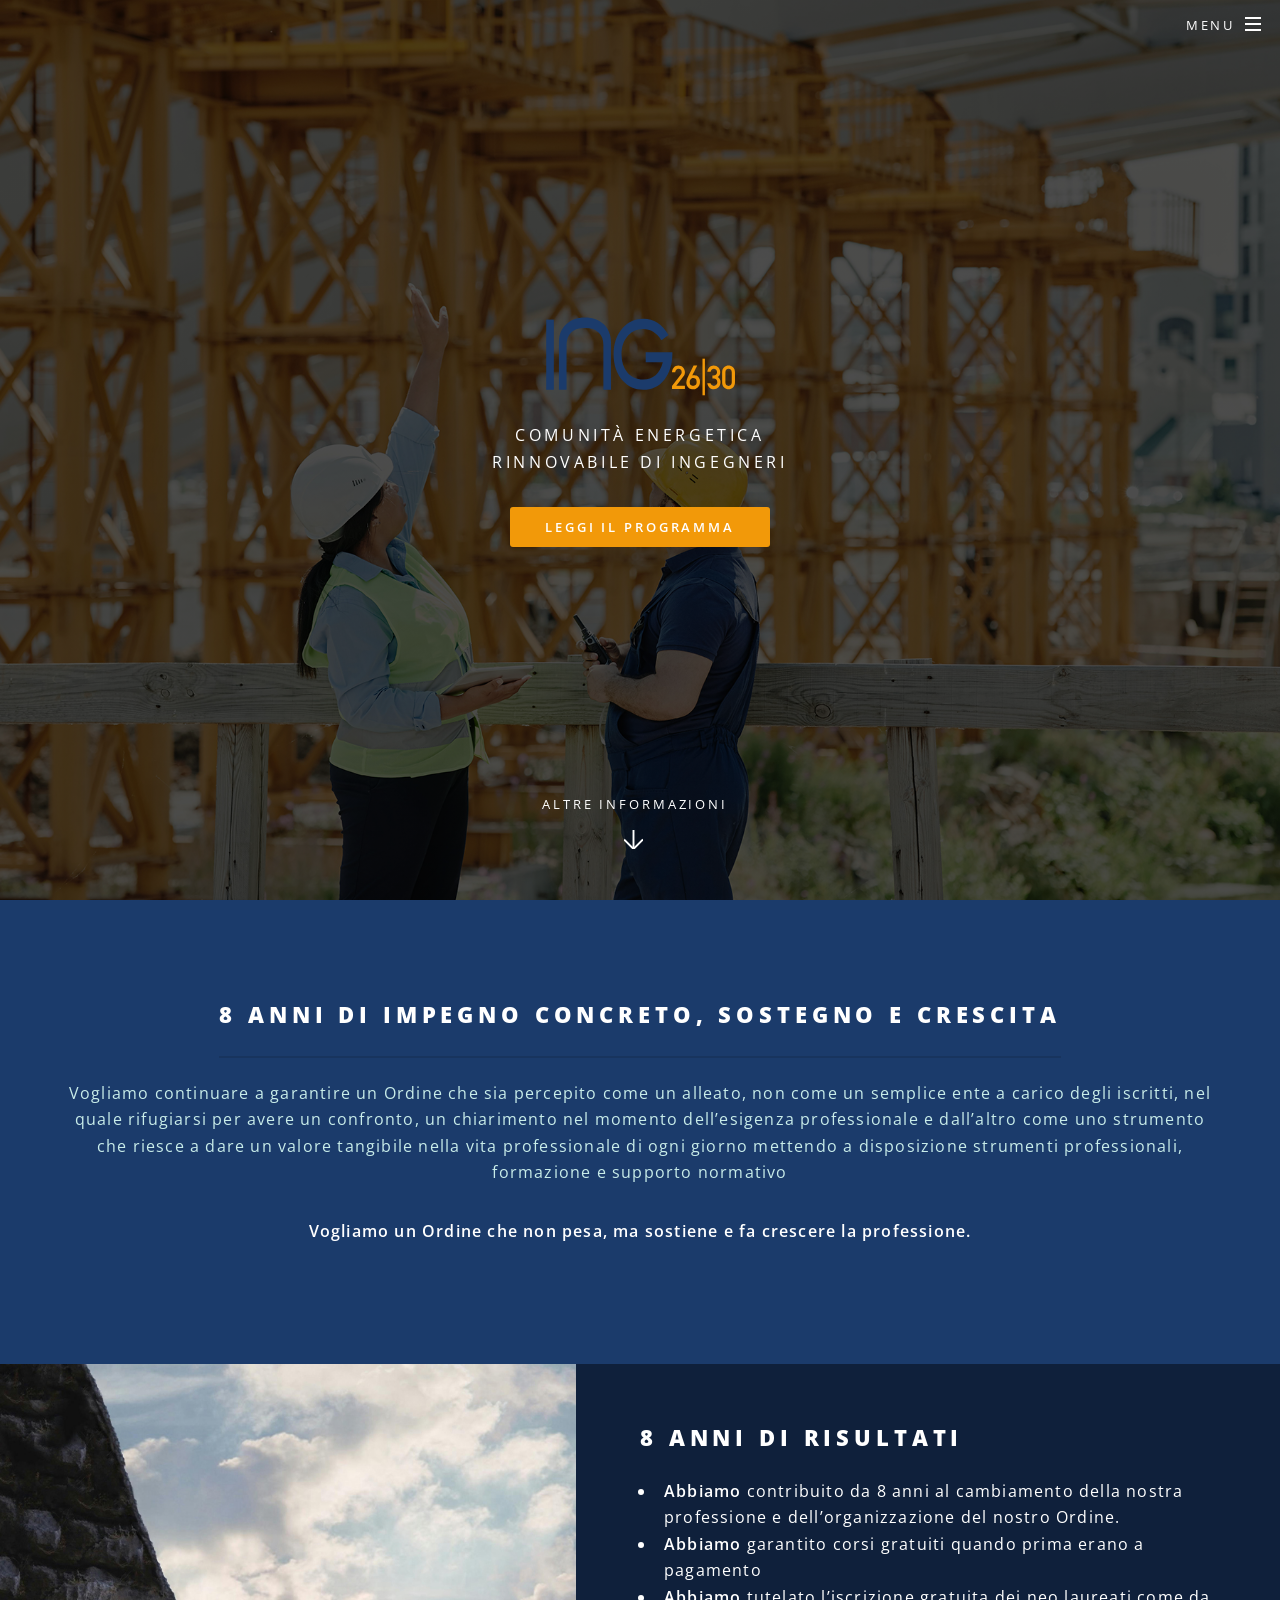
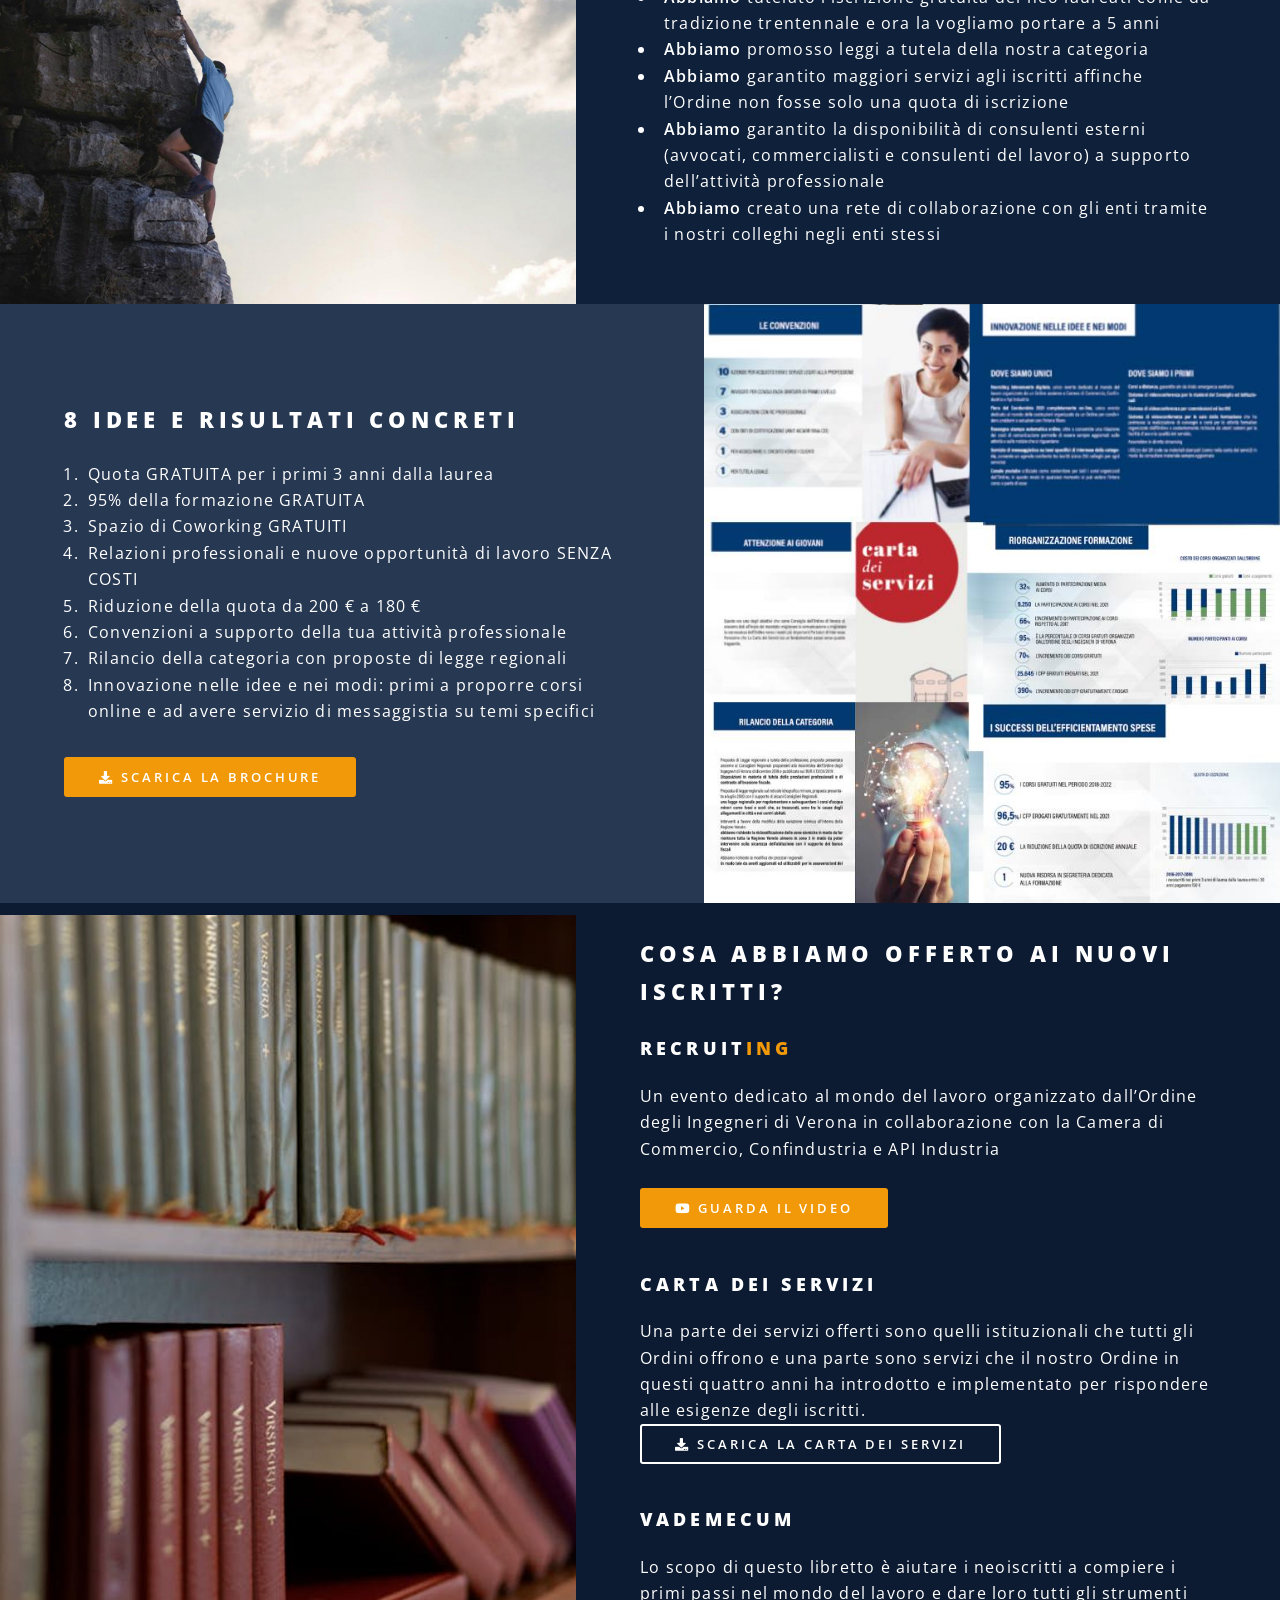
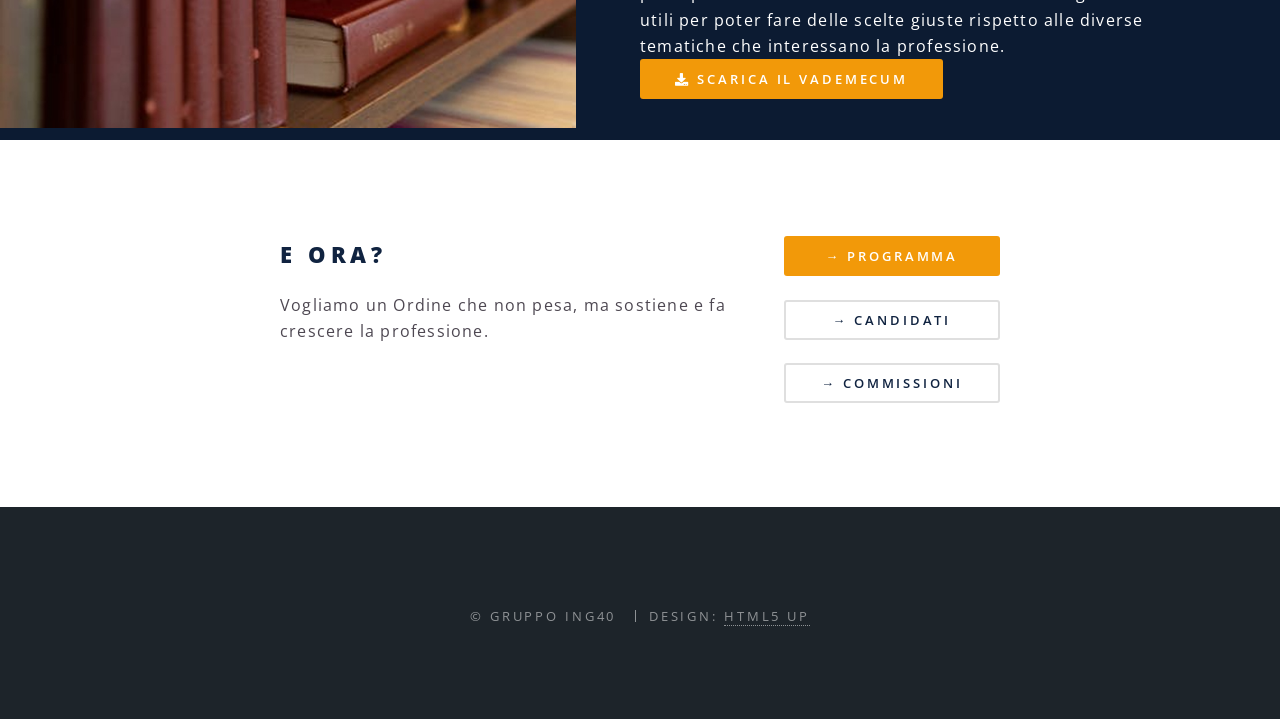
<file: docs/index.html>
<!DOCTYPE HTML>
<html>

<head>
	<title>ING 26-30</title>
	<meta charset="utf-8" />
	<meta name="viewport" content="width=device-width, initial-scale=1, user-scalable=no" />
	<link rel="stylesheet" href="assets/css/main.css" />
	<noscript>
		<link rel="stylesheet" href="assets/css/noscript.css" />
	</noscript>
	<link rel="icon" type="image/svg+xml" href="images/logo.svg">
</head>

<body class="landing is-preload">

	<!-- Page Wrapper -->
	<div id="page-wrapper">

		<!-- Header -->
		<header id="header" class="alt">
			<h1><a href="index.html">ING 26-30</a></h1>
			<nav id="nav">
				<ul>
					<li class="special">
						<a href="#menu" class="menuToggle"><span>Menu</span></a>
						<div id="menu">
							<ul>
								<li><a href="index.html">Home</a></li>
								<li><a href="programma.html">Programma</a></li>
								<li><a href="commissioni.html">Commissioni</a></li>
								<li><a href="candidati.html">Candidati</a></li>
								<li><a href="aperitivi.html">Aperitivi</a></li>
							</ul>
						</div>
					</li>
				</ul>
			</nav>
		</header>

		<!-- Banner -->
		<section id="banner">
			<div class="inner">
				<img src="images/logo.svg" alt="Logo" style="display:block; margin:0 auto 1.5em; max-width:200px;" />
				<p>Comunità Energetica<br />
					Rinnovabile di Ingegneri</p>
				<ul class="actions special">
					<li><a href="programma.html" class="button primary">Leggi il programma</a></li>
				</ul>
			</div>
			<a href="#one" class="more scrolly">Altre informazioni</a>
		</section>

		<!-- One -->
		<section id="one" class="wrapper style1 special">
			<div class="inner">
				<header class="major">
					<h2>8 anni di impegno concreto, sostegno e crescita</h2>
					<p>Vogliamo continuare a garantire un Ordine che sia percepito come un alleato, non come un semplice
						ente a carico degli iscritti, nel quale rifugiarsi per avere un confronto, un chiarimento nel
						momento dell’esigenza professionale e dall’altro come uno strumento che riesce a dare un valore
						tangibile nella vita professionale di ogni giorno mettendo a disposizione strumenti
						professionali, formazione e supporto normativo
					</p>
					<p><strong>Vogliamo un Ordine che non pesa, ma sostiene e fa crescere la professione.</strong></p>
				</header>
			</div>
		</section>

		<!-- Two -->
		<section id="two" class="wrapper alt style2">
			<section class="spotlight">
				<div class="image"><img src="images/pic01.jpg" alt="" /></div>
				<div class="content">
					<h2>8 anni di risultati</h2>
					<ul>
						<li><strong>Abbiamo</strong> contribuito da 8 anni al cambiamento della nostra professione e
							dell’organizzazione del
							nostro Ordine.</li>
						<li><strong>Abbiamo</strong> garantito corsi gratuiti quando prima erano a
							pagamento</li>
						<li><strong>Abbiamo</strong> tutelato l’iscrizione gratuita dei neo laureati come da
							tradizione trentennale e ora la
							vogliamo portare a 5 anni</li>
						<li><strong>Abbiamo</strong> promosso leggi a tutela della nostra
							categoria</li>
						<li><strong>Abbiamo</strong> garantito maggiori servizi agli iscritti affinche l’Ordine non
							fosse
							solo una quota di
							iscrizione</li>
						<li><strong>Abbiamo</strong> garantito la disponibilità di consulenti esterni
							(avvocati, commercialisti e consulenti
							del lavoro) a supporto dell’attività professionale</li>
						<li><strong>Abbiamo</strong> creato una rete di collaborazione con gli enti tramite i nostri
							colleghi
							negli enti
							stessi</li>
					</ul>
				</div>
			</section>
			<section class="spotlight">
				<div class="image"><img src="images/pic03.jpg" alt="" /></div>
				<div class="content">
					<h2>8 idee e risultati concreti</h2>
					<ol>
						<li>Quota GRATUITA per i primi 3 anni dalla laurea</li>
						<li>95% della formazione GRATUITA</li>
						<li>Spazio di Coworking GRATUITI</li>
						<li>Relazioni professionali e nuove opportunità di lavoro SENZA COSTI</li>
						<li>Riduzione della quota da 200 € a 180 €</li>
						<li>Convenzioni a supporto della tua attività professionale</li>
						<li>Rilancio della categoria con proposte di legge regionali</li>
						<li>Innovazione nelle idee e nei modi: primi a proporre corsi online e ad avere servizio di
							messaggistia su temi specifici</li>
					</ol>
					<ul class="actions">
						<li><a href="assets/BROCHURE REPORT ATTIVITA COMPLETO_LEGGERO-1.pdf" target="_blank"
								class="button primary icon solid fa-download">Scarica la brochure</a></li>
					</ul>
				</div>

			</section>
			<section class="spotlight">
				<div class="image"><img src="images/pic02.jpg" alt="" /></div>
				<div class="content">
					<h2>Cosa abbiamo offerto ai nuovi iscritti?</h2>

					<h3>Recruit<span style="color: #F29909;">ING</span></h3>
					<p>Un evento dedicato al mondo del lavoro organizzato dall’Ordine degli Ingegneri di Verona
						in collaborazione con la Camera di Commercio, Confindustria e API Industria
						<br><br>
						<a href="http://www.youtube.com/watch?v=To8ZgFD3PPs" target="_blank"
							class="button primary icon brands fa-youtube">Guarda il video</a>
					</p>

					<h3>CARTA DEI SERVIZI</h3>
					<p>Una parte dei servizi offerti sono quelli istituzionali che tutti gli Ordini offrono e una parte
						sono servizi che il nostro Ordine in questi quattro anni ha introdotto e implementato per
						rispondere
						alle esigenze degli iscritti.
						<br>
						<a href="https://ingegneri.vr.it/carta-dei-servizi/" target="_blank"
							class="button icon solid fa-download">Scarica la carta dei servizi</a>
					</p>

					<h3>VADEMECUM</h3>
					<p>Lo scopo di questo libretto è aiutare i neoiscritti a compiere i primi passi nel mondo del lavoro
						e
						dare loro tutti gli strumenti utili per poter fare delle scelte giuste rispetto alle diverse
						tematiche che interessano la professione.
						<br>
						<a href="http://ingegneri.vr.it/il-vademecum/" target="_blank"
							class="button primary icon solid fa-download">Scarica il vademecum</a>
					</p>
				</div>

			</section>
		</section>

		<!-- CTA -->
		<section id="cta" class="wrapper style5">
			<div class="inner">
				<header>
					<h2>E ora?</h2>
					<p>Vogliamo un Ordine che non pesa, ma sostiene e fa crescere la professione.</p>
				</header>
				<ul class="actions stacked">
					<li><a href="programma.html" class="button fit primary">→ programma</a></li>
					<li><a href="candidati.html" class="button fit">→ candidati</a></li>
					<li><a href="commissioni.html" class="button fit">→ commissioni</a></li>
				</ul>
			</div>
		</section>

		<!-- Footer -->
		<footer id="footer">
			<!--<ul class="icons">
							<li><a href="#" class="icon brands fa-linkedin"><span class="label">LinkedIn</span></a></li>
						</ul>-->
			<ul class="copyright">
				<li>&copy; Gruppo ING40</li>
				<li>Design: <a href="http://html5up.net">HTML5 UP</a></li>
			</ul>
		</footer>

	</div>

	<!-- Scripts -->
	<script src="assets/js/jquery.min.js"></script>
	<script src="assets/js/jquery.scrollex.min.js"></script>
	<script src="assets/js/jquery.scrolly.min.js"></script>
	<script src="assets/js/browser.min.js"></script>
	<script src="assets/js/breakpoints.min.js"></script>
	<script src="assets/js/util.js"></script>
	<script src="assets/js/main.js"></script>

</body>

</html>
</file>
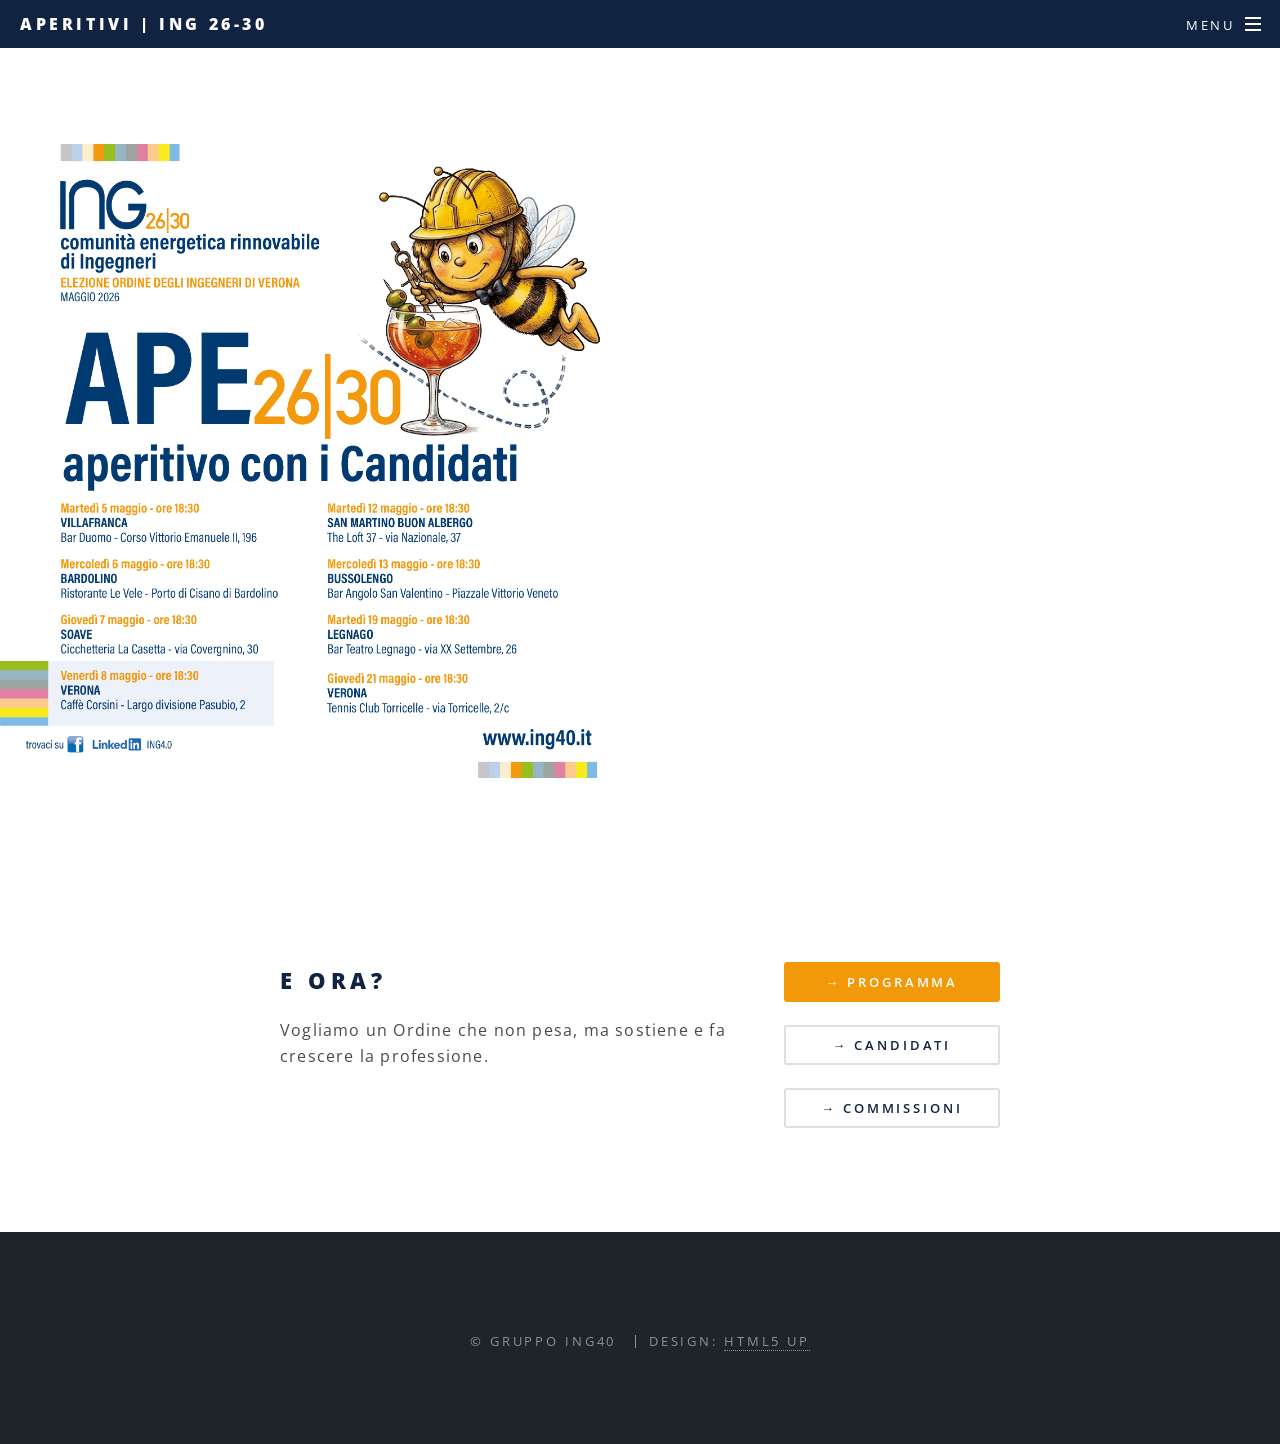
<file: docs/aperitivi.html>
<!DOCTYPE HTML>
<!--
	Spectral by HTML5 UP
	html5up.net | @ajlkn
	Free for personal and commercial use under the CCA 3.0 license (html5up.net/license)
-->
<html>

<head>
	<title>Aperitivi | ING 26-30</title>
	<meta charset="utf-8" />
	<meta name="viewport" content="width=device-width, initial-scale=1, user-scalable=no" />
	<link rel="stylesheet" href="assets/css/main.css" />
	<noscript>
		<link rel="stylesheet" href="assets/css/noscript.css" />
	</noscript>
	<link rel="icon" type="image/svg+xml" href="images/logo.svg">
</head>

<body class="is-preload">

	<!-- Page Wrapper -->
	<div id="page-wrapper">

		<!-- Header -->
		<header id="header">
			<h1><a href="index.html">Aperitivi | ING 26-30</a></h1>
			<nav id="nav">
				<ul>
					<li class="special">
						<a href="#menu" class="menuToggle"><span>Menu</span></a>
						<div id="menu">
							<ul>
								<li><a href="index.html">Home</a></li>
								<li><a href="programma.html">Programma</a></li>
								<li><a href="commissioni.html">Commissioni</a></li>
								<li><a href="candidati.html">Candidati</a></li>
								<li><a href="aperitivi.html">Aperitivi</a></li>
							</ul>
						</div>
					</li>
				</ul>
			</nav>
		</header>

		<!-- Main -->
		<article id="main">
			<section class="inner wrapper style5">
				<div class="row gtr-50 gtr-uniform">
					<div class="col-6 col-12-small"><span class="image fit"><a href="images/aperitivi.png"
								target="_blank"><img src="images/aperitivi.png" alt="Aperitivo"
									style="display:block; margin:0 auto 1.5em;" /></a></span></div>

				</div>
			</section>
		</article>

		<!-- CTA -->
		<section id="cta" class="wrapper style5">
			<div class="inner">
				<header>
					<h2>E ora?</h2>
					<p>Vogliamo un Ordine che non pesa, ma sostiene e fa crescere la professione.</p>
				</header>
				<ul class="actions stacked">
					<li><a href="programma.html" class="button fit primary">→ programma</a></li>
					<li><a href="candidati.html" class="button fit">→ candidati</a></li>
					<li><a href="commissioni.html" class="button fit">→ commissioni</a></li>
				</ul>
			</div>
		</section>

		<!-- Footer -->
		<footer id="footer">
			<!--<ul class="icons">
							<li><a href="#" class="icon brands fa-linkedin"><span class="label">LinkedIn</span></a></li>
						</ul>-->
			<ul class="copyright">
				<li>&copy; Gruppo ING40</li>
				<li>Design: <a href="http://html5up.net">HTML5 UP</a></li>
			</ul>
		</footer>

	</div>

	<!-- Scripts -->
	<script src="assets/js/jquery.min.js"></script>
	<script src="assets/js/jquery.scrollex.min.js"></script>
	<script src="assets/js/jquery.scrolly.min.js"></script>
	<script src="assets/js/browser.min.js"></script>
	<script src="assets/js/breakpoints.min.js"></script>
	<script src="assets/js/util.js"></script>
	<script src="assets/js/main.js"></script>

</body>

</html>
</file>
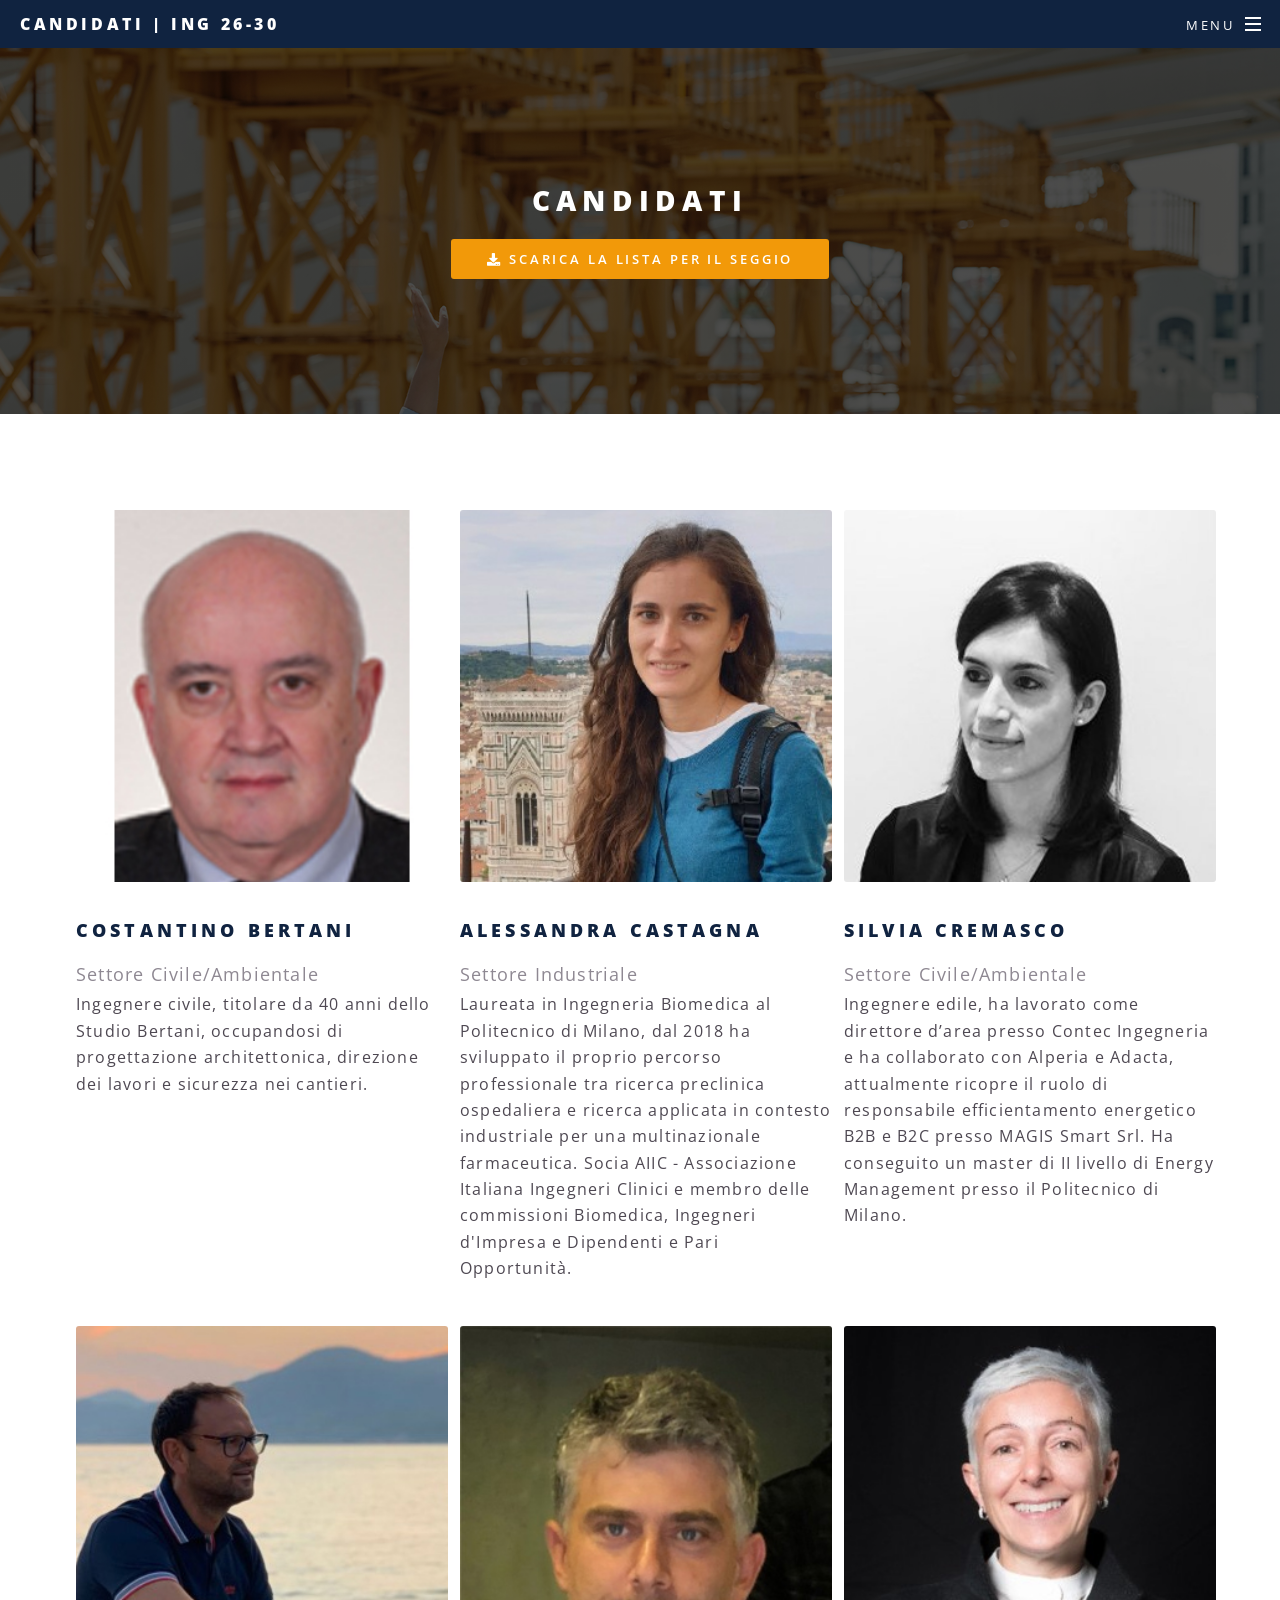
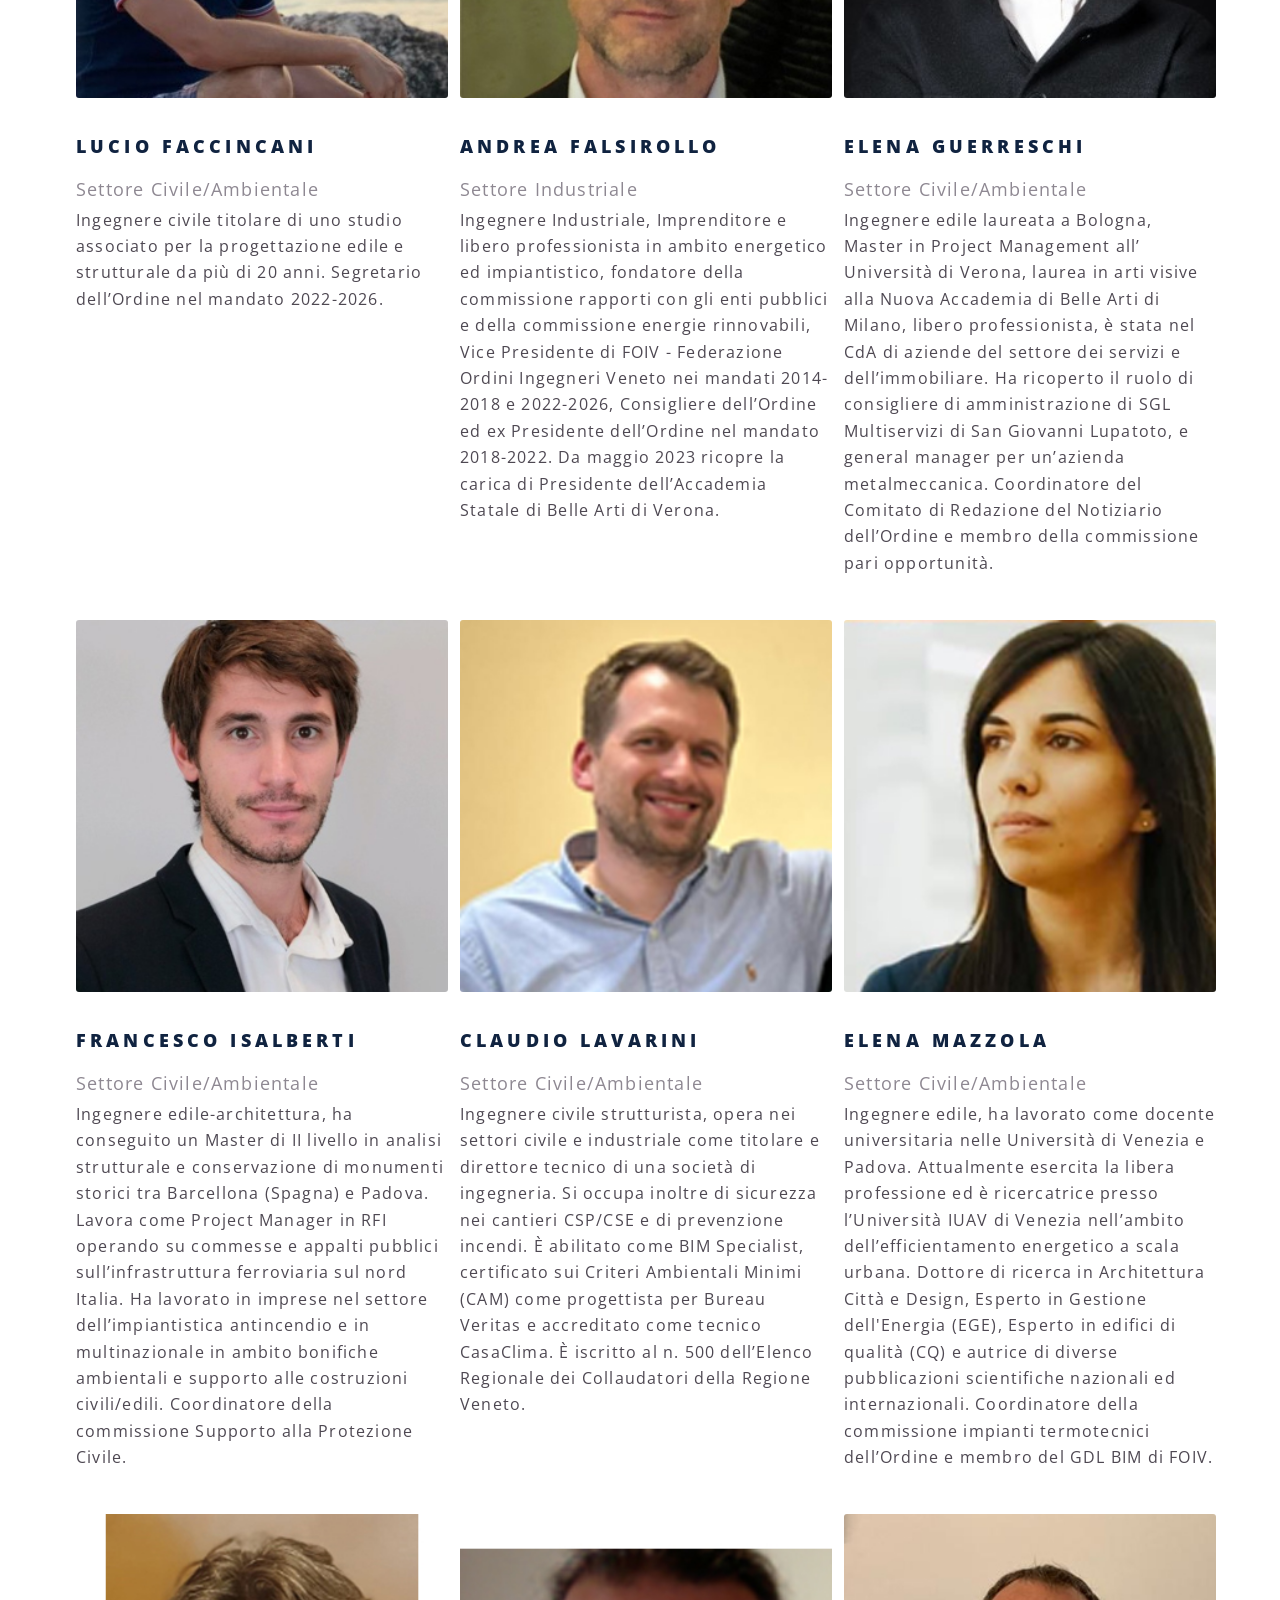
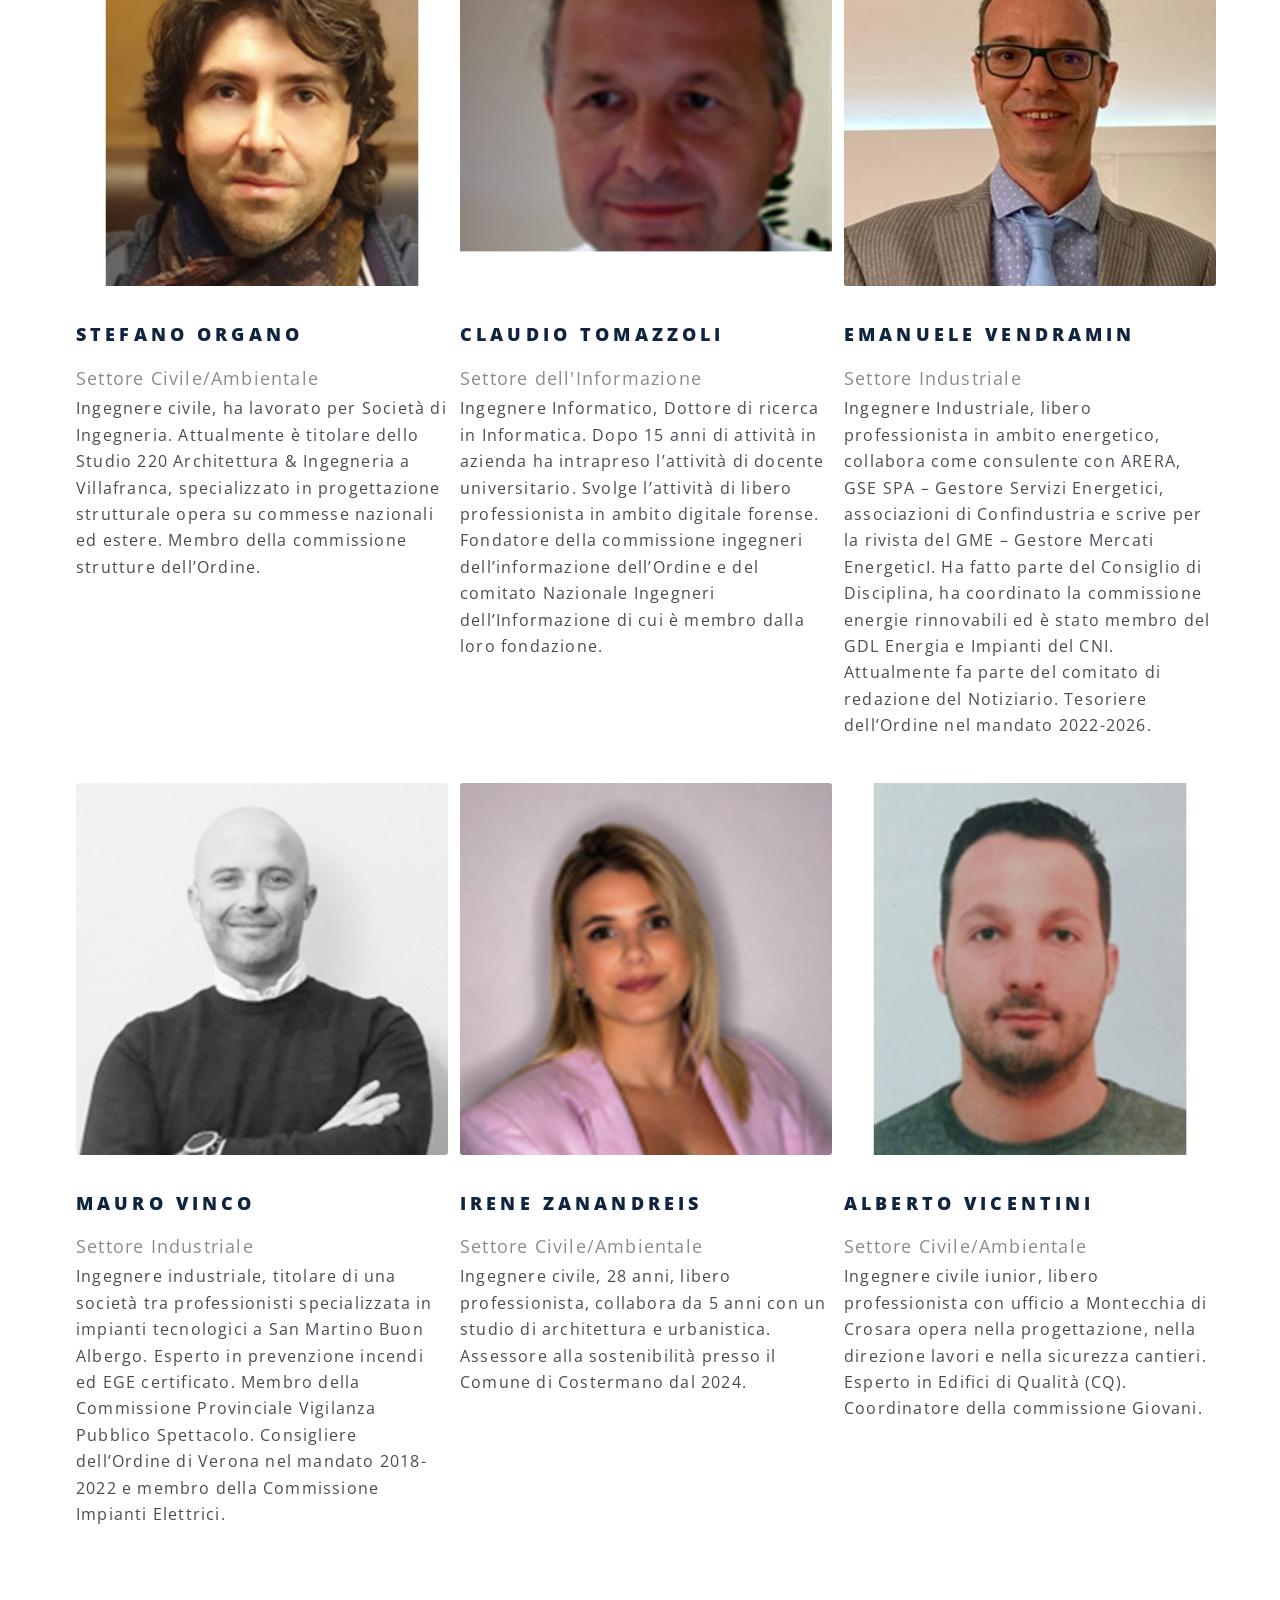
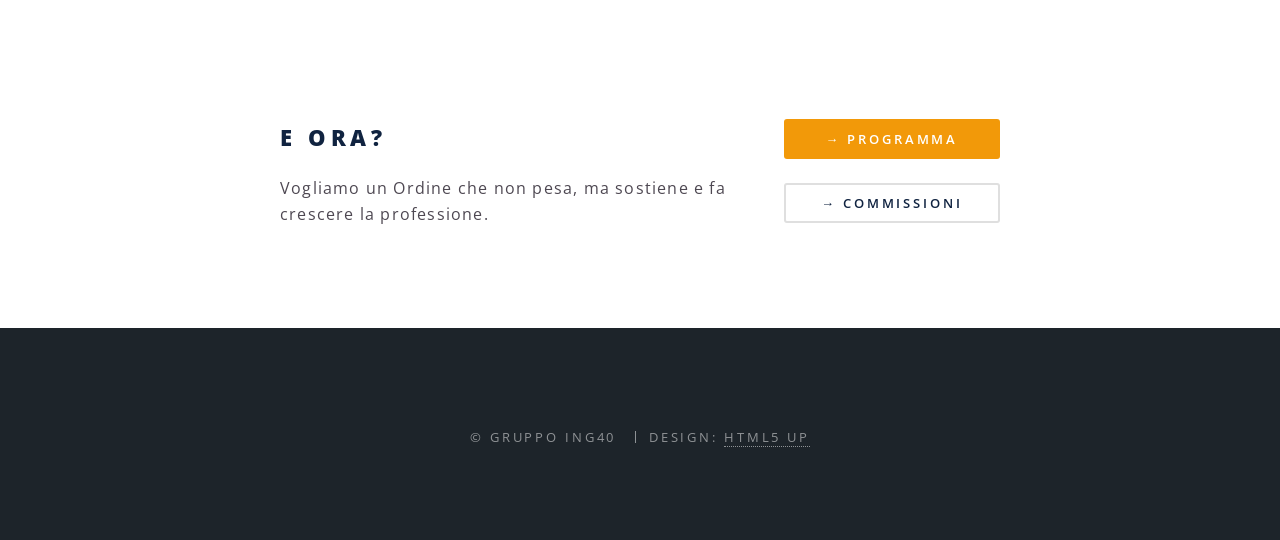
<file: docs/candidati.html>
<!DOCTYPE HTML>
<!--
	Spectral by HTML5 UP
	html5up.net | @ajlkn
	Free for personal and commercial use under the CCA 3.0 license (html5up.net/license)
-->
<html>

<head>
	<title>Candidati | ING 26-30</title>
	<meta charset="utf-8" />
	<meta name="viewport" content="width=device-width, initial-scale=1, user-scalable=no" />
	<link rel="stylesheet" href="assets/css/main.css" />
	<noscript>
		<link rel="stylesheet" href="assets/css/noscript.css" />
	</noscript>
	<link rel="icon" type="image/svg+xml" href="images/logo.svg">
</head>

<body class="is-preload">

	<!-- Page Wrapper -->
	<div id="page-wrapper">

		<!-- Header -->
		<header id="header">
			<h1><a href="index.html">Candidati | ING 26-30</a></h1>
			<nav id="nav">
				<ul>
					<li class="special">
						<a href="#menu" class="menuToggle"><span>Menu</span></a>
						<div id="menu">
							<ul>
								<li><a href="index.html">Home</a></li>
								<li><a href="programma.html">Programma</a></li>
								<li><a href="commissioni.html">Commissioni</a></li>
								<li><a href="candidati.html">Candidati</a></li>
								<li><a href="aperitivi.html">Aperitivi</a></li>
							</ul>
						</div>
					</li>
				</ul>
			</nav>
		</header>

		<!-- Main -->
		<article id="main">
			<header>
				<h2>Candidati</h2>
				<ul class="actions special">
					<li><a href="images/ing40-lista.jpeg" target="_blank"
							class="button primary icon solid fa-download">Scarica la lista per il seggio</a></li>
				</ul>
			</header>
			<section class="wrapper style5">
				<div class="inner row gtr-50 gtr-uniform">

					<div class="col-4 col-12-small">
						<span class="image fit"><img src="images/c_bertani.jpg" alt="" /></span>
						<header>
							<h3>COSTANTINO BERTANI</h3>
							<p style="margin-bottom: 0px !important;">Settore Civile/Ambientale</p>
						</header>
						<p style="margin-bottom: 2em;">Ingegnere civile, titolare da 40 anni dello Studio Bertani,
							occupandosi di progettazione architettonica, direzione dei lavori e sicurezza nei cantieri.
						</p>

					</div>
					<div class="col-4 col-12-small">
						<span class="image fit"><img src="images/c_castagna.jpg" alt="" /></span>
						<header>
							<h3>ALESSANDRA CASTAGNA</h3>
							<p style="margin-bottom: 0px !important;">Settore Industriale</p>
						</header>
						<p style="margin-bottom: 2em;">Laureata in Ingegneria Biomedica al Politecnico di Milano, dal
							2018 ha sviluppato il proprio percorso professionale tra ricerca preclinica ospedaliera e
							ricerca applicata in contesto industriale per una multinazionale farmaceutica. Socia AIIC -
							Associazione Italiana Ingegneri Clinici e membro delle commissioni Biomedica, Ingegneri
							d'Impresa e Dipendenti e Pari Opportunità.</p>

					</div>
					<div class="col-4 col-12-small">
						<span class="image fit"><img src="images/c_cremasco.jpg" alt="" /></span>
						<header>
							<h3>SILVIA CREMASCO</h3>
							<p style="margin-bottom: 0px !important;">Settore Civile/Ambientale</p>
						</header>
						<p style="margin-bottom: 2em;">Ingegnere edile, ha lavorato come direttore d’area presso Contec
							Ingegneria e ha collaborato con Alperia e Adacta, attualmente ricopre il ruolo di
							responsabile efficientamento energetico B2B e B2C presso MAGIS Smart Srl. Ha conseguito un
							master di II livello di Energy Management presso il Politecnico di Milano.</p>

					</div>
					<div class="col-4 col-12-small">
						<span class="image fit"><img src="images/c_faccincani.jpg" alt="" /></span>
						<header>
							<h3>LUCIO FACCINCANI</h3>
							<p style="margin-bottom: 0px !important;">Settore Civile/Ambientale</p>
						</header>
						<p style="margin-bottom: 2em;">Ingegnere civile titolare di uno studio associato per la
							progettazione edile e strutturale da più di 20 anni. Segretario dell’Ordine nel mandato
							2022-2026.</p>

					</div>
					<div class="col-4 col-12-small">
						<span class="image fit"><img src="images/c_falsirollo.jpg" alt="" /></span>
						<header>
							<h3>ANDREA FALSIROLLO</h3>
							<p style="margin-bottom: 0px !important;">Settore Industriale</p>
						</header>
						<p style="margin-bottom: 2em;">Ingegnere Industriale, Imprenditore e libero professionista in
							ambito energetico ed impiantistico, fondatore della commissione rapporti con gli enti
							pubblici e della commissione energie rinnovabili, Vice Presidente di FOIV - Federazione
							Ordini Ingegneri Veneto nei mandati 2014-2018 e 2022-2026, Consigliere dell’Ordine ed ex
							Presidente dell’Ordine nel mandato 2018-2022. Da maggio 2023 ricopre la carica di Presidente
							dell’Accademia Statale di Belle Arti di Verona.</p>

					</div>
					<div class="col-4 col-12-small">
						<span class="image fit"><img src="images/c_guerreschi.jpg" alt="" /></span>
						<header>
							<h3>ELENA GUERRESCHI</h3>
							<p style="margin-bottom: 0px !important;">Settore Civile/Ambientale</p>
						</header>
						<p style="margin-bottom: 2em;">Ingegnere edile laureata a Bologna, Master in Project Management
							all’ Università di Verona, laurea in arti visive alla Nuova Accademia di Belle Arti di
							Milano, libero professionista, è stata nel CdA di aziende del settore dei servizi e
							dell’immobiliare. Ha ricoperto il ruolo di consigliere di amministrazione di SGL
							Multiservizi di San Giovanni Lupatoto, e general manager per un’azienda metalmeccanica.
							Coordinatore del Comitato di Redazione del Notiziario dell’Ordine e membro della commissione
							pari opportunità.</p>

					</div>
					<div class="col-4 col-12-small">
						<span class="image fit"><img src="images/c_isalberti.jpg" alt="" /></span>
						<header>
							<h3>FRANCESCO ISALBERTI</h3>
							<p style="margin-bottom: 0px !important;">Settore Civile/Ambientale</p>
						</header>
						<p style="margin-bottom: 2em;">Ingegnere edile-architettura, ha conseguito un Master di II
							livello in analisi strutturale e conservazione di monumenti storici tra Barcellona (Spagna)
							e Padova. Lavora come Project Manager in RFI operando su commesse e appalti pubblici
							sull’infrastruttura ferroviaria sul nord Italia. Ha lavorato in imprese nel settore
							dell’impiantistica antincendio e in multinazionale in ambito bonifiche ambientali e supporto
							alle costruzioni civili/edili. Coordinatore della commissione Supporto alla Protezione
							Civile.</p>

					</div>
					<div class="col-4 col-12-small">
						<span class="image fit"><img src="images/c_lavarini.jpg" alt="" /></span>
						<header>
							<h3>CLAUDIO LAVARINI</h3>
							<p style="margin-bottom: 0px !important;">Settore Civile/Ambientale</p>
						</header>
						<p style="margin-bottom: 2em;">Ingegnere civile strutturista, opera nei settori civile e
							industriale come titolare e direttore tecnico di una società di ingegneria. Si occupa
							inoltre di sicurezza nei cantieri CSP/CSE e di prevenzione incendi. È abilitato come BIM
							Specialist, certificato sui Criteri Ambientali Minimi (CAM) come progettista per Bureau
							Veritas e accreditato come tecnico CasaClima. È iscritto al n. 500 dell’Elenco Regionale dei
							Collaudatori della Regione Veneto.</p>

					</div>
					<div class="col-4 col-12-small">
						<span class="image fit"><img src="images/c_mazzola.jpg" alt="" /></span>
						<header>
							<h3>ELENA MAZZOLA</h3>
							<p style="margin-bottom: 0px !important;">Settore Civile/Ambientale</p>
						</header>
						<p style="margin-bottom: 2em;">Ingegnere edile, ha lavorato come docente universitaria nelle
							Università di Venezia e Padova. Attualmente esercita la libera professione ed è ricercatrice
							presso l’Università IUAV di Venezia nell’ambito dell’efficientamento energetico a scala
							urbana. Dottore di ricerca in Architettura Città e Design, Esperto in Gestione dell'Energia
							(EGE), Esperto in edifici di qualità (CQ) e autrice di diverse pubblicazioni scientifiche
							nazionali ed internazionali. Coordinatore della commissione impianti termotecnici
							dell’Ordine e membro del GDL BIM di FOIV.</p>

					</div>
					<div class="col-4 col-12-small">
						<span class="image fit"><img src="images/c_organo.jpg" alt="" /></span>
						<header>
							<h3>STEFANO ORGANO</h3>
							<p style="margin-bottom: 0px !important;">Settore Civile/Ambientale</p>
						</header>
						<p style="margin-bottom: 2em;">Ingegnere civile, ha lavorato per Società di Ingegneria.
							Attualmente è titolare dello Studio 220 Architettura & Ingegneria a Villafranca,
							specializzato in progettazione strutturale opera su commesse nazionali ed estere. Membro
							della commissione strutture dell’Ordine.</p>

					</div>
					<div class="col-4 col-12-small">
						<span class="image fit"><img src="images/c_tomazzoli.jpg" alt="" /></span>
						<header>
							<h3>CLAUDIO TOMAZZOLI</h3>
							<p style="margin-bottom: 0px !important;">Settore dell'Informazione</p>
						</header>
						<p style="margin-bottom: 2em;">Ingegnere Informatico, Dottore di ricerca in Informatica. Dopo 15
							anni di attività in azienda ha intrapreso l’attività di docente universitario. Svolge
							l’attività di libero professionista in ambito digitale forense. Fondatore della commissione
							ingegneri dell’informazione dell’Ordine e del comitato Nazionale Ingegneri dell’Informazione
							di cui è membro dalla loro fondazione.</p>

					</div>
					<div class="col-4 col-12-small">
						<span class="image fit"><img src="images/c_vendramin.jpg" alt="" /></span>
						<header>
							<h3>EMANUELE VENDRAMIN</h3>
							<p style="margin-bottom: 0px !important;">Settore Industriale</p>
						</header>
						<p style="margin-bottom: 2em;">Ingegnere Industriale, libero professionista in ambito
							energetico, collabora come consulente con ARERA, GSE SPA – Gestore Servizi Energetici,
							associazioni di Confindustria e scrive per la rivista del GME – Gestore Mercati EnergeticI.
							Ha fatto parte del Consiglio di Disciplina, ha coordinato la commissione energie rinnovabili
							ed è stato membro del GDL Energia e Impianti del CNI. Attualmente fa parte del comitato di
							redazione del Notiziario. Tesoriere dell’Ordine nel mandato 2022-2026.</p>

					</div>
					<div class="col-4 col-12-small">
						<span class="image fit"><img src="images/c_vinco.jpg" alt="" /></span>
						<header>
							<h3>MAURO VINCO</h3>
							<p style="margin-bottom: 0px !important;">Settore Industriale</p>
						</header>
						<p style="margin-bottom: 2em;">Ingegnere industriale, titolare di una società tra professionisti
							specializzata in impianti tecnologici a San Martino Buon Albergo. Esperto in prevenzione
							incendi ed EGE certificato. Membro della Commissione Provinciale Vigilanza Pubblico
							Spettacolo. Consigliere dell’Ordine di Verona nel mandato 2018-2022 e membro della
							Commissione Impianti Elettrici.</p>

					</div>
					<div class="col-4 col-12-small">
						<span class="image fit"><img src="images/c_zanandreis.jpg" alt="" /></span>
						<header>
							<h3>IRENE ZANANDREIS</h3>
							<p style="margin-bottom: 0px !important;">Settore Civile/Ambientale</p>
						</header>
						<p style="margin-bottom: 2em;">Ingegnere civile, 28 anni, libero professionista, collabora da 5
							anni con un studio di architettura e urbanistica. Assessore alla sostenibilità presso il
							Comune di Costermano dal 2024.</p>

					</div>
					<div class="col-4 col-12-small">
						<span class="image fit"><img src="images/c_vicentini.jpg" alt="" /></span>
						<header>
							<h3>ALBERTO VICENTINI</h3>
							<p style="margin-bottom: 0px !important;">Settore Civile/Ambientale</p>
						</header>
						<p style="margin-bottom: 2em;">Ingegnere civile iunior, libero professionista con ufficio a
							Montecchia di Crosara opera nella progettazione, nella direzione lavori e nella sicurezza
							cantieri. Esperto in Edifici di Qualità (CQ). Coordinatore della commissione Giovani.</p>

					</div>

				</div>
			</section>
		</article>

		<!-- CTA -->
		<section id="cta" class="wrapper style5">
			<div class="inner">
				<header>
					<h2>E ora?</h2>
					<p>Vogliamo un Ordine che non pesa, ma sostiene e fa crescere la professione.</p>
				</header>
				<ul class="actions stacked">
					<li><a href="programma.html" class="button fit primary">→ programma</a></li>
					<li><a href="commissioni.html" class="button fit">→ commissioni</a></li>
				</ul>
			</div>
		</section>

		<!-- Footer -->
		<footer id="footer">
			<!--<ul class="icons">
							<li><a href="#" class="icon brands fa-linkedin"><span class="label">LinkedIn</span></a></li>
						</ul>-->
			<ul class="copyright">
				<li>&copy; Gruppo ING40</li>
				<li>Design: <a href="http://html5up.net">HTML5 UP</a></li>
			</ul>
		</footer>

	</div>

	<!-- Scripts -->
	<script src="assets/js/jquery.min.js"></script>
	<script src="assets/js/jquery.scrollex.min.js"></script>
	<script src="assets/js/jquery.scrolly.min.js"></script>
	<script src="assets/js/browser.min.js"></script>
	<script src="assets/js/breakpoints.min.js"></script>
	<script src="assets/js/util.js"></script>
	<script src="assets/js/main.js"></script>

</body>

</html>
</file>
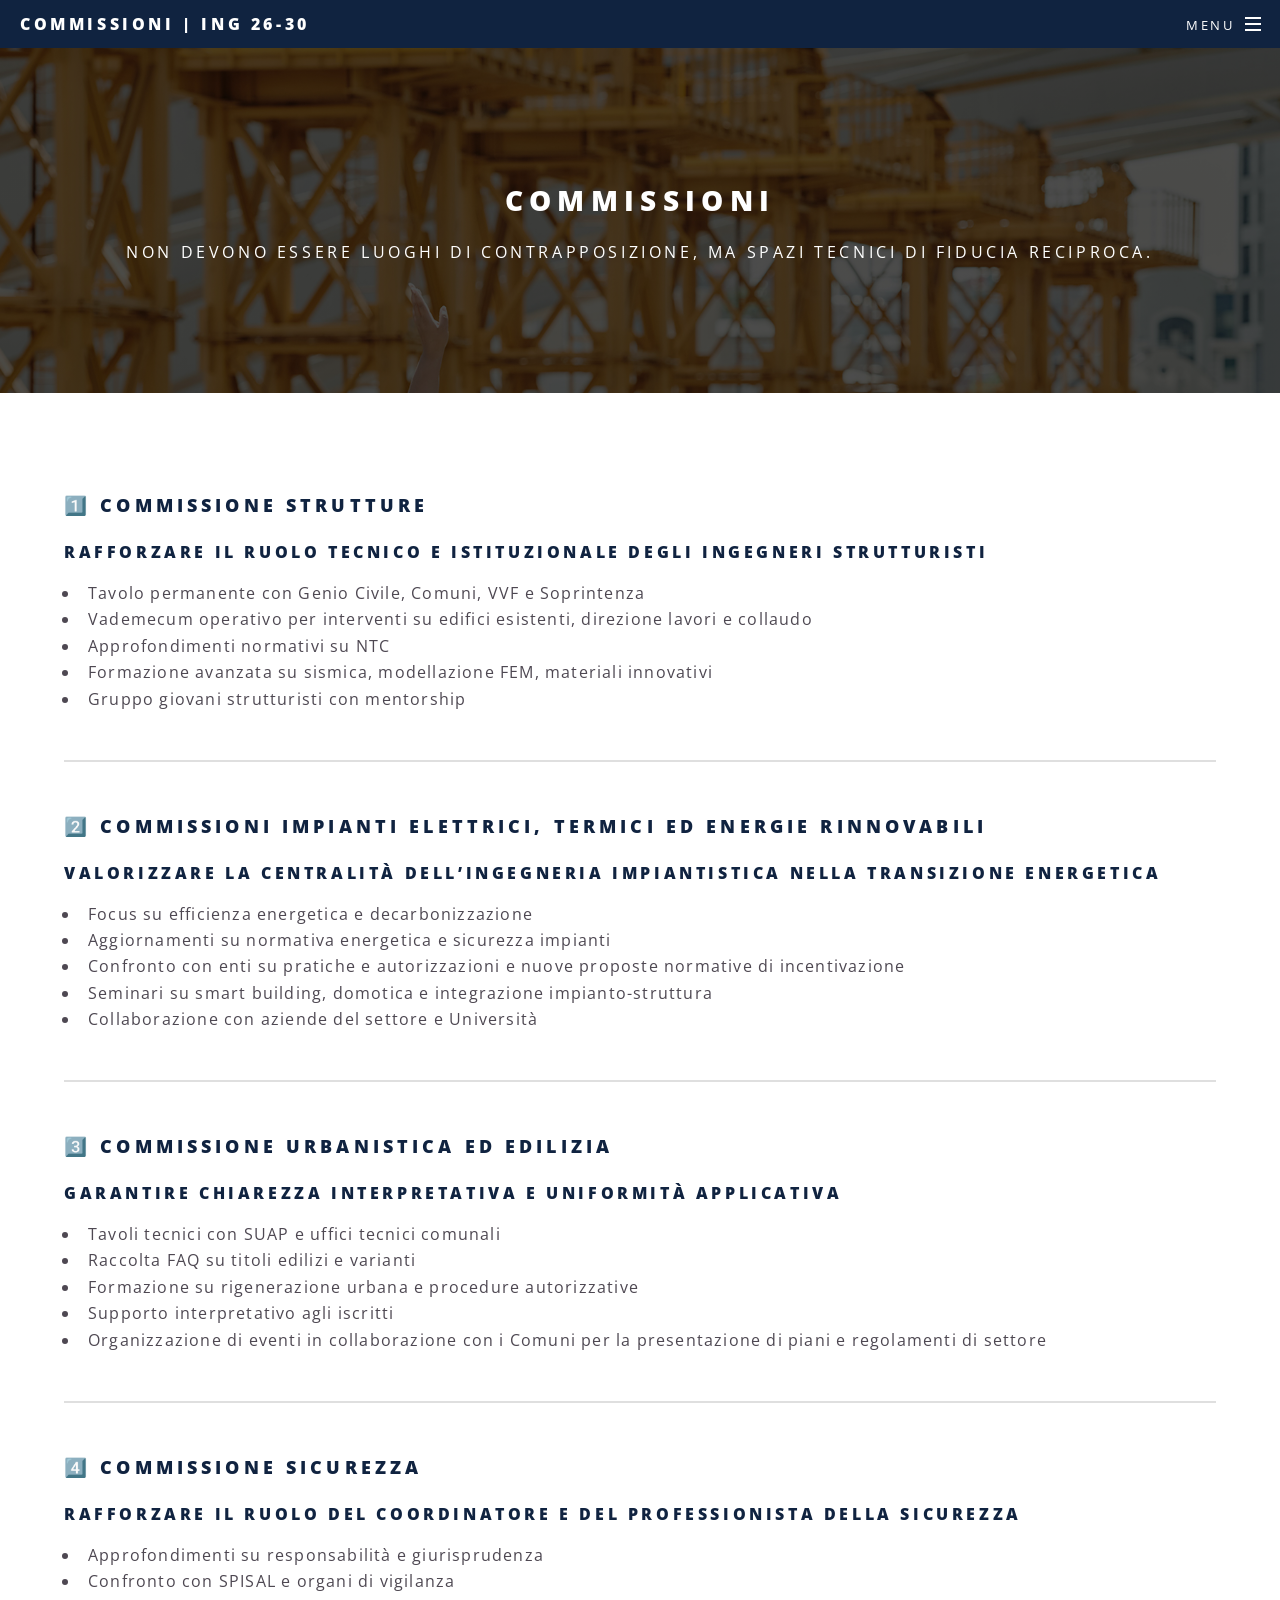
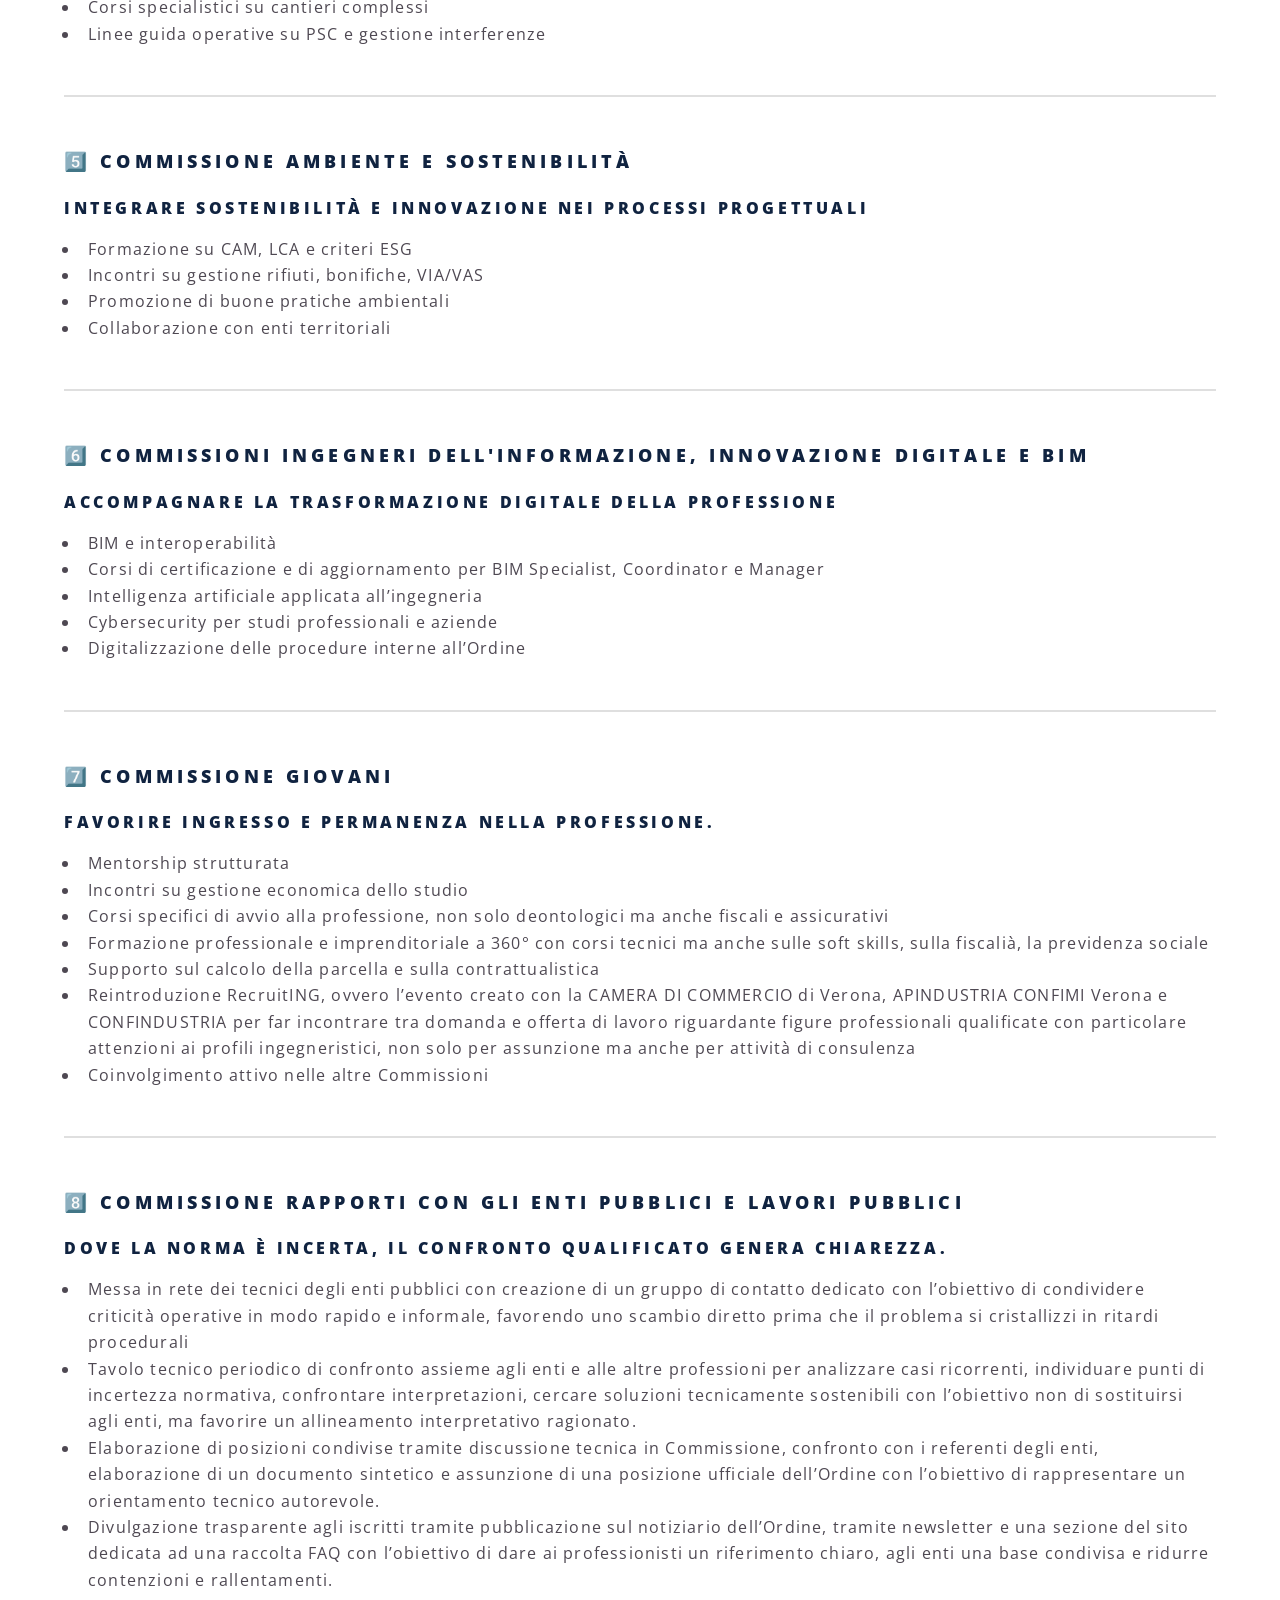
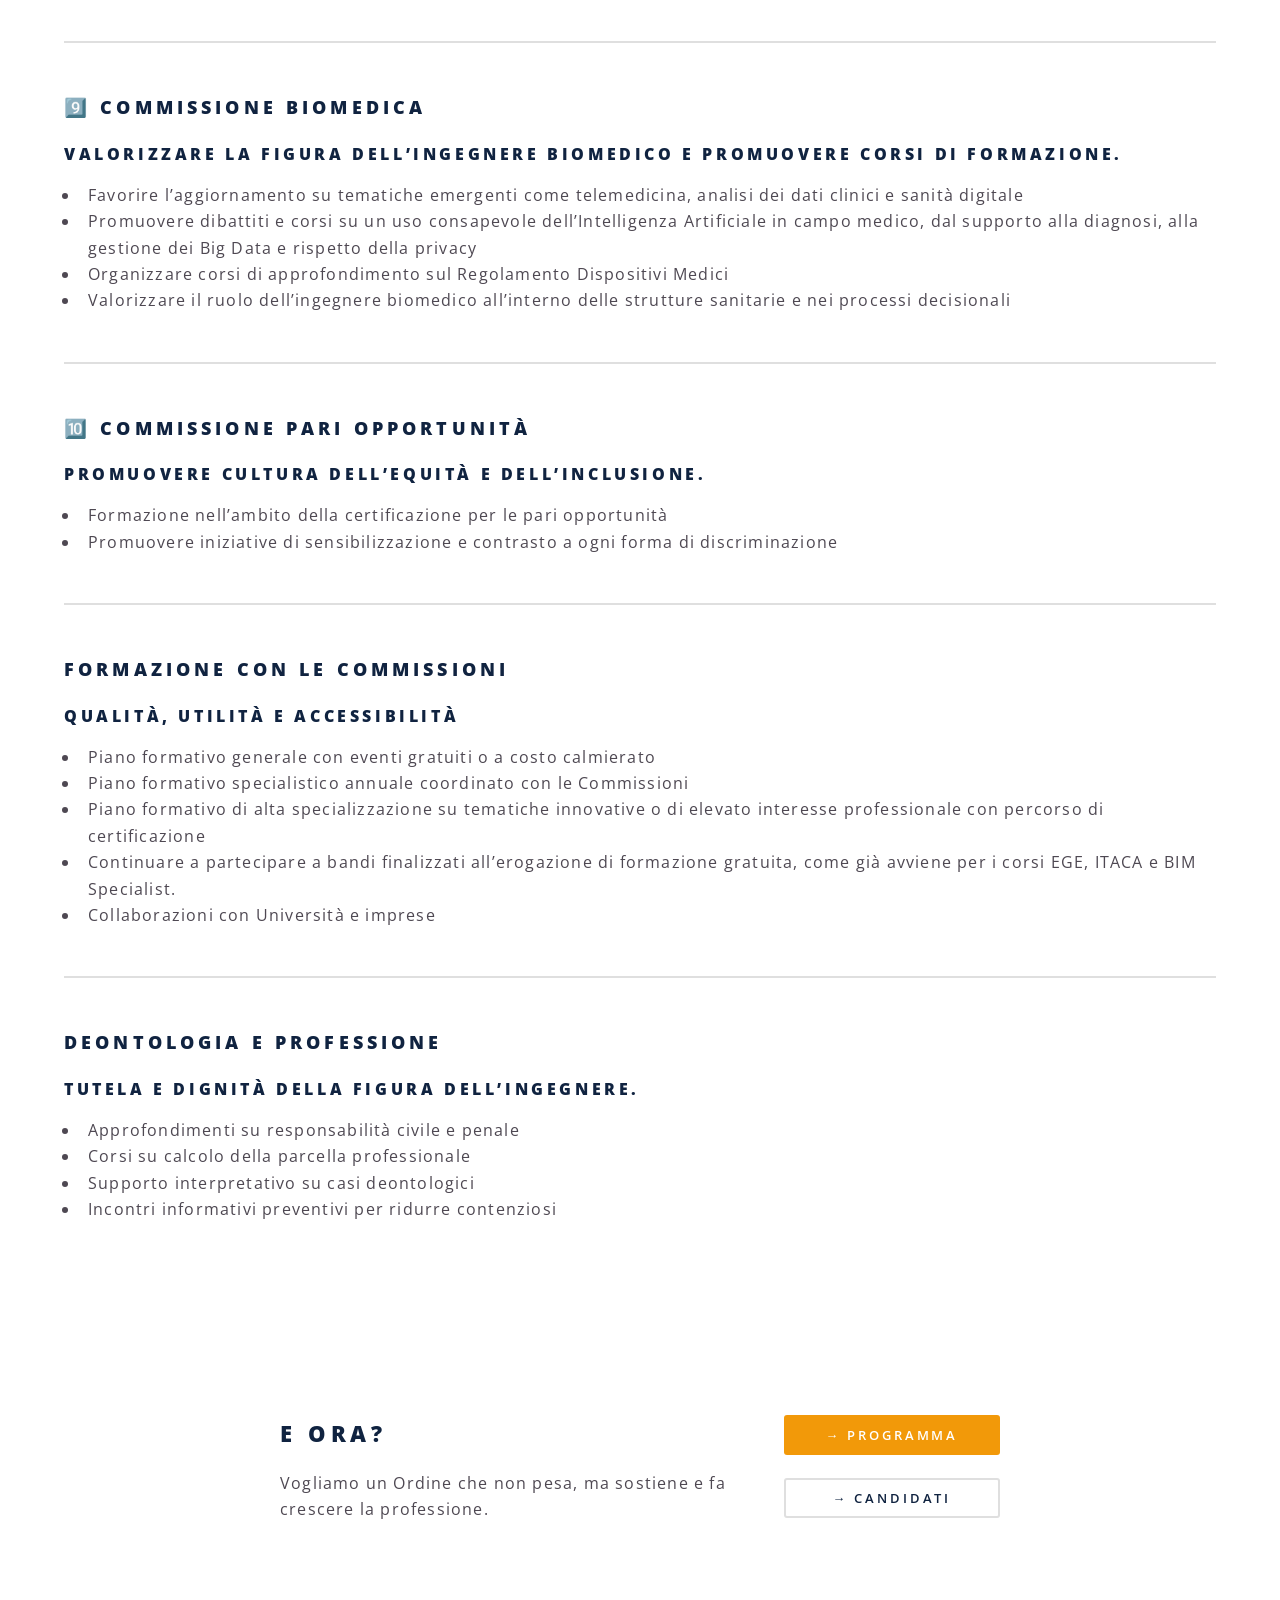
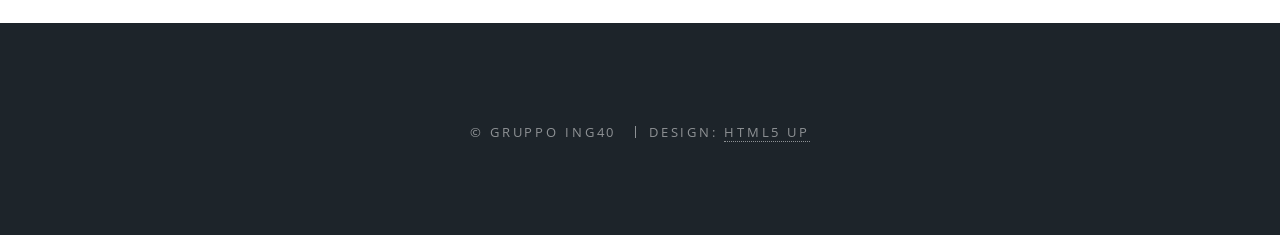
<file: docs/commissioni.html>
<!DOCTYPE HTML>
<!--
	Spectral by HTML5 UP
	html5up.net | @ajlkn
	Free for personal and commercial use under the CCA 3.0 license (html5up.net/license)
-->
<html>

<head>
	<title>Commissioni | ING 26-30</title>
	<meta charset="utf-8" />
	<meta name="viewport" content="width=device-width, initial-scale=1, user-scalable=no" />
	<link rel="stylesheet" href="assets/css/main.css" />
	<noscript>
		<link rel="stylesheet" href="assets/css/noscript.css" />
	</noscript>
	<link rel="icon" type="image/svg+xml" href="images/logo.svg">
</head>

<body class="is-preload">

	<!-- Page Wrapper -->
	<div id="page-wrapper">

		<!-- Header -->
		<header id="header">
			<h1><a href="index.html">Commissioni | ING 26-30</a></h1>
			<nav id="nav">
				<ul>
					<li class="special">
						<a href="#menu" class="menuToggle"><span>Menu</span></a>
						<div id="menu">
							<ul>
								<li><a href="index.html">Home</a></li>
								<li><a href="programma.html">Programma</a></li>
								<li><a href="commissioni.html">Commissioni</a></li>
								<li><a href="candidati.html">Candidati</a></li>
								<li><a href="aperitivi.html">Aperitivi</a></li>
							</ul>
						</div>
					</li>
				</ul>
			</nav>
		</header>

		<!-- Main -->
		<article id="main">
			<header>
				<h2>Commissioni</h2>
				<p>Non devono essere luoghi di contrapposizione, ma spazi tecnici di fiducia reciproca.</p>
			</header>

			<section class="wrapper style5">
				<div class="inner">
					<h3>1️⃣ Commissione Strutture</h3>
					<h4>Rafforzare il ruolo tecnico e istituzionale degli ingegneri strutturisti</h4>
					<ul>
						<li>Tavolo permanente con Genio Civile, Comuni, VVF e Soprintenza</li>
						<li>Vademecum operativo per interventi su edifici esistenti, direzione lavori e collaudo</li>
						<li>Approfondimenti normativi su NTC</li>
						<li>Formazione avanzata su sismica, modellazione FEM, materiali innovativi</li>
						<li>Gruppo giovani strutturisti con mentorship</li>
					</ul>

					<hr>

					<h3>2️⃣ Commissioni Impianti Elettrici, Termici ed Energie Rinnovabili</h3>
					<h4>valorizzare la centralità dell’ingegneria impiantistica nella transizione energetica</h4>
					<ul>
						<li>Focus su efficienza energetica e decarbonizzazione</li>
						<li>Aggiornamenti su normativa energetica e sicurezza impianti</li>
						<li>Confronto con enti su pratiche e autorizzazioni e nuove proposte normative di incentivazione
						</li>
						<li>Seminari su smart building, domotica e integrazione impianto-struttura</li>
						<li>Collaborazione con aziende del settore e Università</li>

					</ul>
					<hr>

					<h3>3️⃣ Commissione Urbanistica ed Edilizia</h3>
					<h4>Garantire chiarezza interpretativa e uniformità applicativa</h4>
					<ul>
						<li>Tavoli tecnici con SUAP e uffici tecnici comunali</li>
						<li>Raccolta FAQ su titoli edilizi e varianti</li>
						<li>Formazione su rigenerazione urbana e procedure autorizzative</li>
						<li>Supporto interpretativo agli iscritti</li>
						<li>Organizzazione di eventi in collaborazione con i Comuni per la presentazione di piani e
							regolamenti di settore</li>

					</ul>
					<hr>

					<h3>4️⃣ Commissione Sicurezza</h3>
					<h4>Rafforzare il ruolo del coordinatore e del professionista della sicurezza</h4>
					<ul>
						<li>Approfondimenti su responsabilità e giurisprudenza</li>
						<li>Confronto con SPISAL e organi di vigilanza</li>
						<li>Corsi specialistici su cantieri complessi</li>
						<li>Linee guida operative su PSC e gestione interferenze</li>

					</ul>


					<hr>

					<h3>5️⃣ Commissione Ambiente e Sostenibilità</h3>
					<h4>Integrare sostenibilità e innovazione nei processi progettuali</h4>
					<ul>
						<li>Formazione su CAM, LCA e criteri ESG</li>
						<li>Incontri su gestione rifiuti, bonifiche, VIA/VAS</li>
						<li>Promozione di buone pratiche ambientali</li>
						<li>Collaborazione con enti territoriali</li>
					</ul>

					<hr>

					<h3>6️⃣ Commissioni Ingegneri dell'Informazione, Innovazione Digitale e BIM</h3>
					<h4>Accompagnare la trasformazione digitale della professione</h4>
					<ul>
						<li>BIM e interoperabilità</li>
						<li>Corsi di certificazione e di aggiornamento per BIM Specialist, Coordinator e Manager</li>
						<li>Intelligenza artificiale applicata all’ingegneria</li>
						<li>Cybersecurity per studi professionali e aziende</li>
						<li>Digitalizzazione delle procedure interne all’Ordine</li>

					</ul>

					<hr>

					<h3>7️⃣ Commissione Giovani</h3>
					<h4>Favorire ingresso e permanenza nella professione.</h4>
					<ul>
						<li>Mentorship strutturata</li>
						<li>Incontri su gestione economica dello studio</li>
						<li>Corsi specifici di avvio alla professione, non solo deontologici ma anche fiscali e
							assicurativi</li>
						<li>Formazione professionale e imprenditoriale a 360° con corsi tecnici ma anche sulle soft
							skills, sulla fiscalià, la previdenza sociale</li>
						<li>Supporto sul calcolo della parcella e sulla contrattualistica</li>
						<li>Reintroduzione RecruitING, ovvero l’evento creato con la CAMERA DI COMMERCIO di Verona,
							APINDUSTRIA CONFIMI Verona e CONFINDUSTRIA per far incontrare tra domanda e offerta di
							lavoro riguardante figure professionali qualificate con particolare attenzioni ai profili
							ingegneristici, non solo per assunzione ma anche per attività di consulenza</li>
						<li>Coinvolgimento attivo nelle altre Commissioni</li>

					</ul>

					<hr>

					<h3>8️⃣ Commissione Rapporti con gli Enti Pubblici e Lavori Pubblici</h3>
					<h4>Dove la norma è incerta, il confronto qualificato genera chiarezza.</h4>
					<ul>
						<li>Messa in rete dei tecnici degli enti pubblici con creazione di un gruppo di contatto
							dedicato con l’obiettivo di condividere criticità operative in modo rapido e informale,
							favorendo uno scambio diretto prima che il problema si cristallizzi in ritardi procedurali
						</li>
						<li>Tavolo tecnico periodico di confronto assieme agli enti e alle altre professioni per
							analizzare casi ricorrenti, individuare punti di incertezza normativa, confrontare
							interpretazioni, cercare soluzioni tecnicamente sostenibili con l’obiettivo non di
							sostituirsi agli enti, ma favorire un allineamento interpretativo ragionato.</li>
						<li>Elaborazione di posizioni condivise tramite discussione tecnica in Commissione, confronto
							con i referenti degli enti, elaborazione di un documento sintetico e assunzione di una
							posizione ufficiale dell’Ordine con l’obiettivo di rappresentare un
							orientamento tecnico autorevole.</li>
						<li>Divulgazione trasparente agli iscritti tramite pubblicazione sul notiziario dell’Ordine,
							tramite newsletter e una sezione del sito dedicata ad una raccolta FAQ con l’obiettivo di
							dare ai professionisti un riferimento chiaro, agli enti una base condivisa e ridurre
							contenzioni e rallentamenti.</li>
					</ul>

					<hr>

					<h3>9️⃣ Commissione Biomedica</h3>
					<h4>Valorizzare la figura dell’ingegnere biomedico e promuovere corsi di formazione.</h4>
					<ul>
						<li>Favorire l’aggiornamento su tematiche emergenti come telemedicina, analisi dei dati clinici
							e sanità digitale</li>
						<li>Promuovere dibattiti e corsi su un uso consapevole dell’Intelligenza Artificiale in campo
							medico, dal supporto alla diagnosi, alla gestione dei Big Data e rispetto della privacy</li>
						<li>Organizzare corsi di approfondimento sul Regolamento Dispositivi Medici</li>
						<li>Valorizzare il ruolo dell’ingegnere biomedico all’interno delle strutture sanitarie e nei
							processi decisionali</li>

					</ul>

					<hr>

					<h3>🔟 Commissione Pari Opportunità</h3>
					<h4>Promuovere cultura dell’equità e dell’inclusione.</h4>
					<ul>
						<li>Formazione nell’ambito della certificazione per le pari opportunità</li>
						<li>Promuovere iniziative di sensibilizzazione e contrasto a ogni forma di discriminazione</li>

					</ul>

					<hr>

					<h3>Formazione con le Commissioni</h3>
					<h4>Qualità, utilità e accessibilità</h4>
					<ul>
						<li>Piano formativo generale con eventi gratuiti o a costo calmierato</li>
						<li>Piano formativo specialistico annuale coordinato con le Commissioni </li>
						<li>Piano formativo di alta specializzazione su tematiche innovative o di elevato interesse
							professionale con percorso di certificazione</li>
						<li>Continuare a partecipare a bandi finalizzati all’erogazione di formazione gratuita, come già
							avviene per i corsi EGE, ITACA e BIM Specialist.</li>
						<li>Collaborazioni con Università e imprese</li>
					</ul>

					<hr>

					<h3>Deontologia e Professione</h3>
					<h4>Tutela e dignità della figura dell’ingegnere.</h4>
					<ul>
						<li>Approfondimenti su responsabilità civile e penale</li>
						<li>Corsi su calcolo della parcella professionale</li>
						<li>Supporto interpretativo su casi deontologici</li>
						<li>Incontri informativi preventivi per ridurre contenziosi</li>

					</ul>

				</div>
			</section>
		</article>

		<!-- CTA -->
		<section id="cta" class="wrapper style5">
			<div class="inner">
				<header>
					<h2>E ora?</h2>
					<p>Vogliamo un Ordine che non pesa, ma sostiene e fa crescere la professione.</p>
				</header>
				<ul class="actions stacked">
					<li><a href="programma.html" class="button fit primary">→ programma</a></li>
					<li><a href="candidati.html" class="button fit">→ candidati</a></li>
				</ul>
			</div>
		</section>

		<!-- Footer -->
		<footer id="footer">
			<!--<ul class="icons">
							<li><a href="#" class="icon brands fa-linkedin"><span class="label">LinkedIn</span></a></li>
						</ul>-->
			<ul class="copyright">
				<li>&copy; Gruppo ING40</li>
				<li>Design: <a href="http://html5up.net">HTML5 UP</a></li>
			</ul>
		</footer>

	</div>

	<!-- Scripts -->
	<script src="assets/js/jquery.min.js"></script>
	<script src="assets/js/jquery.scrollex.min.js"></script>
	<script src="assets/js/jquery.scrolly.min.js"></script>
	<script src="assets/js/browser.min.js"></script>
	<script src="assets/js/breakpoints.min.js"></script>
	<script src="assets/js/util.js"></script>
	<script src="assets/js/main.js"></script>

</body>

</html>
</file>
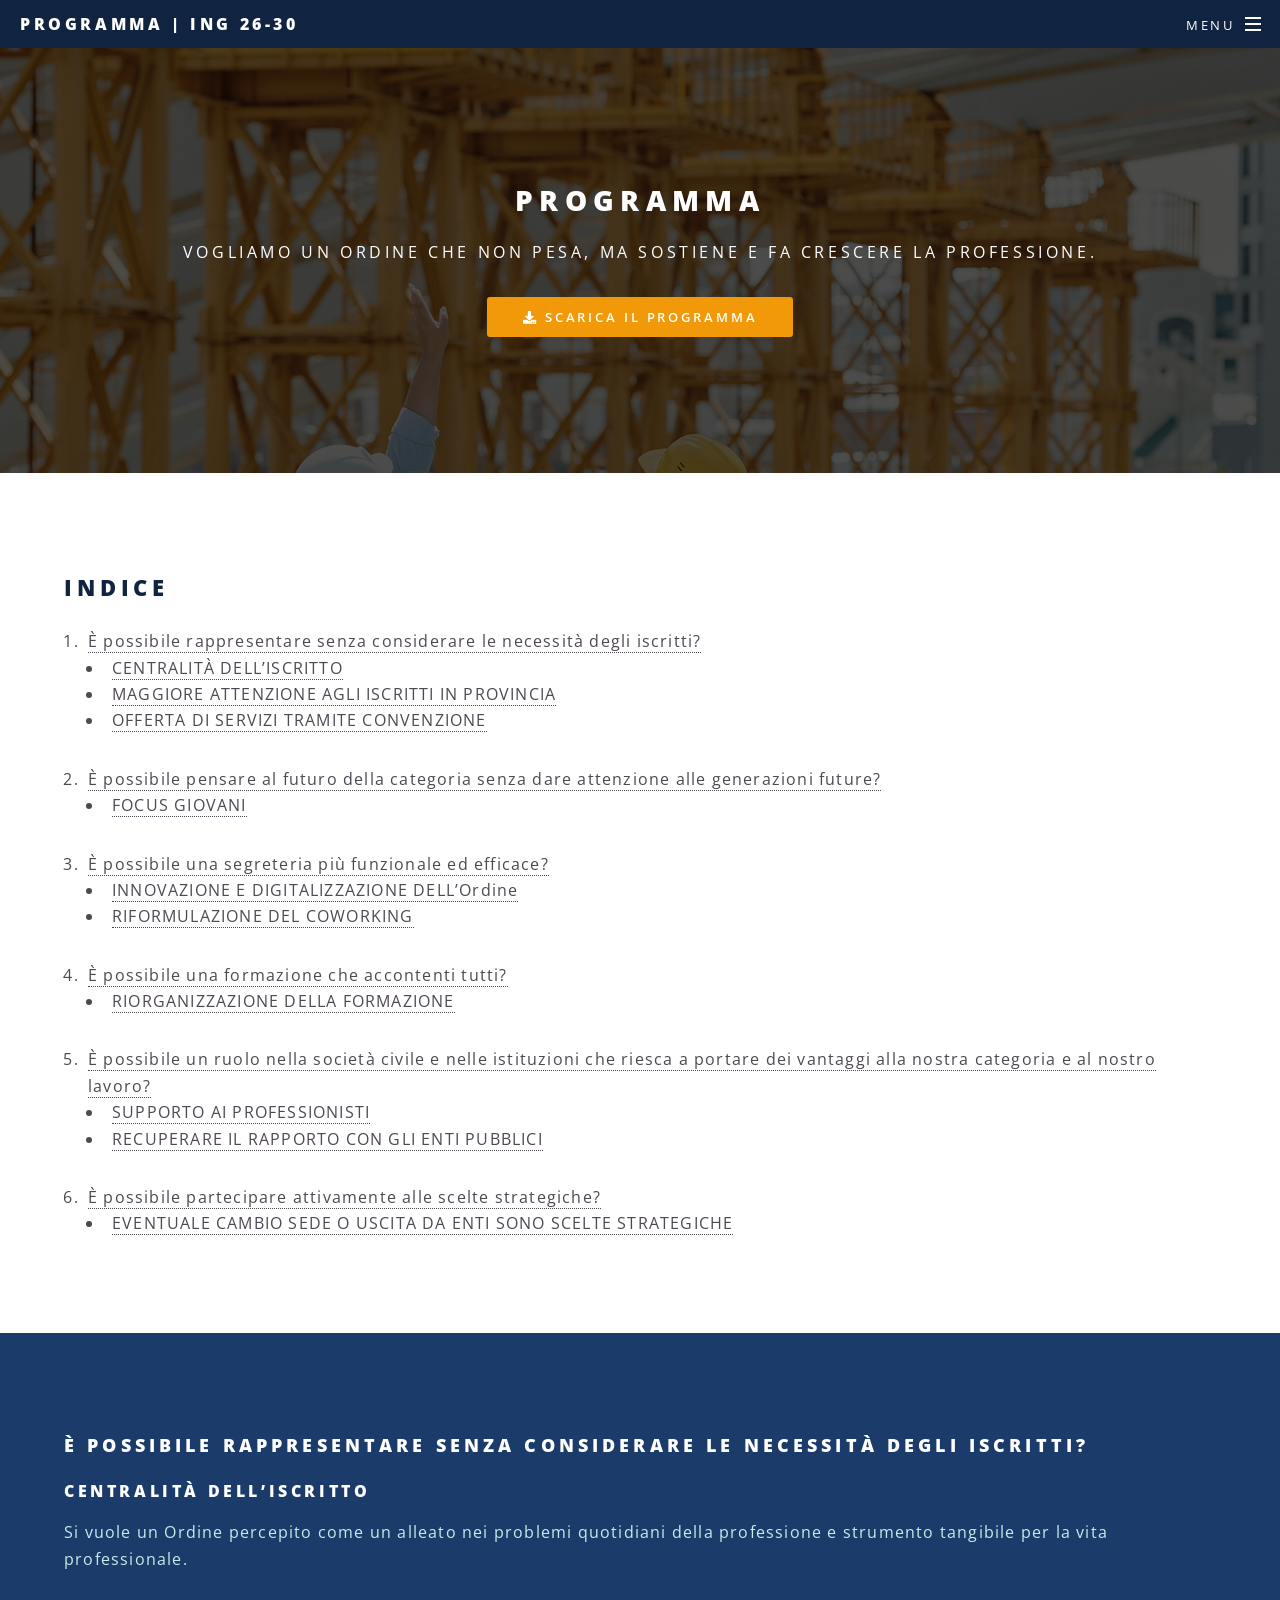
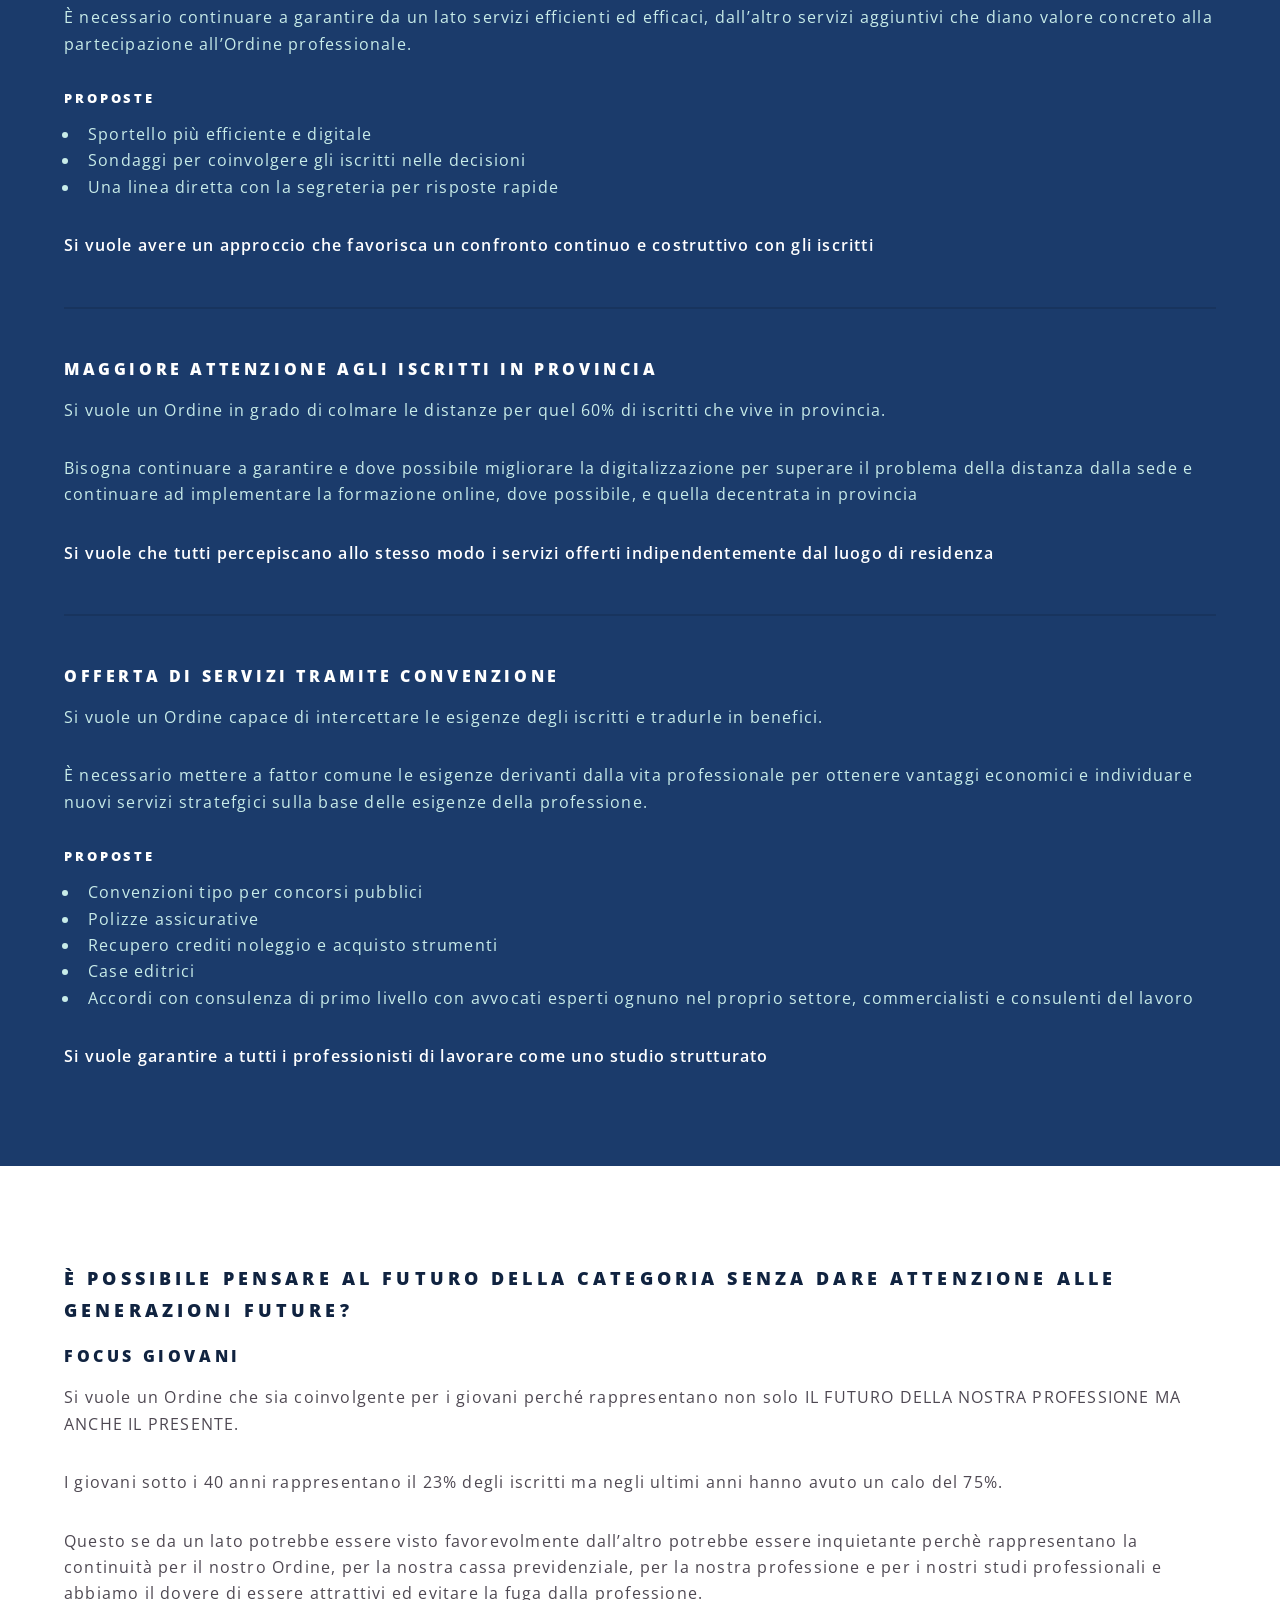
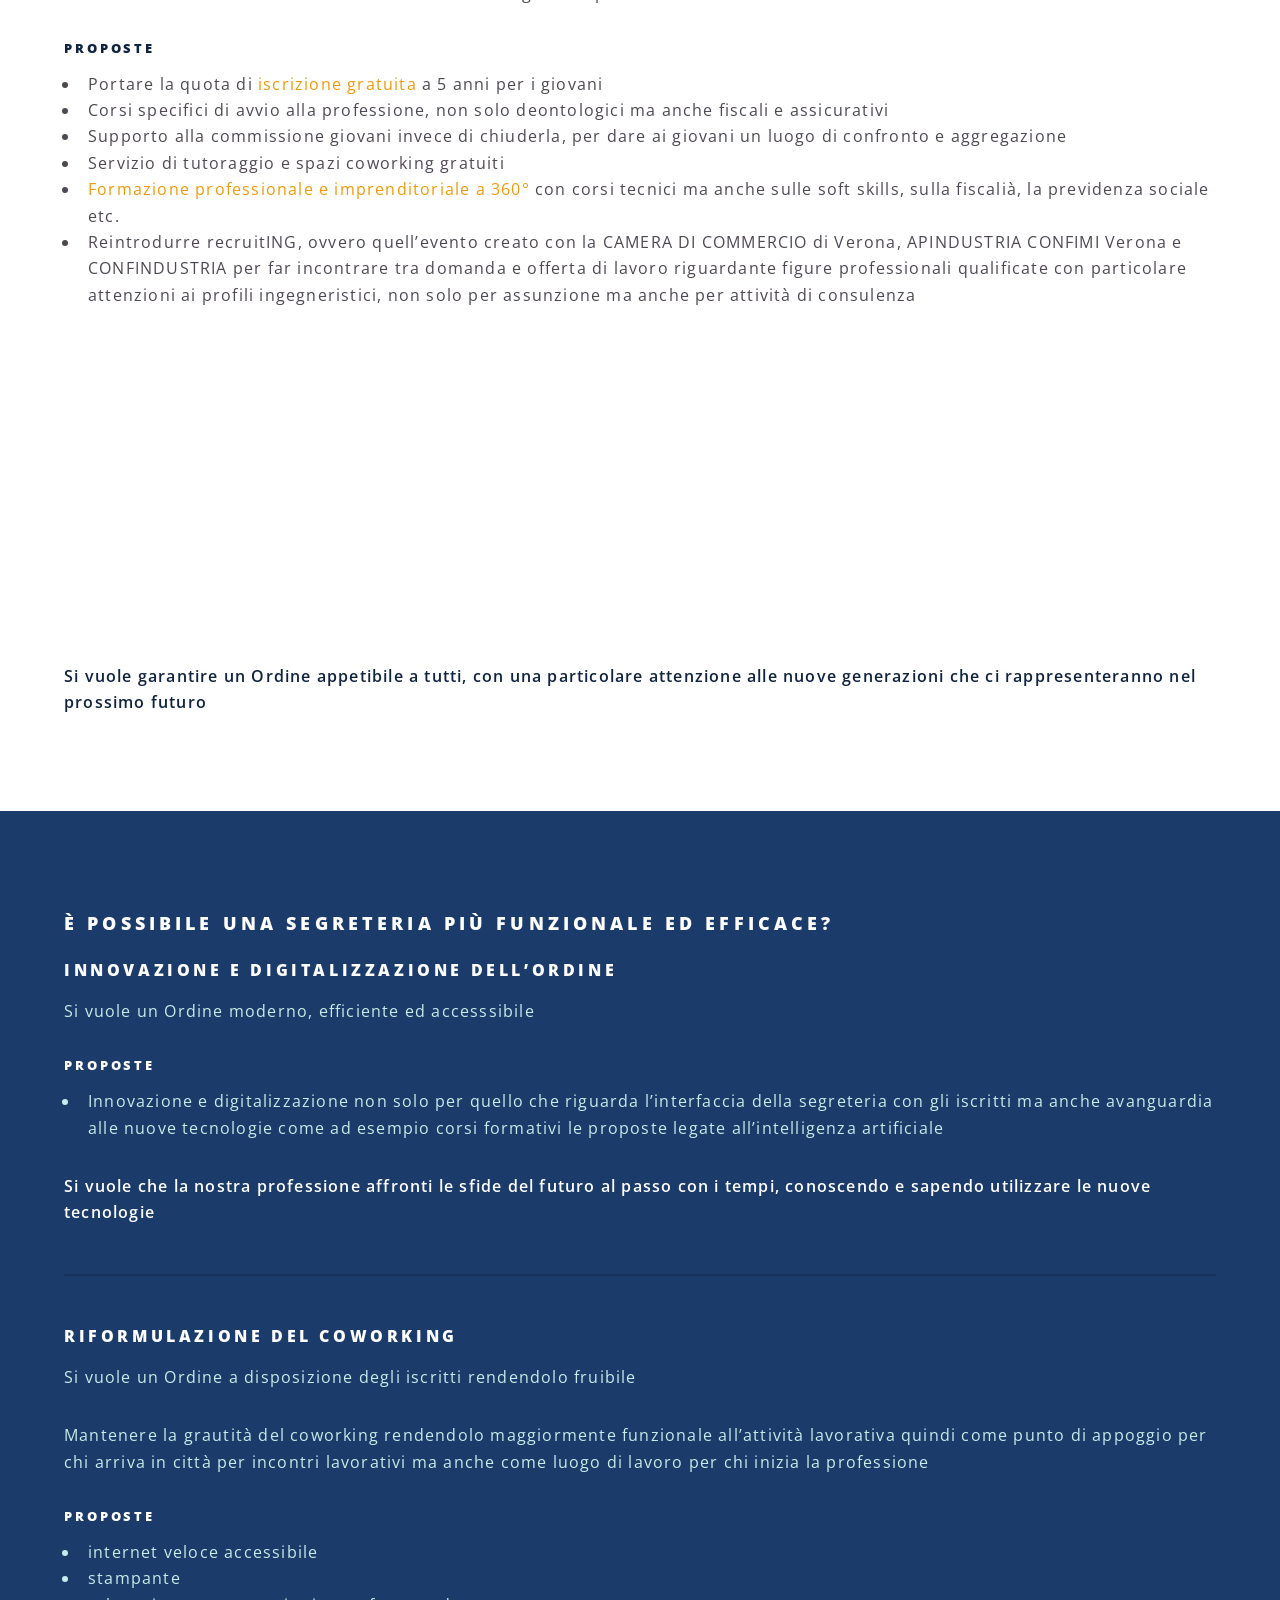
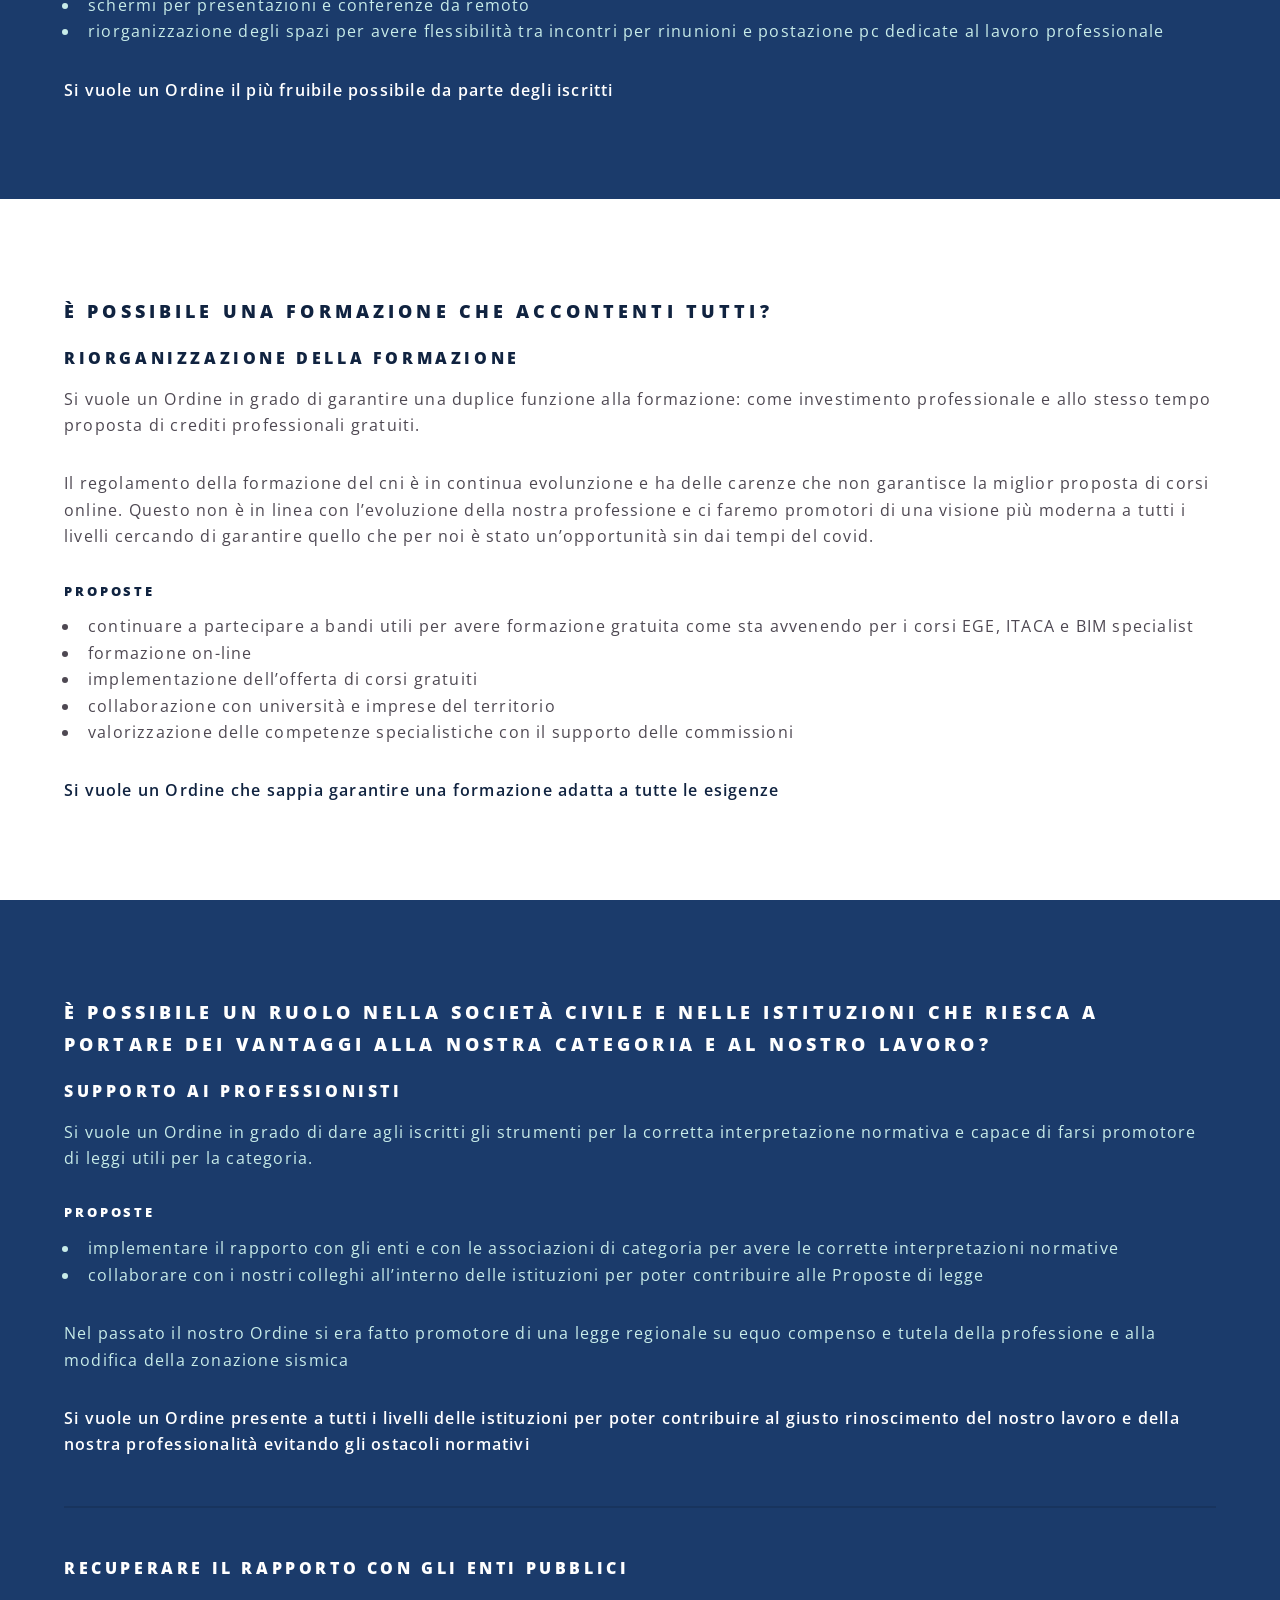
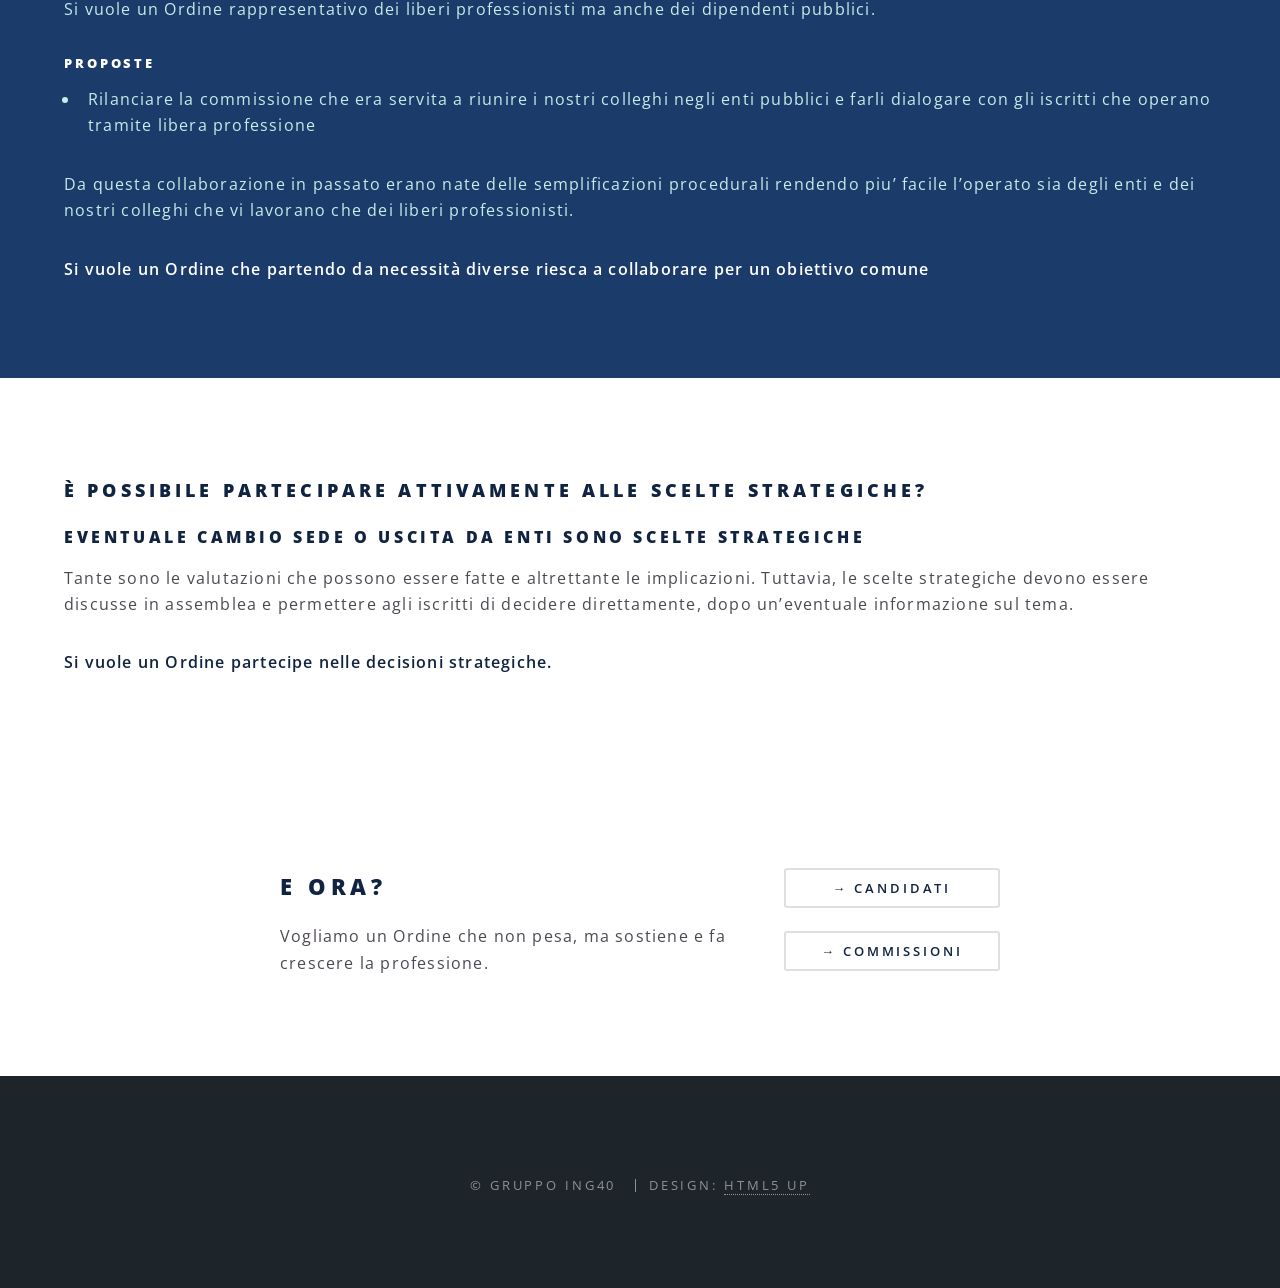
<file: docs/programma.html>
<!DOCTYPE HTML>
<!--
	Spectral by HTML5 UP
	html5up.net | @ajlkn
	Free for personal and commercial use under the CCA 3.0 license (html5up.net/license)
-->
<html>

<head>
	<title>Programma | ING 26-30</title>
	<meta charset="utf-8" />
	<meta name="viewport" content="width=device-width, initial-scale=1, user-scalable=no" />
	<link rel="stylesheet" href="assets/css/main.css" />
	<noscript>
		<link rel="stylesheet" href="assets/css/noscript.css" />
	</noscript>
	<link rel="icon" type="image/svg+xml" href="images/logo.svg">
</head>

<body class="is-preload">

	<!-- Page Wrapper -->
	<div id="page-wrapper">

		<!-- Header -->
		<header id="header">
			<h1><a href="index.html">Programma | ING 26-30</a></h1>
			<nav id="nav">
				<ul>
					<li class="special">
						<a href="#menu" class="menuToggle"><span>Menu</span></a>
						<div id="menu">
							<ul>
								<li><a href="index.html">Home</a></li>
								<li><a href="programma.html">Programma</a></li>
								<li><a href="commissioni.html">Commissioni</a></li>
								<li><a href="candidati.html">Candidati</a></li>
								<li><a href="aperitivi.html">Aperitivi</a></li>
							</ul>
						</div>
					</li>
				</ul>
			</nav>
		</header>

		<!-- Main -->
		<article id="main">
			<header>
				<h2>PROGRAMMA</h2>
				<p>Vogliamo un Ordine che non pesa, ma sostiene e fa crescere la professione.</p>
				<ul class="actions special">
					<li><a href="assets/PROGRAMMA ELEZIONI INGEGNERI DI VERONA 2026.pdf" target="_blank"
							class="button primary icon solid fa-download">Scarica il programma</a></li>
				</ul>
			</header>
			<section class="wrapper style5">
				<div class="inner">
					<h2>Indice</h2>
					<ol>
						<li><a href="#sezione1">È possibile rappresentare senza considerare le necessità degli
								iscritti?</a>
							<ul>
								<li><a href="#sottosezione1.1">CENTRALITÀ DELL’ISCRITTO</a></li>
								<li><a href="#sottosezione1.2">MAGGIORE ATTENZIONE AGLI ISCRITTI IN PROVINCIA</a></li>
								<li><a href="#sottosezione1.3">OFFERTA DI SERVIZI TRAMITE CONVENZIONE</a></li>
							</ul>
						</li>
						<li><a href="#sezione2">È possibile pensare al futuro della categoria senza dare attenzione alle
								generazioni future?</a>
							<ul>
								<li><a href="#sottosezione2.1">FOCUS GIOVANI</a></li>
							</ul>
						</li>
						<li><a href="#sezione3">È possibile una segreteria più funzionale ed efficace?</a>
							<ul>
								<li><a href="#sottosezione3.1">INNOVAZIONE E DIGITALIZZAZIONE DELL’Ordine</a></li>
								<li><a href="#sottosezione3.2">RIFORMULAZIONE DEL COWORKING</a></li>
							</ul>
						</li>
						<li><a href="#sezione4">È possibile una formazione che accontenti tutti?</a>
							<ul>
								<li><a href="#sottosezione4.1">RIORGANIZZAZIONE DELLA FORMAZIONE</a></li>
							</ul>
						</li>
						<li><a href="#sezione5">È possibile un ruolo nella società civile e nelle istituzioni che riesca
								a portare dei vantaggi alla nostra categoria e al nostro lavoro?</a>
							<ul>
								<li><a href="#sottosezione5.1">SUPPORTO AI PROFESSIONISTI</a></li>
								<li><a href="#sottosezione5.2">RECUPERARE IL RAPPORTO CON GLI ENTI PUBBLICI</a></li>
							</ul>
						</li>
						<li><a href="#sezione6">È possibile partecipare attivamente alle scelte strategiche?</a>
							<ul>
								<li><a href="#sottosezione6.1">EVENTUALE CAMBIO SEDE O USCITA DA ENTI SONO SCELTE
										STRATEGICHE</a></li>
							</ul>
						</li>
					</ol>
				</div>
			</section>
			<section class="wrapper style1">
				<div class="inner">

					<h3><a id="sezione1"></a>È possibile rappresentare senza considerare le necessità degli iscritti?
					</h3>
					<h4><a id="sottosezione1.1"></a>CENTRALITÀ DELL’ISCRITTO</h4>
					<p>Si vuole un Ordine percepito come un alleato nei problemi quotidiani della professione e
						strumento tangibile per la vita professionale.</p>
					<p>È necessario continuare a garantire da un lato servizi efficienti ed efficaci, dall’altro servizi
						aggiuntivi che diano valore concreto alla partecipazione all’Ordine professionale.</p>
					<h5>Proposte</h5>
					<ul>
						<li>Sportello più efficiente e digitale</li>
						<li>Sondaggi per coinvolgere gli iscritti nelle decisioni</li>
						<li>Una linea diretta con la segreteria per risposte rapide</li>
					</ul>

					<p><strong>Si vuole avere un approccio che favorisca un confronto continuo e costruttivo con gli
							iscritti</strong></p>
					<hr>
					<h4><a id="sottosezione1.2"></a>MAGGIORE ATTENZIONE AGLI ISCRITTI IN PROVINCIA</h4>
					<p>Si vuole un Ordine in grado di colmare le distanze per quel 60% di iscritti che vive in
						provincia.</p>
					<p>Bisogna continuare a garantire e dove possibile migliorare la digitalizzazione per superare il
						problema della distanza dalla sede e continuare ad implementare la formazione online, dove
						possibile, e quella decentrata in provincia</p>
					<p><strong>Si vuole che tutti percepiscano allo stesso modo i servizi offerti indipendentemente dal
							luogo di residenza</strong></p>

					<hr>
					<h4><a id="sottosezione1.3"></a>OFFERTA DI SERVIZI TRAMITE CONVENZIONE</h4>
					<p>Si vuole un Ordine capace di intercettare le esigenze degli iscritti e tradurle in benefici.</p>
					<p>È necessario mettere a fattor comune le esigenze derivanti dalla vita professionale per ottenere
						vantaggi economici e individuare nuovi servizi stratefgici sulla base delle esigenze della
						professione.</p>
					<h5>Proposte</h5>
					<ul>
						<li>Convenzioni tipo per concorsi pubblici</li>
						<li>Polizze assicurative</li>
						<li>Recupero crediti noleggio e acquisto strumenti</li>
						<li>Case editrici</li>
						<li>Accordi con consulenza di primo livello con avvocati esperti ognuno nel proprio settore,
							commercialisti e consulenti del lavoro</li>
					</ul>

					<p><strong>Si vuole garantire a tutti i professionisti di lavorare come uno studio
							strutturato</strong></p>
				</div>
			</section>
			<section class="wrapper style5">
				<div class="inner">

					<h3><a id="sezione2"></a>È possibile pensare al futuro della categoria senza dare attenzione alle
						generazioni future?</h3>
					<h4><a id="sottosezione2.1"></a>FOCUS GIOVANI</h4>
					<p>Si vuole un Ordine che sia coinvolgente per i giovani perché rappresentano non solo IL FUTURO
						DELLA NOSTRA PROFESSIONE MA ANCHE IL PRESENTE.</p>
					<p>I giovani sotto i 40 anni rappresentano il 23% degli iscritti ma negli ultimi anni hanno avuto un
						calo del 75%.</p>
					<p>Questo se da un lato potrebbe essere visto favorevolmente dall’altro potrebbe essere inquietante
						perchè rappresentano la continuità per il nostro Ordine, per la nostra cassa previdenziale, per
						la nostra professione e per i nostri studi professionali e abbiamo il dovere di essere
						attrattivi ed evitare la fuga dalla professione.</p>
					<h5>Proposte</h5>
					<ul>
						<li>Portare la quota di <span style="color: #F29909;">iscrizione gratuita</span> a 5 anni per i giovani</li>
						<li>Corsi specifici di avvio alla professione, non solo deontologici ma anche fiscali e
							assicurativi</li>
						<li>Supporto alla commissione giovani invece di chiuderla, per dare ai giovani un luogo di
							confronto e aggregazione</li>
						<li>Servizio di tutoraggio e spazi coworking gratuiti</li>
						<li><span style="color: #F29909;">Formazione professionale e imprenditoriale a 360°</span> con corsi tecnici ma anche sulle soft
							skills, sulla fiscalià, la previdenza sociale etc.</li>
						<li>Reintrodurre recruitING, ovvero quell’evento creato con la CAMERA DI COMMERCIO di Verona,
							APINDUSTRIA CONFIMI Verona e CONFINDUSTRIA per far incontrare tra domanda e offerta di
							lavoro riguardante figure professionali qualificate con particolare attenzioni ai profili
							ingegneristici, non solo per assunzione ma anche per attività di consulenza</li>
					</ul>

					<iframe width="420" height="315" src="https://www.youtube.com/embed/To8ZgFD3PPs"></iframe>


					<p><strong>Si vuole garantire un Ordine appetibile a tutti, con una particolare attenzione alle
							nuove generazioni che ci rappresenteranno nel prossimo futuro</strong></p>

				</div>
			</section>
			<section class="wrapper style1">
				<div class="inner">
					<h3><a id="sezione3"></a>È possibile una segreteria più funzionale ed efficace?</h3>
					<h4><a id="sottosezione3.1"></a>INNOVAZIONE E DIGITALIZZAZIONE DELL’Ordine</h4>
					<p>Si vuole un Ordine moderno, efficiente ed accesssibile</p>
					<h5>Proposte</h5>
					<ul>
						<li>Innovazione e digitalizzazione non solo per quello che riguarda l’interfaccia della
							segreteria con gli iscritti ma anche avanguardia alle nuove tecnologie come ad esempio corsi
							formativi le proposte legate all’intelligenza artificiale</li>
					</ul>

					<p><strong>Si vuole che la nostra professione affronti le sfide del futuro al passo con i tempi,
							conoscendo e sapendo utilizzare le nuove tecnologie</strong></p>
					<hr>
					<h4><a id="sottosezione3.2"></a>RIFORMULAZIONE DEL COWORKING</h4>
					<p>Si vuole un Ordine a disposizione degli iscritti rendendolo fruibile</p>
					<p>Mantenere la grautità del coworking rendendolo maggiormente funzionale all’attività lavorativa
						quindi come punto di appoggio per chi arriva in città per incontri lavorativi ma anche come
						luogo di lavoro per chi inizia la professione</p>

					<h5>Proposte</h5>
					<ul>
						<li>internet veloce accessibile</li>
						<li>stampante </li>
						<li>schermi per presentazioni e conferenze da remoto</li>
						<li>riorganizzazione degli spazi per avere flessibilità tra incontri per rinunioni e postazione
							pc dedicate al lavoro professionale</li>
					</ul>
					<p><strong>Si vuole un Ordine il più fruibile possibile da parte degli iscritti</strong></p>

				</div>
			</section>
			<section class="wrapper style5">
				<div class="inner">
					<h3><a id="sezione4"></a>È possibile una formazione che accontenti tutti?</h3>
					<h4><a id="sottosezione4.1"></a>RIORGANIZZAZIONE DELLA FORMAZIONE</h4>
					<p>Si vuole un Ordine in grado di garantire una duplice funzione alla formazione: come investimento
						professionale e allo stesso tempo proposta di crediti professionali gratuiti.</p>
					<p>Il regolamento della formazione del cni è in continua evolunzione e ha delle carenze che non
						garantisce la miglior proposta di corsi online. Questo non è in linea con l’evoluzione della
						nostra professione e ci faremo promotori di una visione più moderna a tutti i livelli cercando
						di garantire quello che per noi è stato un’opportunità sin dai tempi del covid.</p>
					<h5>Proposte</h5>
					<ul>
						<li>continuare a partecipare a bandi utili per avere formazione gratuita come sta avvenendo per i
							corsi EGE, ITACA e BIM specialist</li>
						<li>formazione on-line</li>
						<li>implementazione dell’offerta di corsi gratuiti</li>
						<li>collaborazione con università e imprese del territorio</li>
						<li>valorizzazione delle competenze specialistiche con il supporto delle commissioni</li>
					</ul>
					<p><strong>Si vuole un Ordine che sappia garantire una formazione adatta a tutte le
							esigenze</strong></p>
				</div>
			</section>
			<section class="wrapper style1">
				<div class="inner">
					<h3><a id="sezione5"></a>È possibile un ruolo nella società civile e nelle istituzioni che riesca a
						portare dei vantaggi alla nostra categoria e al nostro lavoro?</h3>
					<h4><a id="sottosezione5.1"></a>SUPPORTO AI PROFESSIONISTI</h4>
					<p>Si vuole un Ordine in grado di dare agli iscritti gli strumenti per la corretta interpretazione
						normativa e capace di farsi promotore di leggi utili per la categoria.</p>

					<h5>Proposte</h5>
					<ul>
						<li>implementare il rapporto con gli enti e con le associazioni di categoria per avere le
							corrette interpretazioni normative</li>
						<li>collaborare con i nostri colleghi all’interno delle istituzioni per poter contribuire alle
							Proposte di legge</li>
					</ul>

					<p>Nel passato il nostro Ordine si era fatto promotore di una legge regionale su equo compenso e
						tutela della professione e alla modifica della zonazione sismica </p>

					<p><strong>Si vuole un Ordine presente a tutti i livelli delle istituzioni per poter contribuire al
							giusto rinoscimento del nostro lavoro e della nostra professionalità evitando gli ostacoli
							normativi </strong></p>


					<hr>
					<h4><a id="sottosezione5.2"></a>RECUPERARE IL RAPPORTO CON GLI ENTI PUBBLICI</h4>
					<p>Si vuole un Ordine rappresentativo dei liberi professionisti ma anche dei dipendenti pubblici.
					</p>
					<h5>Proposte</h5>
					<ul>
						<li>Rilanciare la commissione che era servita a riunire i nostri colleghi negli enti pubblici e
							farli dialogare con gli iscritti che operano tramite libera professione </li>
					</ul>

					<p>Da questa collaborazione in passato erano nate delle semplificazioni procedurali rendendo piu’
						facile l’operato sia degli enti e dei nostri colleghi che vi lavorano che dei liberi
						professionisti.</p>

					<p><strong>Si vuole un Ordine che partendo da necessità diverse riesca a collaborare per un
							obiettivo comune</strong></p>

				</div>
			</section>
			<section class="wrapper style5">
				<div class="inner">
					<h3><a id="sezione6"></a>È possibile partecipare attivamente alle scelte strategiche?</h3>
					<h4><a id="sottosezione6.1"></a>EVENTUALE CAMBIO SEDE O USCITA DA ENTI SONO SCELTE STRATEGICHE</h4>
					<p>Tante sono le valutazioni che possono essere fatte e altrettante le implicazioni. Tuttavia, le
						scelte strategiche devono essere discusse in assemblea e permettere agli iscritti di decidere
						direttamente, dopo un’eventuale informazione sul tema.</p>


					<p><strong>Si vuole un Ordine partecipe nelle decisioni strategiche.</strong></p>

				</div>
			</section>
		</article>

		<!-- CTA -->
		<section id="cta" class="wrapper style5">
			<div class="inner">
				<header>
					<h2>E ora?</h2>
					<p>Vogliamo un Ordine che non pesa, ma sostiene e fa crescere la professione.</p>
				</header>
				<ul class="actions stacked">
					<li><a href="candidati.html" class="button fit">→ candidati</a></li>
					<li><a href="commissioni.html" class="button fit">→ commissioni</a></li>
				</ul>
			</div>
		</section>

		<!-- Footer -->
		<footer id="footer">
			<!--<ul class="icons">
							<li><a href="#" class="icon brands fa-linkedin"><span class="label">LinkedIn</span></a></li>
						</ul>-->
			<ul class="copyright">
				<li>&copy; Gruppo ING40</li>
				<li>Design: <a href="http://html5up.net">HTML5 UP</a></li>
			</ul>
		</footer>

	</div>

	<!-- Scripts -->
	<script src="assets/js/jquery.min.js"></script>
	<script src="assets/js/jquery.scrollex.min.js"></script>
	<script src="assets/js/jquery.scrolly.min.js"></script>
	<script src="assets/js/browser.min.js"></script>
	<script src="assets/js/breakpoints.min.js"></script>
	<script src="assets/js/util.js"></script>
	<script src="assets/js/main.js"></script>

</body>

</html>
</file>
<file: docs/assets/css/noscript.css>
/*
	Spectral by HTML5 UP
	html5up.net | @ajlkn
	Free for personal and commercial use under the CCA 3.0 license (html5up.net/license)
*/

/* Banner */

	body.is-preload #banner h2 {
		-moz-transform: none;
		-webkit-transform: none;
		-ms-transform: none;
		transform: none;
		opacity: 1;
	}

		body.is-preload #banner h2:before, body.is-preload #banner h2:after {
			width: 100%;
		}

	body.is-preload #banner .more {
		-moz-transform: none;
		-webkit-transform: none;
		-ms-transform: none;
		transform: none;
		opacity: 1;
	}

	body.is-preload #banner:after {
		opacity: 0;
	}
</file>
<file: docs/assets/css/main.css>
@import url(fontawesome-all.min.css);
@import url("https://fonts.googleapis.com/css?family=Open+Sans:400,400italic,600,600italic,800,800italic");

/*
	Spectral by HTML5 UP
	html5up.net | @ajlkn
	Free for personal and commercial use under the CCA 3.0 license (html5up.net/license)
*/

html, body, div, span, applet, object,
iframe, h1, h2, h3, h4, h5, h6, p, blockquote,
pre, a, abbr, acronym, address, big, cite,
code, del, dfn, em, img, ins, kbd, q, s, samp,
small, strike, strong, sub, sup, tt, var, b,
u, i, center, dl, dt, dd, ol, ul, li, fieldset,
form, label, legend, table, caption, tbody,
tfoot, thead, tr, th, td, article, aside,
canvas, details, embed, figure, figcaption,
footer, header, hgroup, menu, nav, output, ruby,
section, summary, time, mark, audio, video {
	margin: 0;
	padding: 0;
	border: 0;
	font-size: 100%;
	font: inherit;
	vertical-align: baseline;}

article, aside, details, figcaption, figure,
footer, header, hgroup, menu, nav, section {
	display: block;}

body {
	line-height: 1;
}

ol, ul {
	list-style: none;
}

blockquote, q {
	quotes: none;
}

	blockquote:before, blockquote:after, q:before, q:after {
		content: '';
		content: none;
	}

table {
	border-collapse: collapse;
	border-spacing: 0;
}

body {
	-webkit-text-size-adjust: none;
}

mark {
	background-color: transparent;
	color: inherit;
}

input::-moz-focus-inner {
	border: 0;
	padding: 0;
}

input, select, textarea {
	-moz-appearance: none;
	-webkit-appearance: none;
	-ms-appearance: none;
	appearance: none;
}

/* Basic */

	@-ms-viewport {
		width: device-width;
	}

	html {
		box-sizing: border-box;
	}

	*, *:before, *:after {
		box-sizing: inherit;
	}

	body {
		background: #102340;
	}

		body.is-preload *, body.is-preload *:before, body.is-preload *:after {
			-moz-animation: none !important;
			-webkit-animation: none !important;
			-ms-animation: none !important;
			animation: none !important;
			-moz-transition: none !important;
			-webkit-transition: none !important;
			-ms-transition: none !important;
			transition: none !important;
		}

	body, input, select, textarea {
		color: #fff;
		font-family: "Open Sans", Helvetica, sans-serif;
		font-size: 15pt;
		font-weight: 400;
		letter-spacing: 0.075em;
		line-height: 1.65em;
	}

		@media screen and (max-width: 1680px) {

			body, input, select, textarea {
				font-size: 13pt;
			}

		}

		@media screen and (max-width: 1280px) {

			body, input, select, textarea {
				font-size: 12pt;
			}

		}

		@media screen and (max-width: 736px) {

			body, input, select, textarea {
				font-size: 11pt;
				letter-spacing: 0.0375em;
			}

		}

	a {
		-moz-transition: color 0.2s ease, border-bottom-color 0.2s ease;
		-webkit-transition: color 0.2s ease, border-bottom-color 0.2s ease;
		-ms-transition: color 0.2s ease, border-bottom-color 0.2s ease;
		transition: color 0.2s ease, border-bottom-color 0.2s ease;
		border-bottom: dotted 1px;
		color: inherit;
		text-decoration: none;
	}

		a:hover {
			border-bottom-color: transparent;
		}

	strong, b {
		color: #fff;
		font-weight: 600;
	}

	em, i {
		font-style: italic;
	}

	p {
		margin: 0 0 2em 0;
	}

	h1, h2, h3, h4, h5, h6 {
		color: #fff;
		font-weight: 800;
		letter-spacing: 0.225em;
		line-height: 1em;
		margin: 0 0 1em 0;
		text-transform: uppercase;
	}

		h1 a, h2 a, h3 a, h4 a, h5 a, h6 a {
			color: inherit;
			text-decoration: none;
		}

	h2 {
		font-size: 1.35em;
		line-height: 1.75em;
	}

		@media screen and (max-width: 736px) {

			h2 {
				font-size: 1.1em;
				line-height: 1.65em;
			}

		}

	h3 {
		font-size: 1.15em;
		line-height: 1.75em;
	}

		@media screen and (max-width: 736px) {

			h3 {
				font-size: 1em;
				line-height: 1.65em;
			}

		}

	h4 {
		font-size: 1em;
		line-height: 1.5em;
	}

	h5 {
		font-size: 0.8em;
		line-height: 1.5em;
	}

	h6 {
		font-size: 0.7em;
		line-height: 1.5em;
	}

	sub {
		font-size: 0.8em;
		position: relative;
		top: 0.5em;
	}

	sup {
		font-size: 0.8em;
		position: relative;
		top: -0.5em;
	}

	hr {
		border: 0;
		border-bottom: solid 2px #fff;
		margin: 3em 0;
	}

		hr.major {
			margin: 4.5em 0;
		}

	blockquote {
		border-left: solid 4px #fff;
		font-style: italic;
		margin: 0 0 2em 0;
		padding: 0.5em 0 0.5em 2em;
	}

	code {
		background: rgba(144, 144, 144, 0.25);
		border-radius: 3px;
		font-family: "Courier New", monospace;
		font-size: 0.9em;
		letter-spacing: 0;
		margin: 0 0.25em;
		padding: 0.25em 0.65em;
	}

	pre {
		-webkit-overflow-scrolling: touch;
		font-family: "Courier New", monospace;
		font-size: 0.9em;
		margin: 0 0 2em 0;
	}

		pre code {
			display: block;
			line-height: 1.75em;
			padding: 1em 1.5em;
			overflow-x: auto;
		}

	.align-left {
		text-align: left;
	}

	.align-center {
		text-align: center;
	}

	.align-right {
		text-align: right;
	}

/* Row */

	.row {
		display: flex;
		flex-wrap: wrap;
		box-sizing: border-box;
		align-items: stretch;
	}

		.row > * {
			box-sizing: border-box;
		}

		.row.gtr-uniform > * > :last-child {
			margin-bottom: 0;
		}

		.row.aln-left {
			justify-content: flex-start;
		}

		.row.aln-center {
			justify-content: center;
		}

		.row.aln-right {
			justify-content: flex-end;
		}

		.row.aln-top {
			align-items: flex-start;
		}

		.row.aln-middle {
			align-items: center;
		}

		.row.aln-bottom {
			align-items: flex-end;
		}

		.row > .imp {
			order: -1;
		}

		.row > .col-1 {
			width: 8.33333%;
		}

		.row > .off-1 {
			margin-left: 8.33333%;
		}

		.row > .col-2 {
			width: 16.66667%;
		}

		.row > .off-2 {
			margin-left: 16.66667%;
		}

		.row > .col-3 {
			width: 25%;
		}

		.row > .off-3 {
			margin-left: 25%;
		}

		.row > .col-4 {
			width: 33.33333%;
		}

		.row > .off-4 {
			margin-left: 33.33333%;
		}

		.row > .col-5 {
			width: 41.66667%;
		}

		.row > .off-5 {
			margin-left: 41.66667%;
		}

		.row > .col-6 {
			width: 50%;
		}

		.row > .off-6 {
			margin-left: 50%;
		}

		.row > .col-7 {
			width: 58.33333%;
		}

		.row > .off-7 {
			margin-left: 58.33333%;
		}

		.row > .col-8 {
			width: 66.66667%;
		}

		.row > .off-8 {
			margin-left: 66.66667%;
		}

		.row > .col-9 {
			width: 75%;
		}

		.row > .off-9 {
			margin-left: 75%;
		}

		.row > .col-10 {
			width: 83.33333%;
		}

		.row > .off-10 {
			margin-left: 83.33333%;
		}

		.row > .col-11 {
			width: 91.66667%;
		}

		.row > .off-11 {
			margin-left: 91.66667%;
		}

		.row > .col-12 {
			width: 100%;
		}

		.row > .off-12 {
			margin-left: 100%;
		}

		.row.gtr-0 {
			margin-top: 0;
			margin-left: 0em;
		}

			.row.gtr-0 > * {
				padding: 0 0 0 0em;
			}

			.row.gtr-0.gtr-uniform {
				margin-top: 0em;
			}

				.row.gtr-0.gtr-uniform > * {
					padding-top: 0em;
				}

		.row.gtr-25 {
			margin-top: 0;
			margin-left: -0.375em;
		}

			.row.gtr-25 > * {
				padding: 0 0 0 0.375em;
			}

			.row.gtr-25.gtr-uniform {
				margin-top: -0.375em;
			}

				.row.gtr-25.gtr-uniform > * {
					padding-top: 0.375em;
				}

		.row.gtr-50 {
			margin-top: 0;
			margin-left: -0.75em;
		}

			.row.gtr-50 > * {
				padding: 0 0 0 0.75em;
			}

			.row.gtr-50.gtr-uniform {
				margin-top: -0.75em;
			}

				.row.gtr-50.gtr-uniform > * {
					padding-top: 0.75em;
				}

		.row {
			margin-top: 0;
			margin-left: -1.5em;
		}

			.row > * {
				padding: 0 0 0 1.5em;
			}

			.row.gtr-uniform {
				margin-top: -1.5em;
			}

				.row.gtr-uniform > * {
					padding-top: 1.5em;
				}

		.row.gtr-150 {
			margin-top: 0;
			margin-left: -2.25em;
		}

			.row.gtr-150 > * {
				padding: 0 0 0 2.25em;
			}

			.row.gtr-150.gtr-uniform {
				margin-top: -2.25em;
			}

				.row.gtr-150.gtr-uniform > * {
					padding-top: 2.25em;
				}

		.row.gtr-200 {
			margin-top: 0;
			margin-left: -3em;
		}

			.row.gtr-200 > * {
				padding: 0 0 0 3em;
			}

			.row.gtr-200.gtr-uniform {
				margin-top: -3em;
			}

				.row.gtr-200.gtr-uniform > * {
					padding-top: 3em;
				}

		@media screen and (max-width: 1680px) {

			.row {
				display: flex;
				flex-wrap: wrap;
				box-sizing: border-box;
				align-items: stretch;
			}

				.row > * {
					box-sizing: border-box;
				}

				.row.gtr-uniform > * > :last-child {
					margin-bottom: 0;
				}

				.row.aln-left {
					justify-content: flex-start;
				}

				.row.aln-center {
					justify-content: center;
				}

				.row.aln-right {
					justify-content: flex-end;
				}

				.row.aln-top {
					align-items: flex-start;
				}

				.row.aln-middle {
					align-items: center;
				}

				.row.aln-bottom {
					align-items: flex-end;
				}

				.row > .imp-xlarge {
					order: -1;
				}

				.row > .col-1-xlarge {
					width: 8.33333%;
				}

				.row > .off-1-xlarge {
					margin-left: 8.33333%;
				}

				.row > .col-2-xlarge {
					width: 16.66667%;
				}

				.row > .off-2-xlarge {
					margin-left: 16.66667%;
				}

				.row > .col-3-xlarge {
					width: 25%;
				}

				.row > .off-3-xlarge {
					margin-left: 25%;
				}

				.row > .col-4-xlarge {
					width: 33.33333%;
				}

				.row > .off-4-xlarge {
					margin-left: 33.33333%;
				}

				.row > .col-5-xlarge {
					width: 41.66667%;
				}

				.row > .off-5-xlarge {
					margin-left: 41.66667%;
				}

				.row > .col-6-xlarge {
					width: 50%;
				}

				.row > .off-6-xlarge {
					margin-left: 50%;
				}

				.row > .col-7-xlarge {
					width: 58.33333%;
				}

				.row > .off-7-xlarge {
					margin-left: 58.33333%;
				}

				.row > .col-8-xlarge {
					width: 66.66667%;
				}

				.row > .off-8-xlarge {
					margin-left: 66.66667%;
				}

				.row > .col-9-xlarge {
					width: 75%;
				}

				.row > .off-9-xlarge {
					margin-left: 75%;
				}

				.row > .col-10-xlarge {
					width: 83.33333%;
				}

				.row > .off-10-xlarge {
					margin-left: 83.33333%;
				}

				.row > .col-11-xlarge {
					width: 91.66667%;
				}

				.row > .off-11-xlarge {
					margin-left: 91.66667%;
				}

				.row > .col-12-xlarge {
					width: 100%;
				}

				.row > .off-12-xlarge {
					margin-left: 100%;
				}

				.row.gtr-0 {
					margin-top: 0;
					margin-left: 0em;
				}

					.row.gtr-0 > * {
						padding: 0 0 0 0em;
					}

					.row.gtr-0.gtr-uniform {
						margin-top: 0em;
					}

						.row.gtr-0.gtr-uniform > * {
							padding-top: 0em;
						}

				.row.gtr-25 {
					margin-top: 0;
					margin-left: -0.375em;
				}

					.row.gtr-25 > * {
						padding: 0 0 0 0.375em;
					}

					.row.gtr-25.gtr-uniform {
						margin-top: -0.375em;
					}

						.row.gtr-25.gtr-uniform > * {
							padding-top: 0.375em;
						}

				.row.gtr-50 {
					margin-top: 0;
					margin-left: -0.75em;
				}

					.row.gtr-50 > * {
						padding: 0 0 0 0.75em;
					}

					.row.gtr-50.gtr-uniform {
						margin-top: -0.75em;
					}

						.row.gtr-50.gtr-uniform > * {
							padding-top: 0.75em;
						}

				.row {
					margin-top: 0;
					margin-left: -1.5em;
				}

					.row > * {
						padding: 0 0 0 1.5em;
					}

					.row.gtr-uniform {
						margin-top: -1.5em;
					}

						.row.gtr-uniform > * {
							padding-top: 1.5em;
						}

				.row.gtr-150 {
					margin-top: 0;
					margin-left: -2.25em;
				}

					.row.gtr-150 > * {
						padding: 0 0 0 2.25em;
					}

					.row.gtr-150.gtr-uniform {
						margin-top: -2.25em;
					}

						.row.gtr-150.gtr-uniform > * {
							padding-top: 2.25em;
						}

				.row.gtr-200 {
					margin-top: 0;
					margin-left: -3em;
				}

					.row.gtr-200 > * {
						padding: 0 0 0 3em;
					}

					.row.gtr-200.gtr-uniform {
						margin-top: -3em;
					}

						.row.gtr-200.gtr-uniform > * {
							padding-top: 3em;
						}

		}

		@media screen and (max-width: 1280px) {

			.row {
				display: flex;
				flex-wrap: wrap;
				box-sizing: border-box;
				align-items: stretch;
			}

				.row > * {
					box-sizing: border-box;
				}

				.row.gtr-uniform > * > :last-child {
					margin-bottom: 0;
				}

				.row.aln-left {
					justify-content: flex-start;
				}

				.row.aln-center {
					justify-content: center;
				}

				.row.aln-right {
					justify-content: flex-end;
				}

				.row.aln-top {
					align-items: flex-start;
				}

				.row.aln-middle {
					align-items: center;
				}

				.row.aln-bottom {
					align-items: flex-end;
				}

				.row > .imp-large {
					order: -1;
				}

				.row > .col-1-large {
					width: 8.33333%;
				}

				.row > .off-1-large {
					margin-left: 8.33333%;
				}

				.row > .col-2-large {
					width: 16.66667%;
				}

				.row > .off-2-large {
					margin-left: 16.66667%;
				}

				.row > .col-3-large {
					width: 25%;
				}

				.row > .off-3-large {
					margin-left: 25%;
				}

				.row > .col-4-large {
					width: 33.33333%;
				}

				.row > .off-4-large {
					margin-left: 33.33333%;
				}

				.row > .col-5-large {
					width: 41.66667%;
				}

				.row > .off-5-large {
					margin-left: 41.66667%;
				}

				.row > .col-6-large {
					width: 50%;
				}

				.row > .off-6-large {
					margin-left: 50%;
				}

				.row > .col-7-large {
					width: 58.33333%;
				}

				.row > .off-7-large {
					margin-left: 58.33333%;
				}

				.row > .col-8-large {
					width: 66.66667%;
				}

				.row > .off-8-large {
					margin-left: 66.66667%;
				}

				.row > .col-9-large {
					width: 75%;
				}

				.row > .off-9-large {
					margin-left: 75%;
				}

				.row > .col-10-large {
					width: 83.33333%;
				}

				.row > .off-10-large {
					margin-left: 83.33333%;
				}

				.row > .col-11-large {
					width: 91.66667%;
				}

				.row > .off-11-large {
					margin-left: 91.66667%;
				}

				.row > .col-12-large {
					width: 100%;
				}

				.row > .off-12-large {
					margin-left: 100%;
				}

				.row.gtr-0 {
					margin-top: 0;
					margin-left: 0em;
				}

					.row.gtr-0 > * {
						padding: 0 0 0 0em;
					}

					.row.gtr-0.gtr-uniform {
						margin-top: 0em;
					}

						.row.gtr-0.gtr-uniform > * {
							padding-top: 0em;
						}

				.row.gtr-25 {
					margin-top: 0;
					margin-left: -0.375em;
				}

					.row.gtr-25 > * {
						padding: 0 0 0 0.375em;
					}

					.row.gtr-25.gtr-uniform {
						margin-top: -0.375em;
					}

						.row.gtr-25.gtr-uniform > * {
							padding-top: 0.375em;
						}

				.row.gtr-50 {
					margin-top: 0;
					margin-left: -0.75em;
				}

					.row.gtr-50 > * {
						padding: 0 0 0 0.75em;
					}

					.row.gtr-50.gtr-uniform {
						margin-top: -0.75em;
					}

						.row.gtr-50.gtr-uniform > * {
							padding-top: 0.75em;
						}

				.row {
					margin-top: 0;
					margin-left: -1.5em;
				}

					.row > * {
						padding: 0 0 0 1.5em;
					}

					.row.gtr-uniform {
						margin-top: -1.5em;
					}

						.row.gtr-uniform > * {
							padding-top: 1.5em;
						}

				.row.gtr-150 {
					margin-top: 0;
					margin-left: -2.25em;
				}

					.row.gtr-150 > * {
						padding: 0 0 0 2.25em;
					}

					.row.gtr-150.gtr-uniform {
						margin-top: -2.25em;
					}

						.row.gtr-150.gtr-uniform > * {
							padding-top: 2.25em;
						}

				.row.gtr-200 {
					margin-top: 0;
					margin-left: -3em;
				}

					.row.gtr-200 > * {
						padding: 0 0 0 3em;
					}

					.row.gtr-200.gtr-uniform {
						margin-top: -3em;
					}

						.row.gtr-200.gtr-uniform > * {
							padding-top: 3em;
						}

		}

		@media screen and (max-width: 980px) {

			.row {
				display: flex;
				flex-wrap: wrap;
				box-sizing: border-box;
				align-items: stretch;
			}

				.row > * {
					box-sizing: border-box;
				}

				.row.gtr-uniform > * > :last-child {
					margin-bottom: 0;
				}

				.row.aln-left {
					justify-content: flex-start;
				}

				.row.aln-center {
					justify-content: center;
				}

				.row.aln-right {
					justify-content: flex-end;
				}

				.row.aln-top {
					align-items: flex-start;
				}

				.row.aln-middle {
					align-items: center;
				}

				.row.aln-bottom {
					align-items: flex-end;
				}

				.row > .imp-medium {
					order: -1;
				}

				.row > .col-1-medium {
					width: 8.33333%;
				}

				.row > .off-1-medium {
					margin-left: 8.33333%;
				}

				.row > .col-2-medium {
					width: 16.66667%;
				}

				.row > .off-2-medium {
					margin-left: 16.66667%;
				}

				.row > .col-3-medium {
					width: 25%;
				}

				.row > .off-3-medium {
					margin-left: 25%;
				}

				.row > .col-4-medium {
					width: 33.33333%;
				}

				.row > .off-4-medium {
					margin-left: 33.33333%;
				}

				.row > .col-5-medium {
					width: 41.66667%;
				}

				.row > .off-5-medium {
					margin-left: 41.66667%;
				}

				.row > .col-6-medium {
					width: 50%;
				}

				.row > .off-6-medium {
					margin-left: 50%;
				}

				.row > .col-7-medium {
					width: 58.33333%;
				}

				.row > .off-7-medium {
					margin-left: 58.33333%;
				}

				.row > .col-8-medium {
					width: 66.66667%;
				}

				.row > .off-8-medium {
					margin-left: 66.66667%;
				}

				.row > .col-9-medium {
					width: 75%;
				}

				.row > .off-9-medium {
					margin-left: 75%;
				}

				.row > .col-10-medium {
					width: 83.33333%;
				}

				.row > .off-10-medium {
					margin-left: 83.33333%;
				}

				.row > .col-11-medium {
					width: 91.66667%;
				}

				.row > .off-11-medium {
					margin-left: 91.66667%;
				}

				.row > .col-12-medium {
					width: 100%;
				}

				.row > .off-12-medium {
					margin-left: 100%;
				}

				.row.gtr-0 {
					margin-top: 0;
					margin-left: 0em;
				}

					.row.gtr-0 > * {
						padding: 0 0 0 0em;
					}

					.row.gtr-0.gtr-uniform {
						margin-top: 0em;
					}

						.row.gtr-0.gtr-uniform > * {
							padding-top: 0em;
						}

				.row.gtr-25 {
					margin-top: 0;
					margin-left: -0.375em;
				}

					.row.gtr-25 > * {
						padding: 0 0 0 0.375em;
					}

					.row.gtr-25.gtr-uniform {
						margin-top: -0.375em;
					}

						.row.gtr-25.gtr-uniform > * {
							padding-top: 0.375em;
						}

				.row.gtr-50 {
					margin-top: 0;
					margin-left: -0.75em;
				}

					.row.gtr-50 > * {
						padding: 0 0 0 0.75em;
					}

					.row.gtr-50.gtr-uniform {
						margin-top: -0.75em;
					}

						.row.gtr-50.gtr-uniform > * {
							padding-top: 0.75em;
						}

				.row {
					margin-top: 0;
					margin-left: -1.5em;
				}

					.row > * {
						padding: 0 0 0 1.5em;
					}

					.row.gtr-uniform {
						margin-top: -1.5em;
					}

						.row.gtr-uniform > * {
							padding-top: 1.5em;
						}

				.row.gtr-150 {
					margin-top: 0;
					margin-left: -2.25em;
				}

					.row.gtr-150 > * {
						padding: 0 0 0 2.25em;
					}

					.row.gtr-150.gtr-uniform {
						margin-top: -2.25em;
					}

						.row.gtr-150.gtr-uniform > * {
							padding-top: 2.25em;
						}

				.row.gtr-200 {
					margin-top: 0;
					margin-left: -3em;
				}

					.row.gtr-200 > * {
						padding: 0 0 0 3em;
					}

					.row.gtr-200.gtr-uniform {
						margin-top: -3em;
					}

						.row.gtr-200.gtr-uniform > * {
							padding-top: 3em;
						}

		}

		@media screen and (max-width: 736px) {

			.row {
				display: flex;
				flex-wrap: wrap;
				box-sizing: border-box;
				align-items: stretch;
			}

				.row > * {
					box-sizing: border-box;
				}

				.row.gtr-uniform > * > :last-child {
					margin-bottom: 0;
				}

				.row.aln-left {
					justify-content: flex-start;
				}

				.row.aln-center {
					justify-content: center;
				}

				.row.aln-right {
					justify-content: flex-end;
				}

				.row.aln-top {
					align-items: flex-start;
				}

				.row.aln-middle {
					align-items: center;
				}

				.row.aln-bottom {
					align-items: flex-end;
				}

				.row > .imp-small {
					order: -1;
				}

				.row > .col-1-small {
					width: 8.33333%;
				}

				.row > .off-1-small {
					margin-left: 8.33333%;
				}

				.row > .col-2-small {
					width: 16.66667%;
				}

				.row > .off-2-small {
					margin-left: 16.66667%;
				}

				.row > .col-3-small {
					width: 25%;
				}

				.row > .off-3-small {
					margin-left: 25%;
				}

				.row > .col-4-small {
					width: 33.33333%;
				}

				.row > .off-4-small {
					margin-left: 33.33333%;
				}

				.row > .col-5-small {
					width: 41.66667%;
				}

				.row > .off-5-small {
					margin-left: 41.66667%;
				}

				.row > .col-6-small {
					width: 50%;
				}

				.row > .off-6-small {
					margin-left: 50%;
				}

				.row > .col-7-small {
					width: 58.33333%;
				}

				.row > .off-7-small {
					margin-left: 58.33333%;
				}

				.row > .col-8-small {
					width: 66.66667%;
				}

				.row > .off-8-small {
					margin-left: 66.66667%;
				}

				.row > .col-9-small {
					width: 75%;
				}

				.row > .off-9-small {
					margin-left: 75%;
				}

				.row > .col-10-small {
					width: 83.33333%;
				}

				.row > .off-10-small {
					margin-left: 83.33333%;
				}

				.row > .col-11-small {
					width: 91.66667%;
				}

				.row > .off-11-small {
					margin-left: 91.66667%;
				}

				.row > .col-12-small {
					width: 100%;
				}

				.row > .off-12-small {
					margin-left: 100%;
				}

				.row.gtr-0 {
					margin-top: 0;
					margin-left: 0em;
				}

					.row.gtr-0 > * {
						padding: 0 0 0 0em;
					}

					.row.gtr-0.gtr-uniform {
						margin-top: 0em;
					}

						.row.gtr-0.gtr-uniform > * {
							padding-top: 0em;
						}

				.row.gtr-25 {
					margin-top: 0;
					margin-left: -0.375em;
				}

					.row.gtr-25 > * {
						padding: 0 0 0 0.375em;
					}

					.row.gtr-25.gtr-uniform {
						margin-top: -0.375em;
					}

						.row.gtr-25.gtr-uniform > * {
							padding-top: 0.375em;
						}

				.row.gtr-50 {
					margin-top: 0;
					margin-left: -0.75em;
				}

					.row.gtr-50 > * {
						padding: 0 0 0 0.75em;
					}

					.row.gtr-50.gtr-uniform {
						margin-top: -0.75em;
					}

						.row.gtr-50.gtr-uniform > * {
							padding-top: 0.75em;
						}

				.row {
					margin-top: 0;
					margin-left: -1.5em;
				}

					.row > * {
						padding: 0 0 0 1.5em;
					}

					.row.gtr-uniform {
						margin-top: -1.5em;
					}

						.row.gtr-uniform > * {
							padding-top: 1.5em;
						}

				.row.gtr-150 {
					margin-top: 0;
					margin-left: -2.25em;
				}

					.row.gtr-150 > * {
						padding: 0 0 0 2.25em;
					}

					.row.gtr-150.gtr-uniform {
						margin-top: -2.25em;
					}

						.row.gtr-150.gtr-uniform > * {
							padding-top: 2.25em;
						}

				.row.gtr-200 {
					margin-top: 0;
					margin-left: -3em;
				}

					.row.gtr-200 > * {
						padding: 0 0 0 3em;
					}

					.row.gtr-200.gtr-uniform {
						margin-top: -3em;
					}

						.row.gtr-200.gtr-uniform > * {
							padding-top: 3em;
						}

		}

		@media screen and (max-width: 480px) {

			.row {
				display: flex;
				flex-wrap: wrap;
				box-sizing: border-box;
				align-items: stretch;
			}

				.row > * {
					box-sizing: border-box;
				}

				.row.gtr-uniform > * > :last-child {
					margin-bottom: 0;
				}

				.row.aln-left {
					justify-content: flex-start;
				}

				.row.aln-center {
					justify-content: center;
				}

				.row.aln-right {
					justify-content: flex-end;
				}

				.row.aln-top {
					align-items: flex-start;
				}

				.row.aln-middle {
					align-items: center;
				}

				.row.aln-bottom {
					align-items: flex-end;
				}

				.row > .imp-xsmall {
					order: -1;
				}

				.row > .col-1-xsmall {
					width: 8.33333%;
				}

				.row > .off-1-xsmall {
					margin-left: 8.33333%;
				}

				.row > .col-2-xsmall {
					width: 16.66667%;
				}

				.row > .off-2-xsmall {
					margin-left: 16.66667%;
				}

				.row > .col-3-xsmall {
					width: 25%;
				}

				.row > .off-3-xsmall {
					margin-left: 25%;
				}

				.row > .col-4-xsmall {
					width: 33.33333%;
				}

				.row > .off-4-xsmall {
					margin-left: 33.33333%;
				}

				.row > .col-5-xsmall {
					width: 41.66667%;
				}

				.row > .off-5-xsmall {
					margin-left: 41.66667%;
				}

				.row > .col-6-xsmall {
					width: 50%;
				}

				.row > .off-6-xsmall {
					margin-left: 50%;
				}

				.row > .col-7-xsmall {
					width: 58.33333%;
				}

				.row > .off-7-xsmall {
					margin-left: 58.33333%;
				}

				.row > .col-8-xsmall {
					width: 66.66667%;
				}

				.row > .off-8-xsmall {
					margin-left: 66.66667%;
				}

				.row > .col-9-xsmall {
					width: 75%;
				}

				.row > .off-9-xsmall {
					margin-left: 75%;
				}

				.row > .col-10-xsmall {
					width: 83.33333%;
				}

				.row > .off-10-xsmall {
					margin-left: 83.33333%;
				}

				.row > .col-11-xsmall {
					width: 91.66667%;
				}

				.row > .off-11-xsmall {
					margin-left: 91.66667%;
				}

				.row > .col-12-xsmall {
					width: 100%;
				}

				.row > .off-12-xsmall {
					margin-left: 100%;
				}

				.row.gtr-0 {
					margin-top: 0;
					margin-left: 0em;
				}

					.row.gtr-0 > * {
						padding: 0 0 0 0em;
					}

					.row.gtr-0.gtr-uniform {
						margin-top: 0em;
					}

						.row.gtr-0.gtr-uniform > * {
							padding-top: 0em;
						}

				.row.gtr-25 {
					margin-top: 0;
					margin-left: -0.375em;
				}

					.row.gtr-25 > * {
						padding: 0 0 0 0.375em;
					}

					.row.gtr-25.gtr-uniform {
						margin-top: -0.375em;
					}

						.row.gtr-25.gtr-uniform > * {
							padding-top: 0.375em;
						}

				.row.gtr-50 {
					margin-top: 0;
					margin-left: -0.75em;
				}

					.row.gtr-50 > * {
						padding: 0 0 0 0.75em;
					}

					.row.gtr-50.gtr-uniform {
						margin-top: -0.75em;
					}

						.row.gtr-50.gtr-uniform > * {
							padding-top: 0.75em;
						}

				.row {
					margin-top: 0;
					margin-left: -1.5em;
				}

					.row > * {
						padding: 0 0 0 1.5em;
					}

					.row.gtr-uniform {
						margin-top: -1.5em;
					}

						.row.gtr-uniform > * {
							padding-top: 1.5em;
						}

				.row.gtr-150 {
					margin-top: 0;
					margin-left: -2.25em;
				}

					.row.gtr-150 > * {
						padding: 0 0 0 2.25em;
					}

					.row.gtr-150.gtr-uniform {
						margin-top: -2.25em;
					}

						.row.gtr-150.gtr-uniform > * {
							padding-top: 2.25em;
						}

				.row.gtr-200 {
					margin-top: 0;
					margin-left: -3em;
				}

					.row.gtr-200 > * {
						padding: 0 0 0 3em;
					}

					.row.gtr-200.gtr-uniform {
						margin-top: -3em;
					}

						.row.gtr-200.gtr-uniform > * {
							padding-top: 3em;
						}

		}

/* Section/Article */

	section.special, article.special {
		text-align: center;
	}

	header p {
		color: rgba(255, 255, 255, 0.5);
		position: relative;
		top: -0.25em;
	}

	header h3 + p {
		font-size: 1.1em;
	}

	header h4 + p,
	header h5 + p,
	header h6 + p {
		font-size: 0.9em;
	}

	header.major {
		margin: 0 0 3.5em 0;
	}

		header.major h2, header.major h3, header.major h4, header.major h5, header.major h6 {
			border-bottom: solid 2px #fff;
			display: inline-block;
			padding-bottom: 1em;
			position: relative;
		}

			header.major h2:after, header.major h3:after, header.major h4:after, header.major h5:after, header.major h6:after {
				content: '';
				display: block;
				height: 1px;
			}

		header.major p {
			color: #fff;
			top: 0;
		}

		@media screen and (max-width: 736px) {

			header.major {
				margin: 0 0 2em 0;
			}

		}

	@media screen and (max-width: 980px) {

		header br {
			display: none;
		}

	}

/* Form */

	form {
		margin: 0 0 2em 0;
	}

	label {
		color: #fff;
		display: block;
		font-size: 0.9em;
		font-weight: 600;
		margin: 0 0 1em 0;
	}

	input[type="text"],
	input[type="password"],
	input[type="email"],
	select,
	textarea {
		-moz-appearance: none;
		-webkit-appearance: none;
		-ms-appearance: none;
		appearance: none;
		background-color: rgba(144, 144, 144, 0.25);
		border-radius: 3px;
		border: none;
		color: inherit;
		display: block;
		outline: 0;
		padding: 0 1em;
		text-decoration: none;
		width: 100%;
	}

		input[type="text"]:invalid,
		input[type="password"]:invalid,
		input[type="email"]:invalid,
		select:invalid,
		textarea:invalid {
			box-shadow: none;
		}

		input[type="text"]:focus,
		input[type="password"]:focus,
		input[type="email"]:focus,
		select:focus,
		textarea:focus {
			box-shadow: 0 0 0 2px #1b3b6b;
		}

	select {
		background-size: 1.25em;
		background-repeat: no-repeat;
		background-position: calc(100% - 1em) center;
		height: 2.75em;
		padding-right: 2.75em;
		text-overflow: ellipsis;
	}

		select:focus::-ms-value {
			background-color: transparent;
		}

		select::-ms-expand {
			display: none;
		}

	input[type="text"],
	input[type="password"],
	input[type="email"],
	select {
		height: 2.75em;
	}

	textarea {
		padding: 0.75em 1em;
	}

	input[type="checkbox"],
	input[type="radio"] {
		-moz-appearance: none;
		-webkit-appearance: none;
		-ms-appearance: none;
		appearance: none;
		display: block;
		float: left;
		margin-right: -2em;
		opacity: 0;
		width: 1em;
		z-index: -1;
	}

		input[type="checkbox"] + label,
		input[type="radio"] + label {
			text-decoration: none;
			color: #fff;
			cursor: pointer;
			display: inline-block;
			font-size: 1em;
			font-weight: 400;
			padding-left: 2.4em;
			padding-right: 0.75em;
			position: relative;
		}

			input[type="checkbox"] + label:before,
			input[type="radio"] + label:before {
				-moz-osx-font-smoothing: grayscale;
				-webkit-font-smoothing: antialiased;
				display: inline-block;
				font-style: normal;
				font-variant: normal;
				text-rendering: auto;
				line-height: 1;
				text-transform: none !important;
				font-family: 'Font Awesome 5 Free';
				font-weight: 900;
			}

			input[type="checkbox"] + label:before,
			input[type="radio"] + label:before {
				background: rgba(144, 144, 144, 0.25);
				border-radius: 3px;
				content: '';
				display: inline-block;
				font-size: 0.8em;
				height: 2.0625em;
				left: 0;
				line-height: 2.0625em;
				position: absolute;
				text-align: center;
				top: 0;
				width: 2.0625em;
			}

		input[type="checkbox"]:checked + label:before,
		input[type="radio"]:checked + label:before {
			background: #102340;
			color: #fff;
			content: '\f00c';
		}

		input[type="checkbox"]:focus + label:before,
		input[type="radio"]:focus + label:before {
			box-shadow: 0 0 0 2px #1b3b6b;
		}

	input[type="checkbox"] + label:before {
		border-radius: 3px;
	}

	input[type="radio"] + label:before {
		border-radius: 100%;
	}

	::-webkit-input-placeholder {
		color: rgba(255, 255, 255, 0.5) !important;
		opacity: 1.0;
	}

	:-moz-placeholder {
		color: rgba(255, 255, 255, 0.5) !important;
		opacity: 1.0;
	}

	::-moz-placeholder {
		color: rgba(255, 255, 255, 0.5) !important;
		opacity: 1.0;
	}

	:-ms-input-placeholder {
		color: rgba(255, 255, 255, 0.5) !important;
		opacity: 1.0;
	}

/* Box */

	.box {
		border-radius: 3px;
		border: solid 2px #fff;
		margin-bottom: 2em;
		padding: 1.5em;
	}

		.box > :last-child,
		.box > :last-child > :last-child,
		.box > :last-child > :last-child > :last-child {
			margin-bottom: 0;
		}

		.box.alt {
			border: 0;
			border-radius: 0;
			padding: 0;
		}

/* Icon */

	.icon {
		text-decoration: none;
		border-bottom: none;
		position: relative;
	}

		.icon:before {
			-moz-osx-font-smoothing: grayscale;
			-webkit-font-smoothing: antialiased;
			display: inline-block;
			font-style: normal;
			font-variant: normal;
			text-rendering: auto;
			line-height: 1;
			text-transform: none !important;
			font-family: 'Font Awesome 5 Free';
			font-weight: 400;
		}

		.icon > .label {
			display: none;
		}

		.icon:before {
			line-height: inherit;
		}

		.icon.solid:before {
			font-weight: 900;
		}

		.icon.brands:before {
			font-family: 'Font Awesome 5 Brands';
		}

		.icon.major {
			-moz-transform: rotate(-45deg);
			-webkit-transform: rotate(-45deg);
			-ms-transform: rotate(-45deg);
			transform: rotate(-45deg);
			border-radius: 3px;
			border: solid 2px #fff;
			display: inline-block;
			font-size: 1.35em;
			height: calc(3em + 2px);
			line-height: 3em;
			text-align: center;
			width: calc(3em + 2px);
		}

			.icon.major:before {
				-moz-transform: rotate(45deg);
				-webkit-transform: rotate(45deg);
				-ms-transform: rotate(45deg);
				transform: rotate(45deg);
				display: inline-block;
				font-size: 1.5em;
			}

			@media screen and (max-width: 736px) {

				.icon.major {
					font-size: 1em;
				}

			}

		.icon.style1 {
			color: #1b3b6b;
		}

		.icon.style2 {
			color: #00f0ff;
		}

		.icon.style3 {
			color: #76ddff;
		}

/* Image */

	.image {
		border-radius: 3px;
		border: 0;
		display: inline-block;
		position: relative;
	}

		.image img {
			border-radius: 3px;
			display: block;
		}

		.image.left {
			float: left;
			margin: 0 2em 2em 0;
			top: 0.25em;
		}

		.image.right {
			float: right;
			margin: 0 0 2em 2em;
			top: 0.25em;
		}

		.image.left, .image.right {
			max-width: 40%;
		}

			.image.left img, .image.right img {
				width: 100%;
			}

		.image.fit {
			display: block;
			margin: 0 0 2em 0;
			width: 100%;
		}

			.image.fit img {
				width: 100%;
			}

/* List */

	ol {
		list-style: decimal;
		margin: 0 0 2em 0;
		padding-left: 1.25em;
	}

		ol li {
			padding-left: 0.25em;
		}

	ul {
		list-style: disc;
		margin: 0 0 2em 0;
		padding-left: 1em;
	}

		ul li {
			padding-left: 0.5em;
		}

		ul.alt {
			list-style: none;
			padding-left: 0;
		}

			ul.alt li {
				border-top: solid 1px #fff;
				padding: 0.5em 0;
			}

				ul.alt li:first-child {
					border-top: 0;
					padding-top: 0;
				}

	dl {
		margin: 0 0 2em 0;
	}

/* Actions */

	ul.actions {
		display: -moz-flex;
		display: -webkit-flex;
		display: -ms-flex;
		display: flex;
		cursor: default;
		list-style: none;
		margin-left: -1em;
		padding-left: 0;
	}

		ul.actions li {
			padding: 0 0 0 1em;
			vertical-align: middle;
		}

		ul.actions.special {
			-moz-justify-content: center;
			-webkit-justify-content: center;
			-ms-justify-content: center;
			justify-content: center;
			width: 100%;
			margin-left: 0;
		}

			ul.actions.special li:first-child {
				padding-left: 0;
			}

		ul.actions.stacked {
			-moz-flex-direction: column;
			-webkit-flex-direction: column;
			-ms-flex-direction: column;
			flex-direction: column;
			margin-left: 0;
		}

			ul.actions.stacked li {
				padding: 1em 0 0 0;
			}

				ul.actions.stacked li:first-child {
					padding-top: 0;
				}

		ul.actions.fit {
			width: calc(100% + 1em);
		}

			ul.actions.fit li {
				-moz-flex-grow: 1;
				-webkit-flex-grow: 1;
				-ms-flex-grow: 1;
				flex-grow: 1;
				-moz-flex-shrink: 1;
				-webkit-flex-shrink: 1;
				-ms-flex-shrink: 1;
				flex-shrink: 1;
				width: 100%;
			}

				ul.actions.fit li > * {
					width: 100%;
				}

			ul.actions.fit.stacked {
				width: 100%;
			}

		@media screen and (max-width: 480px) {

			ul.actions:not(.fixed) {
				-moz-flex-direction: column;
				-webkit-flex-direction: column;
				-ms-flex-direction: column;
				flex-direction: column;
				margin-left: 0;
				width: 100% !important;
			}

				ul.actions:not(.fixed) li {
					-moz-flex-grow: 1;
					-webkit-flex-grow: 1;
					-ms-flex-grow: 1;
					flex-grow: 1;
					-moz-flex-shrink: 1;
					-webkit-flex-shrink: 1;
					-ms-flex-shrink: 1;
					flex-shrink: 1;
					padding: 1em 0 0 0;
					text-align: center;
					width: 100%;
				}

					ul.actions:not(.fixed) li > * {
						width: 100%;
					}

					ul.actions:not(.fixed) li:first-child {
						padding-top: 0;
					}

					ul.actions:not(.fixed) li input[type="submit"],
					ul.actions:not(.fixed) li input[type="reset"],
					ul.actions:not(.fixed) li input[type="button"],
					ul.actions:not(.fixed) li button,
					ul.actions:not(.fixed) li .button {
						width: 100%;
					}

						ul.actions:not(.fixed) li input[type="submit"].icon:before,
						ul.actions:not(.fixed) li input[type="reset"].icon:before,
						ul.actions:not(.fixed) li input[type="button"].icon:before,
						ul.actions:not(.fixed) li button.icon:before,
						ul.actions:not(.fixed) li .button.icon:before {
							margin-left: -0.5em;
						}

		}

/* Icons */

	ul.icons {
		cursor: default;
		list-style: none;
		padding-left: 0;
	}

		ul.icons li {
			display: inline-block;
			padding: 0 1em 0 0;
		}

			ul.icons li:last-child {
				padding-right: 0 !important;
			}

		ul.icons.major {
			padding: 1em 0;
		}

			ul.icons.major li {
				padding-right: 3.5em;
			}

				@media screen and (max-width: 736px) {

					ul.icons.major li {
						padding: 0 1em !important;
					}

				}

/* Table */

	.table-wrapper {
		-webkit-overflow-scrolling: touch;
		overflow-x: auto;
	}

	table {
		margin: 0 0 2em 0;
		width: 100%;
	}

		table tbody tr {
			border: solid 1px #fff;
			border-left: 0;
			border-right: 0;
		}

			table tbody tr:nth-child(2n + 1) {
				background-color: rgba(144, 144, 144, 0.25);
			}

		table td {
			padding: 0.75em 0.75em;
		}

		table th {
			color: #fff;
			font-size: 0.9em;
			font-weight: 600;
			padding: 0 0.75em 0.75em 0.75em;
			text-align: left;
		}

		table thead {
			border-bottom: solid 2px #fff;
		}

		table tfoot {
			border-top: solid 2px #fff;
		}

		table.alt {
			border-collapse: separate;
		}

			table.alt tbody tr td {
				border: solid 1px #fff;
				border-left-width: 0;
				border-top-width: 0;
			}

				table.alt tbody tr td:first-child {
					border-left-width: 1px;
				}

			table.alt tbody tr:first-child td {
				border-top-width: 1px;
			}

			table.alt thead {
				border-bottom: 0;
			}

			table.alt tfoot {
				border-top: 0;
			}

/* Button */

	input[type="submit"],
	input[type="reset"],
	input[type="button"],
	button,
	.button {
		-moz-appearance: none;
		-webkit-appearance: none;
		-ms-appearance: none;
		appearance: none;
		-moz-transition: background-color 0.2s ease-in-out, color 0.2s ease-in-out;
		-webkit-transition: background-color 0.2s ease-in-out, color 0.2s ease-in-out;
		-ms-transition: background-color 0.2s ease-in-out, color 0.2s ease-in-out;
		transition: background-color 0.2s ease-in-out, color 0.2s ease-in-out;
		background-color: transparent;
		border-radius: 3px;
		border: 0;
		box-shadow: inset 0 0 0 2px #fff;
		color: #fff;
		cursor: pointer;
		display: inline-block;
		font-size: 0.8em;
		font-weight: 600;
		height: 3.125em;
		letter-spacing: 0.225em;
		line-height: 3.125em;
		max-width: 30em;
		padding: 0 2.75em;
		text-align: center;
		text-decoration: none;
		text-transform: uppercase;
		white-space: nowrap;
		overflow: hidden;
		text-overflow: ellipsis;
	}

		input[type="submit"]:hover,
		input[type="reset"]:hover,
		input[type="button"]:hover,
		button:hover,
		.button:hover {
			background-color: rgba(144, 144, 144, 0.25);
		}

		input[type="submit"]:active,
		input[type="reset"]:active,
		input[type="button"]:active,
		button:active,
		.button:active {
			background-color: rgba(144, 144, 144, 0.5);
		}

		input[type="submit"].icon:before,
		input[type="reset"].icon:before,
		input[type="button"].icon:before,
		button.icon:before,
		.button.icon:before {
			margin-right: 0.5em;
		}

		input[type="submit"].fit,
		input[type="reset"].fit,
		input[type="button"].fit,
		button.fit,
		.button.fit {
			width: 100%;
		}

		input[type="submit"].small,
		input[type="reset"].small,
		input[type="button"].small,
		button.small,
		.button.small {
			font-size: 0.8em;
		}

		input[type="submit"].large,
		input[type="reset"].large,
		input[type="button"].large,
		button.large,
		.button.large {
			font-size: 1.35em;
		}

		input[type="submit"].primary,
		input[type="reset"].primary,
		input[type="button"].primary,
		button.primary,
		.button.primary {
			background-color: #F29909;
			box-shadow: none !important;
			color: #ffffff !important;
		}

			input[type="submit"].primary:hover,
			input[type="reset"].primary:hover,
			input[type="button"].primary:hover,
			button.primary:hover,
			.button.primary:hover {
				background-color: #ef5e4a !important;
			}

			input[type="submit"].primary:active,
			input[type="reset"].primary:active,
			input[type="button"].primary:active,
			button.primary:active,
			.button.primary:active {
				background-color: #eb341c !important;
			}

		input[type="submit"].disabled, input[type="submit"]:disabled,
		input[type="reset"].disabled,
		input[type="reset"]:disabled,
		input[type="button"].disabled,
		input[type="button"]:disabled,
		button.disabled,
		button:disabled,
		.button.disabled,
		.button:disabled {
			pointer-events: none;
			opacity: 0.25;
		}

		@media screen and (max-width: 736px) {

			input[type="submit"],
			input[type="reset"],
			input[type="button"],
			button,
			.button {
				height: 3.75em;
				line-height: 3.75em;
			}

		}

/* Features */

	.features {
		display: -moz-flex;
		display: -webkit-flex;
		display: -ms-flex;
		display: flex;
		-moz-flex-wrap: wrap;
		-webkit-flex-wrap: wrap;
		-ms-flex-wrap: wrap;
		flex-wrap: wrap;
		-moz-justify-content: center;
		-webkit-justify-content: center;
		-ms-justify-content: center;
		justify-content: center;
		list-style: none;
		padding: 0;
		width: 100%;
	}

		.features li {
			padding: 4em 4em 2em 6em ;
			display: block;
			position: relative;
			text-align: left;
			width: 50%;
		}

			.features li:nth-child(1) {
				background-color: rgba(0, 0, 0, 0.035);
			}

			.features li:nth-child(2) {
				background-color: rgba(0, 0, 0, 0.07);
			}

			.features li:nth-child(3) {
				background-color: rgba(0, 0, 0, 0.105);
			}

			.features li:nth-child(4) {
				background-color: rgba(0, 0, 0, 0.14);
			}

			.features li:nth-child(5) {
				background-color: rgba(0, 0, 0, 0.175);
			}

			.features li:nth-child(6) {
				background-color: rgba(0, 0, 0, 0.21);
			}

			.features li:nth-child(7) {
				background-color: rgba(0, 0, 0, 0.245);
			}

			.features li:nth-child(8) {
				background-color: rgba(0, 0, 0, 0.28);
			}

			.features li:nth-child(9) {
				background-color: rgba(0, 0, 0, 0.315);
			}

			.features li:nth-child(10) {
				background-color: rgba(0, 0, 0, 0.35);
			}

			.features li:before {
				display: block;
				color: #1b3b6b;
				position: absolute;
				left: 1.75em;
				top: 2.75em;
				font-size: 1.5em;
			}

			.features li:nth-child(1) {
				border-top-left-radius: 3px;
			}

			.features li:nth-child(2) {
				border-top-right-radius: 3px;
			}

			.features li:nth-last-child(1) {
				border-bottom-right-radius: 3px;
			}

			.features li:nth-last-child(2) {
				border-bottom-left-radius: 3px;
			}

			@media screen and (max-width: 980px) {

				.features li {
					padding: 3em 2em 1em 2em ;
					text-align: center;
				}

					.features li:before {
						left: 0;
						margin: 0 0 1em 0;
						position: relative;
						top: 0;
					}

			}

			@media screen and (max-width: 736px) {

				.features li {
					padding: 3em 0 1em 0 ;
					background-color: transparent !important;
					border-top: solid 2px #fff;
					width: 100%;
				}

					.features li:first-child {
						border-top: 0;
					}

			}

/* Spotlight */

	.spotlight {
		-moz-align-items: center;
		-webkit-align-items: center;
		-ms-align-items: center;
		align-items: center;
		display: -moz-flex;
		display: -webkit-flex;
		display: -ms-flex;
		display: flex;
	}

		.spotlight .image {
			-moz-order: 1;
			-webkit-order: 1;
			-ms-order: 1;
			order: 1;
			border-radius: 0;
			width: 40%;
		}

			.spotlight .image img {
				border-radius: 0;
				width: 100%;
			}

		.spotlight .content {
			padding: 2em 4em 0.1em 4em ;
			-moz-order: 2;
			-webkit-order: 2;
			-ms-order: 2;
			order: 2;
			max-width: 48em;
			width: 60%;
		}

		.spotlight:nth-child(2n) {
			-moz-flex-direction: row-reverse;
			-webkit-flex-direction: row-reverse;
			-ms-flex-direction: row-reverse;
			flex-direction: row-reverse;
		}

		.spotlight:nth-child(1) {
			background-color: rgba(0, 0, 0, 0.075);
		}

		.spotlight:nth-child(2) {
			background-color: #273853;
		}

		.spotlight:nth-child(3) {
			background-color: rgba(0, 0, 0, 0.225);
		}

		.spotlight:nth-child(4) {
			background-color: rgba(0, 0, 0, 0.3);
		}

		.spotlight:nth-child(5) {
			background-color: rgba(0, 0, 0, 0.375);
		}

		.spotlight:nth-child(6) {
			background-color: rgba(0, 0, 0, 0.45);
		}

		.spotlight:nth-child(7) {
			background-color: rgba(0, 0, 0, 0.525);
		}

		.spotlight:nth-child(8) {
			background-color: rgba(0, 0, 0, 0.6);
		}

		.spotlight:nth-child(9) {
			background-color: rgba(0, 0, 0, 0.675);
		}

		.spotlight:nth-child(10) {
			background-color: rgba(0, 0, 0, 0.75);
		}

		@media screen and (max-width: 1280px) {

			.spotlight .image {
				width: 45%;
			}

			.spotlight .content {
				width: 55%;
			}

		}

		@media screen and (max-width: 980px) {

			.spotlight {
				display: block;
			}

				.spotlight br {
					display: none;
				}

				.spotlight .image {
					width: 100%;
				}

				.spotlight .content {
					padding: 4em 3em 2em 3em ;
					max-width: none;
					text-align: center;
					width: 100%;
				}

		}

		@media screen and (max-width: 736px) {

			.spotlight .content {
				padding: 3em 2em 1em 2em ;
			}

		}

/* Wrapper */

	.wrapper {
		padding: 6em 0 4em 0 ;
	}

		.wrapper > .inner {
			width: 60em;
			margin: 0 auto;
		}

			@media screen and (max-width: 1280px) {

				.wrapper > .inner {
					width: 90%;
				}

			}

			@media screen and (max-width: 980px) {

				.wrapper > .inner {
					width: 100%;
				}

			}

		.wrapper.alt {
			padding: 0;
		}

		.wrapper.style1 {
			background-color: #1B3B6B;
			color: #c8ece9;
		}

			.wrapper.style1 strong, .wrapper.style1 b {
				color: #ffffff;
			}

			.wrapper.style1 h2, .wrapper.style1 h3, .wrapper.style1 h4, .wrapper.style1 h5, .wrapper.style1 h6 {
				color: #ffffff;
			}

			.wrapper.style1 hr {
				border-color: rgba(0, 0, 0, 0.125);
			}

			.wrapper.style1 blockquote {
				border-color: rgba(0, 0, 0, 0.125);
			}

			.wrapper.style1 code {
				background: rgba(255, 255, 255, 0.075);
			}

			.wrapper.style1 header p {
				color: #a6e0db;
			}

			.wrapper.style1 header.major h2, .wrapper.style1 header.major h3, .wrapper.style1 header.major h4, .wrapper.style1 header.major h5, .wrapper.style1 header.major h6 {
				border-color: rgba(0, 0, 0, 0.125);
			}

			.wrapper.style1 header.major p {
				color: #c8ece9;
			}

			.wrapper.style1 label {
				color: #ffffff;
			}

			.wrapper.style1 input[type="text"],
			.wrapper.style1 input[type="password"],
			.wrapper.style1 input[type="email"],
			.wrapper.style1 select,
			.wrapper.style1 textarea {
				background-color: rgba(255, 255, 255, 0.075);
			}

			.wrapper.style1 select {
				background-image: url("data:image/svg+xml;charset=utf8,%3Csvg xmlns='http://www.w3.org/2000/svg' width='40' height='40' preserveAspectRatio='none' viewBox='0 0 40 40'%3E%3Cpath d='M9.4,12.3l10.4,10.4l10.4-10.4c0.2-0.2,0.5-0.4,0.9-0.4c0.3,0,0.6,0.1,0.9,0.4l3.3,3.3c0.2,0.2,0.4,0.5,0.4,0.9 c0,0.4-0.1,0.6-0.4,0.9L20.7,31.9c-0.2,0.2-0.5,0.4-0.9,0.4c-0.3,0-0.6-0.1-0.9-0.4L4.3,17.3c-0.2-0.2-0.4-0.5-0.4-0.9 c0-0.4,0.1-0.6,0.4-0.9l3.3-3.3c0.2-0.2,0.5-0.4,0.9-0.4S9.1,12.1,9.4,12.3z' fill='rgba(0, 0, 0, 0.125)' /%3E%3C/svg%3E");
			}

				.wrapper.style1 select option {
					color: #ffffff;
					background: #1b3b6b;
				}

			.wrapper.style1 input[type="checkbox"] + label,
			.wrapper.style1 input[type="radio"] + label {
				color: #c8ece9;
			}

				.wrapper.style1 input[type="checkbox"] + label:before,
				.wrapper.style1 input[type="radio"] + label:before {
					background: rgba(255, 255, 255, 0.075);
				}

			.wrapper.style1 input[type="checkbox"]:checked + label:before,
			.wrapper.style1 input[type="radio"]:checked + label:before {
				background: #ffffff;
				color: #1b3b6b;
			}

			.wrapper.style1 ::-webkit-input-placeholder {
				color: #a6e0db !important;
			}

			.wrapper.style1 :-moz-placeholder {
				color: #a6e0db !important;
			}

			.wrapper.style1 ::-moz-placeholder {
				color: #a6e0db !important;
			}

			.wrapper.style1 :-ms-input-placeholder {
				color: #a6e0db !important;
			}

			.wrapper.style1 .formerize-placeholder {
				color: #a6e0db !important;
			}

			.wrapper.style1 .icon.major {
				border-color: rgba(0, 0, 0, 0.125);
			}

			.wrapper.style1 ul.alt li {
				border-color: rgba(0, 0, 0, 0.125);
			}

			.wrapper.style1 table tbody tr {
				border-color: rgba(0, 0, 0, 0.125);
			}

				.wrapper.style1 table tbody tr:nth-child(2n + 1) {
					background-color: rgba(255, 255, 255, 0.075);
				}

			.wrapper.style1 table th {
				color: #ffffff;
			}

			.wrapper.style1 table thead {
				border-color: rgba(0, 0, 0, 0.125);
			}

			.wrapper.style1 table tfoot {
				border-color: rgba(0, 0, 0, 0.125);
			}

			.wrapper.style1 table.alt tbody tr td {
				border-color: rgba(0, 0, 0, 0.125);
			}

			.wrapper.style1 input[type="submit"],
			.wrapper.style1 input[type="reset"],
			.wrapper.style1 input[type="button"],
			.wrapper.style1 button,
			.wrapper.style1 .button {
				box-shadow: inset 0 0 0 2px rgba(0, 0, 0, 0.125);
				color: #ffffff;
			}

				.wrapper.style1 input[type="submit"]:hover,
				.wrapper.style1 input[type="reset"]:hover,
				.wrapper.style1 input[type="button"]:hover,
				.wrapper.style1 button:hover,
				.wrapper.style1 .button:hover {
					background-color: rgba(255, 255, 255, 0.075);
				}

				.wrapper.style1 input[type="submit"]:active,
				.wrapper.style1 input[type="reset"]:active,
				.wrapper.style1 input[type="button"]:active,
				.wrapper.style1 button:active,
				.wrapper.style1 .button:active {
					background-color: rgba(255, 255, 255, 0.2);
				}

			@media screen and (max-width: 736px) {

				.wrapper.style1 .features li {
					border-top-color: rgba(0, 0, 0, 0.125);
				}

			}

		.wrapper.style2 {
			background-color: #102340;
		}

		.wrapper.style3 {
			background-color: #505393;
			color: #d3d4e4;
		}

			.wrapper.style3 strong, .wrapper.style3 b {
				color: #ffffff;
			}

			.wrapper.style3 h2, .wrapper.style3 h3, .wrapper.style3 h4, .wrapper.style3 h5, .wrapper.style3 h6 {
				color: #ffffff;
			}

			.wrapper.style3 hr {
				border-color: rgba(0, 0, 0, 0.125);
			}

			.wrapper.style3 blockquote {
				border-color: rgba(0, 0, 0, 0.125);
			}

			.wrapper.style3 code {
				background: rgba(255, 255, 255, 0.075);
			}

			.wrapper.style3 header p {
				color: #b9bad4;
			}

			.wrapper.style3 header.major h2, .wrapper.style3 header.major h3, .wrapper.style3 header.major h4, .wrapper.style3 header.major h5, .wrapper.style3 header.major h6 {
				border-color: rgba(0, 0, 0, 0.125);
			}

			.wrapper.style3 header.major p {
				color: #d3d4e4;
			}

			.wrapper.style3 label {
				color: #ffffff;
			}

			.wrapper.style3 input[type="text"],
			.wrapper.style3 input[type="password"],
			.wrapper.style3 input[type="email"],
			.wrapper.style3 select,
			.wrapper.style3 textarea {
				background-color: rgba(255, 255, 255, 0.075);
			}

			.wrapper.style3 select {
				background-image: url("data:image/svg+xml;charset=utf8,%3Csvg xmlns='http://www.w3.org/2000/svg' width='40' height='40' preserveAspectRatio='none' viewBox='0 0 40 40'%3E%3Cpath d='M9.4,12.3l10.4,10.4l10.4-10.4c0.2-0.2,0.5-0.4,0.9-0.4c0.3,0,0.6,0.1,0.9,0.4l3.3,3.3c0.2,0.2,0.4,0.5,0.4,0.9 c0,0.4-0.1,0.6-0.4,0.9L20.7,31.9c-0.2,0.2-0.5,0.4-0.9,0.4c-0.3,0-0.6-0.1-0.9-0.4L4.3,17.3c-0.2-0.2-0.4-0.5-0.4-0.9 c0-0.4,0.1-0.6,0.4-0.9l3.3-3.3c0.2-0.2,0.5-0.4,0.9-0.4S9.1,12.1,9.4,12.3z' fill='rgba(0, 0, 0, 0.125)' /%3E%3C/svg%3E");
			}

				.wrapper.style3 select option {
					color: #ffffff;
					background: #505393;
				}

			.wrapper.style3 input[type="checkbox"] + label,
			.wrapper.style3 input[type="radio"] + label {
				color: #d3d4e4;
			}

				.wrapper.style3 input[type="checkbox"] + label:before,
				.wrapper.style3 input[type="radio"] + label:before {
					background: rgba(255, 255, 255, 0.075);
				}

			.wrapper.style3 input[type="checkbox"]:checked + label:before,
			.wrapper.style3 input[type="radio"]:checked + label:before {
				background: #ffffff;
				color: #505393;
			}

			.wrapper.style3 ::-webkit-input-placeholder {
				color: #b9bad4 !important;
			}

			.wrapper.style3 :-moz-placeholder {
				color: #b9bad4 !important;
			}

			.wrapper.style3 ::-moz-placeholder {
				color: #b9bad4 !important;
			}

			.wrapper.style3 :-ms-input-placeholder {
				color: #b9bad4 !important;
			}

			.wrapper.style3 .formerize-placeholder {
				color: #b9bad4 !important;
			}

			.wrapper.style3 .icon.major {
				border-color: rgba(0, 0, 0, 0.125);
			}

			.wrapper.style3 ul.alt li {
				border-color: rgba(0, 0, 0, 0.125);
			}

			.wrapper.style3 table tbody tr {
				border-color: rgba(0, 0, 0, 0.125);
			}

				.wrapper.style3 table tbody tr:nth-child(2n + 1) {
					background-color: rgba(255, 255, 255, 0.075);
				}

			.wrapper.style3 table th {
				color: #ffffff;
			}

			.wrapper.style3 table thead {
				border-color: rgba(0, 0, 0, 0.125);
			}

			.wrapper.style3 table tfoot {
				border-color: rgba(0, 0, 0, 0.125);
			}

			.wrapper.style3 table.alt tbody tr td {
				border-color: rgba(0, 0, 0, 0.125);
			}

			.wrapper.style3 input[type="submit"],
			.wrapper.style3 input[type="reset"],
			.wrapper.style3 input[type="button"],
			.wrapper.style3 button,
			.wrapper.style3 .button {
				box-shadow: inset 0 0 0 2px rgba(0, 0, 0, 0.125);
				color: #ffffff;
			}

				.wrapper.style3 input[type="submit"]:hover,
				.wrapper.style3 input[type="reset"]:hover,
				.wrapper.style3 input[type="button"]:hover,
				.wrapper.style3 button:hover,
				.wrapper.style3 .button:hover {
					background-color: rgba(255, 255, 255, 0.075);
				}

				.wrapper.style3 input[type="submit"]:active,
				.wrapper.style3 input[type="reset"]:active,
				.wrapper.style3 input[type="button"]:active,
				.wrapper.style3 button:active,
				.wrapper.style3 .button:active {
					background-color: rgba(255, 255, 255, 0.2);
				}

			@media screen and (max-width: 736px) {

				.wrapper.style3 .features li {
					border-top-color: rgba(0, 0, 0, 0.125);
				}

			}

		.wrapper.style4 {
			background-color: transparent;
		}

		.wrapper.style5 {
			background-color: #ffffff;
			color: #4E4852;
		}

			.wrapper.style5 strong, .wrapper.style5 b {
				color: #102340;
			}

			.wrapper.style5 h2, .wrapper.style5 h3, .wrapper.style5 h4, .wrapper.style5 h5, .wrapper.style5 h6 {
				color: #102340;
			}

			.wrapper.style5 hr {
				border-color: #dfdfdf;
			}

			.wrapper.style5 blockquote {
				border-color: #dfdfdf;
			}

			.wrapper.style5 code {
				background: rgba(0, 0, 0, 0.0375);
			}

			.wrapper.style5 header p {
				color: #8E8892;
			}

			.wrapper.style5 header.major h2, .wrapper.style5 header.major h3, .wrapper.style5 header.major h4, .wrapper.style5 header.major h5, .wrapper.style5 header.major h6 {
				border-color: #dfdfdf;
			}

			.wrapper.style5 header.major p {
				color: #4E4852;
			}

			.wrapper.style5 label {
				color: #102340;
			}

			.wrapper.style5 input[type="text"],
			.wrapper.style5 input[type="password"],
			.wrapper.style5 input[type="email"],
			.wrapper.style5 select,
			.wrapper.style5 textarea {
				background-color: rgba(0, 0, 0, 0.0375);
			}

			.wrapper.style5 select {
				background-image: url("data:image/svg+xml;charset=utf8,%3Csvg xmlns='http://www.w3.org/2000/svg' width='40' height='40' preserveAspectRatio='none' viewBox='0 0 40 40'%3E%3Cpath d='M9.4,12.3l10.4,10.4l10.4-10.4c0.2-0.2,0.5-0.4,0.9-0.4c0.3,0,0.6,0.1,0.9,0.4l3.3,3.3c0.2,0.2,0.4,0.5,0.4,0.9 c0,0.4-0.1,0.6-0.4,0.9L20.7,31.9c-0.2,0.2-0.5,0.4-0.9,0.4c-0.3,0-0.6-0.1-0.9-0.4L4.3,17.3c-0.2-0.2-0.4-0.5-0.4-0.9 c0-0.4,0.1-0.6,0.4-0.9l3.3-3.3c0.2-0.2,0.5-0.4,0.9-0.4S9.1,12.1,9.4,12.3z' fill='%23dfdfdf' /%3E%3C/svg%3E");
			}

				.wrapper.style5 select option {
					color: #102340;
					background: #ffffff;
				}

			.wrapper.style5 input[type="checkbox"] + label,
			.wrapper.style5 input[type="radio"] + label {
				color: #4E4852;
			}

				.wrapper.style5 input[type="checkbox"] + label:before,
				.wrapper.style5 input[type="radio"] + label:before {
					background: rgba(0, 0, 0, 0.0375);
				}

			.wrapper.style5 input[type="checkbox"]:checked + label:before,
			.wrapper.style5 input[type="radio"]:checked + label:before {
				background: #102340;
				color: #ffffff;
			}

			.wrapper.style5 ::-webkit-input-placeholder {
				color: #8E8892 !important;
			}

			.wrapper.style5 :-moz-placeholder {
				color: #8E8892 !important;
			}

			.wrapper.style5 ::-moz-placeholder {
				color: #8E8892 !important;
			}

			.wrapper.style5 :-ms-input-placeholder {
				color: #8E8892 !important;
			}

			.wrapper.style5 .formerize-placeholder {
				color: #8E8892 !important;
			}

			.wrapper.style5 .icon.major {
				border-color: #dfdfdf;
			}

			.wrapper.style5 ul.alt li {
				border-color: #dfdfdf;
			}

			.wrapper.style5 table tbody tr {
				border-color: #dfdfdf;
			}

				.wrapper.style5 table tbody tr:nth-child(2n + 1) {
					background-color: rgba(0, 0, 0, 0.0375);
				}

			.wrapper.style5 table th {
				color: #102340;
			}

			.wrapper.style5 table thead {
				border-color: #dfdfdf;
			}

			.wrapper.style5 table tfoot {
				border-color: #dfdfdf;
			}

			.wrapper.style5 table.alt tbody tr td {
				border-color: #dfdfdf;
			}

			.wrapper.style5 input[type="submit"],
			.wrapper.style5 input[type="reset"],
			.wrapper.style5 input[type="button"],
			.wrapper.style5 button,
			.wrapper.style5 .button {
				box-shadow: inset 0 0 0 2px #dfdfdf;
				color: #102340;
			}

				.wrapper.style5 input[type="submit"]:hover,
				.wrapper.style5 input[type="reset"]:hover,
				.wrapper.style5 input[type="button"]:hover,
				.wrapper.style5 button:hover,
				.wrapper.style5 .button:hover {
					background-color: rgba(0, 0, 0, 0.0375);
				}

				.wrapper.style5 input[type="submit"]:active,
				.wrapper.style5 input[type="reset"]:active,
				.wrapper.style5 input[type="button"]:active,
				.wrapper.style5 button:active,
				.wrapper.style5 .button:active {
					background-color: rgba(0, 0, 0, 0.1);
				}

			@media screen and (max-width: 736px) {

				.wrapper.style5 .features li {
					border-top-color: #dfdfdf;
				}

			}

		@media screen and (max-width: 980px) {

			.wrapper {
				padding: 4em 3em 2em 3em ;
			}

		}

		@media screen and (max-width: 736px) {

			.wrapper {
				padding: 3em 2em 1em 2em ;
			}

		}

/* Page Wrapper + Menu */

	#page-wrapper {
		-moz-transition: opacity 0.5s ease;
		-webkit-transition: opacity 0.5s ease;
		-ms-transition: opacity 0.5s ease;
		transition: opacity 0.5s ease;
		opacity: 1;
		padding-top: 3em;
	}

		#page-wrapper:before {
			background: rgba(0, 0, 0, 0);
			content: '';
			display: block;
			display: none;
			height: 100%;
			left: 0;
			position: fixed;
			top: 0;
			width: 100%;
			z-index: 10001;
		}

	#menu {
		-moz-transform: translateX(20em);
		-webkit-transform: translateX(20em);
		-ms-transform: translateX(20em);
		transform: translateX(20em);
		-moz-transition: -moz-transform 0.5s ease;
		-webkit-transition: -webkit-transform 0.5s ease;
		-ms-transition: -ms-transform 0.5s ease;
		transition: transform 0.5s ease;
		-webkit-overflow-scrolling: touch;
		background: #1b3b6b;
		color: #ffffff;
		height: 100%;
		max-width: 80%;
		overflow-y: auto;
		padding: 3em 2em;
		position: fixed;
		right: 0;
		top: 0;
		width: 20em;
		z-index: 10002;
	}

		#menu ul {
			list-style: none;
			padding: 0;
		}

			#menu ul > li {
				border-top: solid 1px rgba(0, 0, 0, 0.125);
				margin: 0.5em 0 0 0;
				padding: 0.5em 0 0 0;
			}

				#menu ul > li:first-child {
					border-top: 0 !important;
					margin-top: 0 !important;
					padding-top: 0 !important;
				}

				#menu ul > li > a {
					border: 0;
					color: inherit;
					display: block;
					font-size: 0.8em;
					letter-spacing: 0.225em;
					outline: 0;
					text-decoration: none;
					text-transform: uppercase;
				}

					@media screen and (max-width: 736px) {

						#menu ul > li > a {
							line-height: 3em;
						}

					}

		#menu .close {
			background-image: url("images/close.svg");
			background-position: 4.85em 1em;
			background-repeat: no-repeat;
			border: 0;
			cursor: pointer;
			display: block;
			height: 3em;
			position: absolute;
			right: 0;
			top: 0;
			vertical-align: middle;
			width: 7em;
		}

		@media screen and (max-width: 736px) {

			#menu {
				padding: 3em 1.5em;
			}

		}

	body.is-menu-visible #page-wrapper {
		opacity: 0.35;
	}

		body.is-menu-visible #page-wrapper:before {
			display: block;
		}

	body.is-menu-visible #menu {
		-moz-transform: translateX(0);
		-webkit-transform: translateX(0);
		-ms-transform: translateX(0);
		transform: translateX(0);
	}

/* Header */

	#header {
		-moz-transition: background-color 0.2s ease;
		-webkit-transition: background-color 0.2s ease;
		-ms-transition: background-color 0.2s ease;
		transition: background-color 0.2s ease;
		background: #102340;
		height: 3em;
		left: 0;
		line-height: 3em;
		position: fixed;
		top: 0;
		width: 100%;
		z-index: 10000;
	}

		#header h1 {
			-moz-transition: opacity 0.2s ease;
			-webkit-transition: opacity 0.2s ease;
			-ms-transition: opacity 0.2s ease;
			transition: opacity 0.2s ease;
			height: inherit;
			left: 1.25em;
			line-height: inherit;
			position: absolute;
			top: 0;
		}

			#header h1 a {
				border: 0;
				display: block;
				height: inherit;
				line-height: inherit;
			}

				@media screen and (max-width: 736px) {

					#header h1 a {
						font-size: 0.8em;
					}

				}

		#header nav {
			height: inherit;
			line-height: inherit;
			position: absolute;
			right: 0;
			top: 0;
		}

			#header nav > ul {
				list-style: none;
				margin: 0;
				padding: 0;
				white-space: nowrap;
			}

				#header nav > ul > li {
					display: inline-block;
					padding: 0;
				}

					#header nav > ul > li > a {
						border: 0;
						color: #fff;
						display: block;
						font-size: 0.8em;
						letter-spacing: 0.225em;
						padding: 0 1.5em;
						text-transform: uppercase;
					}

						#header nav > ul > li > a.menuToggle {
							outline: 0;
							position: relative;
						}

							#header nav > ul > li > a.menuToggle:after {
								background-image: url("images/bars.svg");
								background-position: right center;
								background-repeat: no-repeat;
								content: '';
								display: inline-block;
								height: 3.75em;
								vertical-align: top;
								width: 2em;
							}

							@media screen and (max-width: 736px) {

								#header nav > ul > li > a.menuToggle {
									padding: 0 1.5em;
								}

									#header nav > ul > li > a.menuToggle span {
										display: none;
									}

							}

						@media screen and (max-width: 736px) {

							#header nav > ul > li > a {
								padding: 0 0 0 1.5em;
							}

						}

					#header nav > ul > li:first-child {
						margin-left: 0;
					}

		#header.alt {
			background: transparent;
		}

			#header.alt h1 {
				pointer-events: none;
				opacity: 0;
			}

/* Banner */

	#banner {
		display: -moz-flex;
		display: -webkit-flex;
		display: -ms-flex;
		display: flex;
		-moz-flex-direction: column;
		-webkit-flex-direction: column;
		-ms-flex-direction: column;
		flex-direction: column;
		-moz-justify-content: center;
		-webkit-justify-content: center;
		-ms-justify-content: center;
		justify-content: center;
		cursor: default;
		height: 100vh;
		min-height: 35em;
		overflow: hidden;
		position: relative;
		text-align: center;
	}

		#banner h2 {
			-moz-transform: scale(1);
			-webkit-transform: scale(1);
			-ms-transform: scale(1);
			transform: scale(1);
			-moz-transition: -moz-transform 0.5s ease, opacity 0.5s ease;
			-webkit-transition: -webkit-transform 0.5s ease, opacity 0.5s ease;
			-ms-transition: -ms-transform 0.5s ease, opacity 0.5s ease;
			transition: transform 0.5s ease, opacity 0.5s ease;
			display: inline-block;
			font-size: 1.75em;
			opacity: 1;
			padding: 0.35em 1em;
			position: relative;
			z-index: 1;
		}

			#banner h2:before, #banner h2:after {
				-moz-transition: width 0.85s ease;
				-webkit-transition: width 0.85s ease;
				-ms-transition: width 0.85s ease;
				transition: width 0.85s ease;
				-moz-transition-delay: 0.25s;
				-webkit-transition-delay: 0.25s;
				-ms-transition-delay: 0.25s;
				transition-delay: 0.25s;
				background: #fff;
				content: '';
				display: block;
				height: 2px;
				position: absolute;
				width: 100%;
			}

			#banner h2:before {
				top: 0;
				left: 0;
			}

			#banner h2:after {
				bottom: 0;
				right: 0;
			}

		#banner p {
			letter-spacing: 0.225em;
			text-transform: uppercase;
		}

			#banner p a {
				color: inherit;
			}

		#banner .more {
			-moz-transition: -moz-transform 0.75s ease, opacity 0.75s ease;
			-webkit-transition: -webkit-transform 0.75s ease, opacity 0.75s ease;
			-ms-transition: -ms-transform 0.75s ease, opacity 0.75s ease;
			transition: transform 0.75s ease, opacity 0.75s ease;
			-moz-transition-delay: 3.5s;
			-webkit-transition-delay: 3.5s;
			-ms-transition-delay: 3.5s;
			transition-delay: 3.5s;
			-moz-transform: translateY(0);
			-webkit-transform: translateY(0);
			-ms-transform: translateY(0);
			transform: translateY(0);
			border: none;
			bottom: 0;
			color: inherit;
			font-size: 0.8em;
			height: 8.5em;
			left: 50%;
			letter-spacing: 0.225em;
			margin-left: -8.5em;
			opacity: 1;
			outline: 0;
			padding-left: 0.225em;
			position: absolute;
			text-align: center;
			text-transform: uppercase;
			width: 16em;
			z-index: 1;
		}

			#banner .more:after {
				background-image: url("images/arrow.svg");
				background-position: center;
				background-repeat: no-repeat;
				background-size: contain;
				bottom: 4em;
				content: '';
				display: block;
				height: 1.5em;
				left: 50%;
				margin: 0 0 0 -0.75em;
				position: absolute;
				width: 1.5em;
			}

		#banner:after {
			pointer-events: none;
			-moz-transition: opacity 3s ease-in-out;
			-webkit-transition: opacity 3s ease-in-out;
			-ms-transition: opacity 3s ease-in-out;
			transition: opacity 3s ease-in-out;
			-moz-transition-delay: 1.25s;
			-webkit-transition-delay: 1.25s;
			-ms-transition-delay: 1.25s;
			transition-delay: 1.25s;
			content: '';
			background: #102340;
			display: block;
			width: 100%;
			height: 100%;
			position: absolute;
			left: 0;
			top: 0;
			opacity: 0;
		}

		@media screen and (max-width: 736px) {

			#banner {
				padding: 7em 3em 5em 3em ;
				height: auto;
				min-height: 0;
			}

				#banner h2 {
					font-size: 1.25em;
				}

				#banner br {
					display: none;
				}

				#banner .more {
					display: none;
				}

		}

	body.is-preload #banner h2 {
		-moz-transform: scale(0.95);
		-webkit-transform: scale(0.95);
		-ms-transform: scale(0.95);
		transform: scale(0.95);
		opacity: 0;
	}

		body.is-preload #banner h2:before, body.is-preload #banner h2:after {
			width: 0;
		}

	body.is-preload #banner .more {
		-moz-transform: translateY(8.5em);
		-webkit-transform: translateY(8.5em);
		-ms-transform: translateY(8.5em);
		transform: translateY(8.5em);
		opacity: 0;
	}

	body.is-preload #banner:after {
		opacity: 1;
	}

/* CTA */

	#cta .inner {
		display: -moz-flex;
		display: -webkit-flex;
		display: -ms-flex;
		display: flex;
		max-width: 45em;
	}

		#cta .inner header {
			-moz-order: 1;
			-webkit-order: 1;
			-ms-order: 1;
			order: 1;
			padding-right: 3em;
			width: 70%;
		}

			#cta .inner header p {
				color: inherit;
			}

		#cta .inner .actions {
			-moz-order: 2;
			-webkit-order: 2;
			-ms-order: 2;
			order: 2;
			width: 30%;
		}

		@media screen and (max-width: 980px) {

			#cta .inner {
				display: block;
				text-align: center;
			}

				#cta .inner header {
					padding-right: 0;
					width: 100%;
				}

				#cta .inner .actions {
					margin-left: auto;
					margin-right: auto;
					max-width: 20em;
					width: 100%;
				}

		}

		@media screen and (max-width: 736px) {

			#cta .inner .actions {
				max-width: none;
			}

		}

/* Main */

	#main > header {
		padding: 12em 0 10em 0 ;
		background-image: -moz-linear-gradient(top, rgba(0,0,0,0.7), rgba(0,0,0,0.7)), url("../../images/banner.jpg");
		background-image: -webkit-linear-gradient(top, rgba(0,0,0,0.7), rgba(0,0,0,0.7)), url("../../images/banner.jpg");
		background-image: -ms-linear-gradient(top, rgba(0,0,0,0.7), rgba(0,0,0,0.7)), url("../../images/banner.jpg");
		background-image: linear-gradient(top, rgba(0,0,0,0.7), rgba(0,0,0,0.7)), url("../../images/banner.jpg");
		background-attachment: fixed;
		background-position: center center;
		background-repeat: no-repeat;
		background-size: cover;
		text-align: center;
	}

		#main > header h2 {
			font-size: 1.75em;
			margin: 0 0 0.5em 0;
		}

		#main > header p {
			color: inherit;
			letter-spacing: 0.225em;
			text-transform: uppercase;
			top: 0;
		}

			#main > header p a {
				color: inherit;
			}

		@media screen and (max-width: 1680px) {

			#main > header {
				padding: 10em 0 8em 0 ;
			}

		}

		@media screen and (max-width: 1280px) {

			#main > header {
				padding: 8em 3em 6em 3em ;
			}

		}

		@media screen and (max-width: 980px) {

			#main > header {
				padding: 10em 3em 8em 3em ;
			}

		}

		@media screen and (max-width: 736px) {

			#main > header {
				padding: 5em 3em 3em 3em ;
			}

				#main > header h2 {
					font-size: 1.25em;
					margin: 0 0 1em 0;
				}

		}

	body.is-mobile #main > header {
		background-attachment: scroll;
	}

/* Footer */

	#footer {
		padding: 6em 0 4em 0 ;
		background-color: #1d242a;
		text-align: center;
	}

		#footer .icons {
			font-size: 1.25em;
		}

			#footer .icons a {
				color: rgba(255, 255, 255, 0.5);
			}

				#footer .icons a:hover {
					color: #fff;
				}

		#footer .copyright {
			color: rgba(255, 255, 255, 0.5);
			font-size: 0.8em;
			letter-spacing: 0.225em;
			list-style: none;
			padding: 0;
			text-transform: uppercase;
		}

			#footer .copyright li {
				border-left: solid 1px rgba(255, 255, 255, 0.5);
				display: inline-block;
				line-height: 1em;
				margin-left: 1em;
				padding-left: 1em;
			}

				#footer .copyright li:first-child {
					border-left: 0;
					margin-left: 0;
					padding-left: 0;
				}

				#footer .copyright li a {
					color: inherit;
				}

					#footer .copyright li a:hover {
						color: #fff;
					}

				@media screen and (max-width: 480px) {

					#footer .copyright li {
						border: 0;
						display: block;
						line-height: 1.65em;
						margin: 0;
						padding: 0.5em 0;
					}

				}

		@media screen and (max-width: 980px) {

			#footer {
				padding: 4em 3em 2em 3em ;
			}

		}

		@media screen and (max-width: 736px) {

			#footer {
				padding: 3em 2em 1em 2em ;
			}

		}

/* Landing */

	body.landing #page-wrapper {
		background-image: -moz-linear-gradient(top, rgba(0,0,0,0.7), rgba(0,0,0,0.7)), url("../../images/banner.jpg");
		background-image: -webkit-linear-gradient(top, rgba(0,0,0,0.7), rgba(0,0,0,0.7)), url("../../images/banner.jpg");
		background-image: -ms-linear-gradient(top, rgba(0,0,0,0.7), rgba(0,0,0,0.7)), url("../../images/banner.jpg");
		background-image: linear-gradient(top, rgba(0,0,0,0.7), rgba(0,0,0,0.7)), url("../../images/banner.jpg");
		background-attachment: fixed;
		background-position: center center;
		background-repeat: no-repeat;
		background-size: cover;
		padding-top: 0;
	}

	body.landing #footer {
		background-color: #1d242a;
	}

	body.is-mobile.landing #page-wrapper {
		background: none;
	}

	body.is-mobile.landing #banner,
	body.is-mobile.landing .wrapper.style4 {
		background-image: -moz-linear-gradient(top, rgba(0,0,0,0.7), rgba(0,0,0,0.7)), url("../../images/banner.jpg");
		background-image: -webkit-linear-gradient(top, rgba(0,0,0,0.7), rgba(0,0,0,0.7)), url("../../images/banner.jpg");
		background-image: -ms-linear-gradient(top, rgba(0,0,0,0.7), rgba(0,0,0,0.7)), url("../../images/banner.jpg");
		background-image: linear-gradient(top, rgba(0,0,0,0.7), rgba(0,0,0,0.7)), url("../../images/banner.jpg");
		background-position: center center;
		background-repeat: no-repeat;
		background-size: cover;
	}

	body.is-mobile.landing #footer {
		background-color: #1d242a;
	}
</file>
